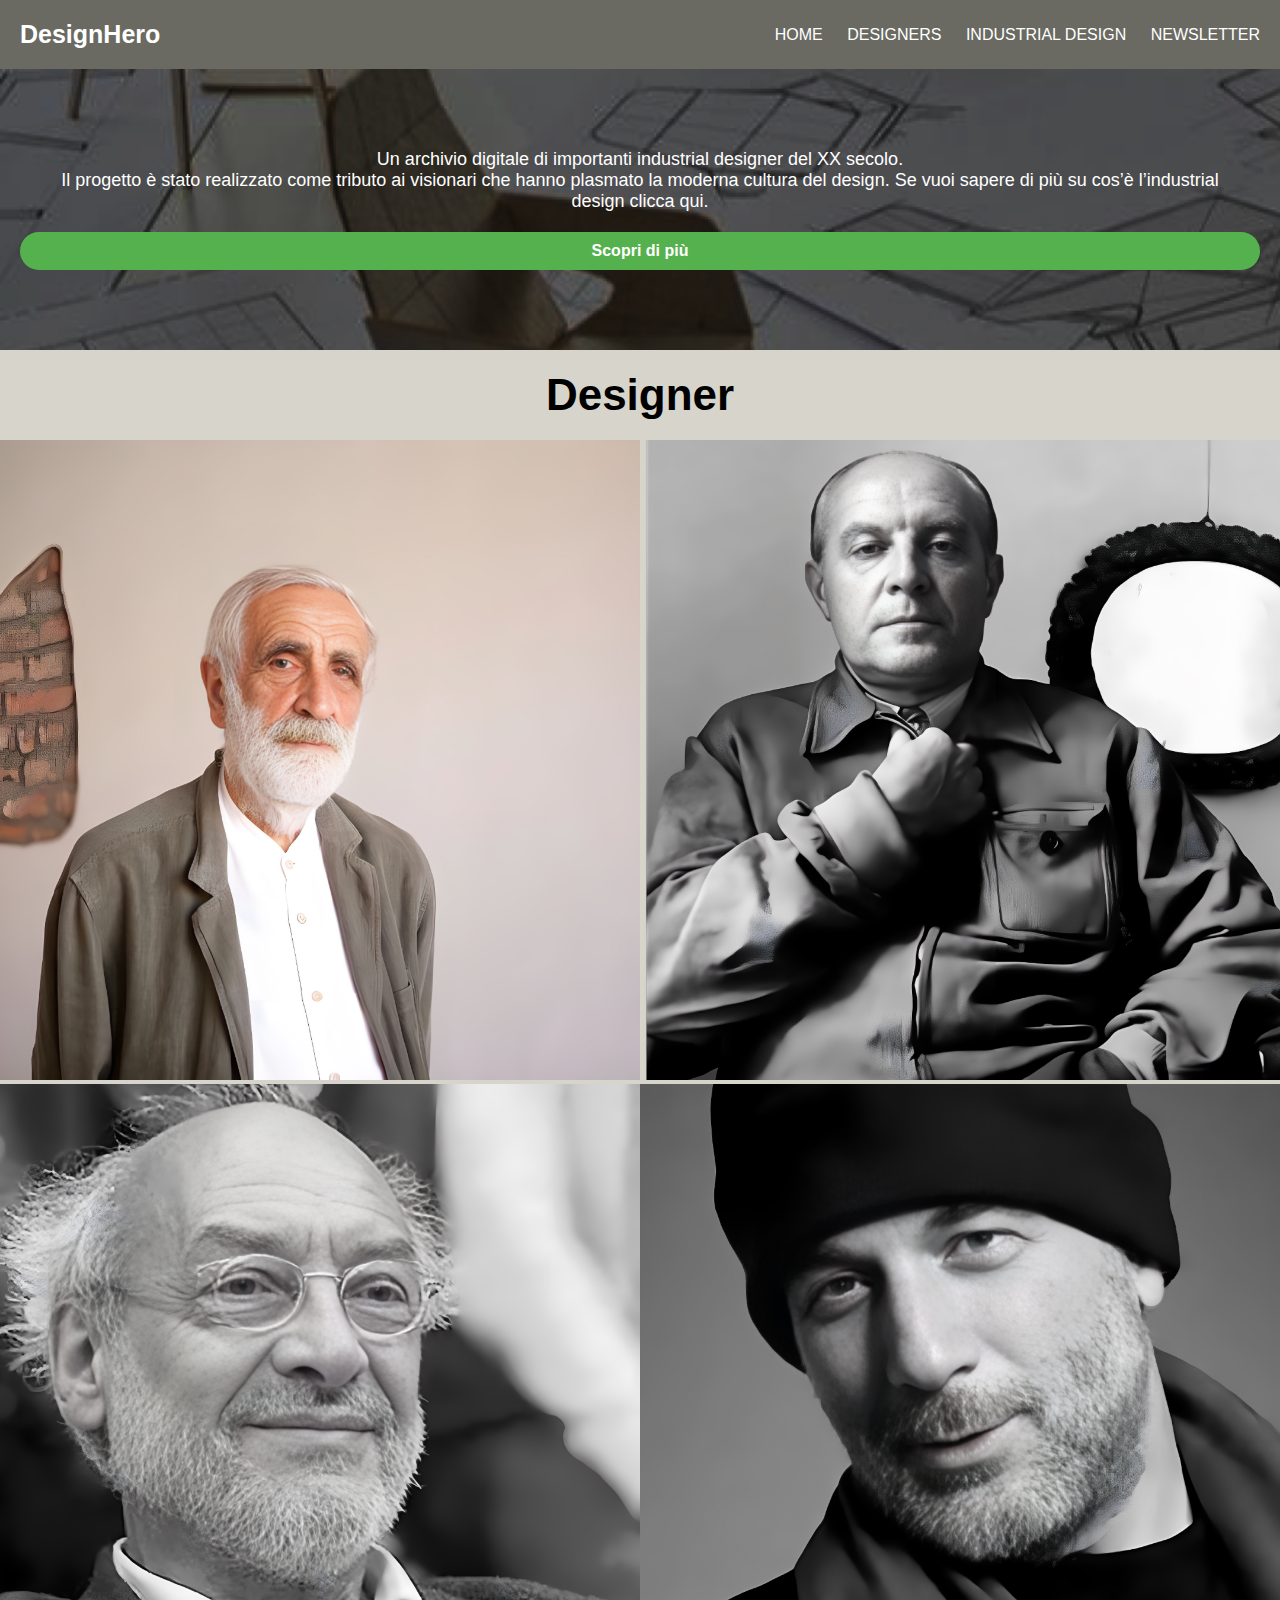
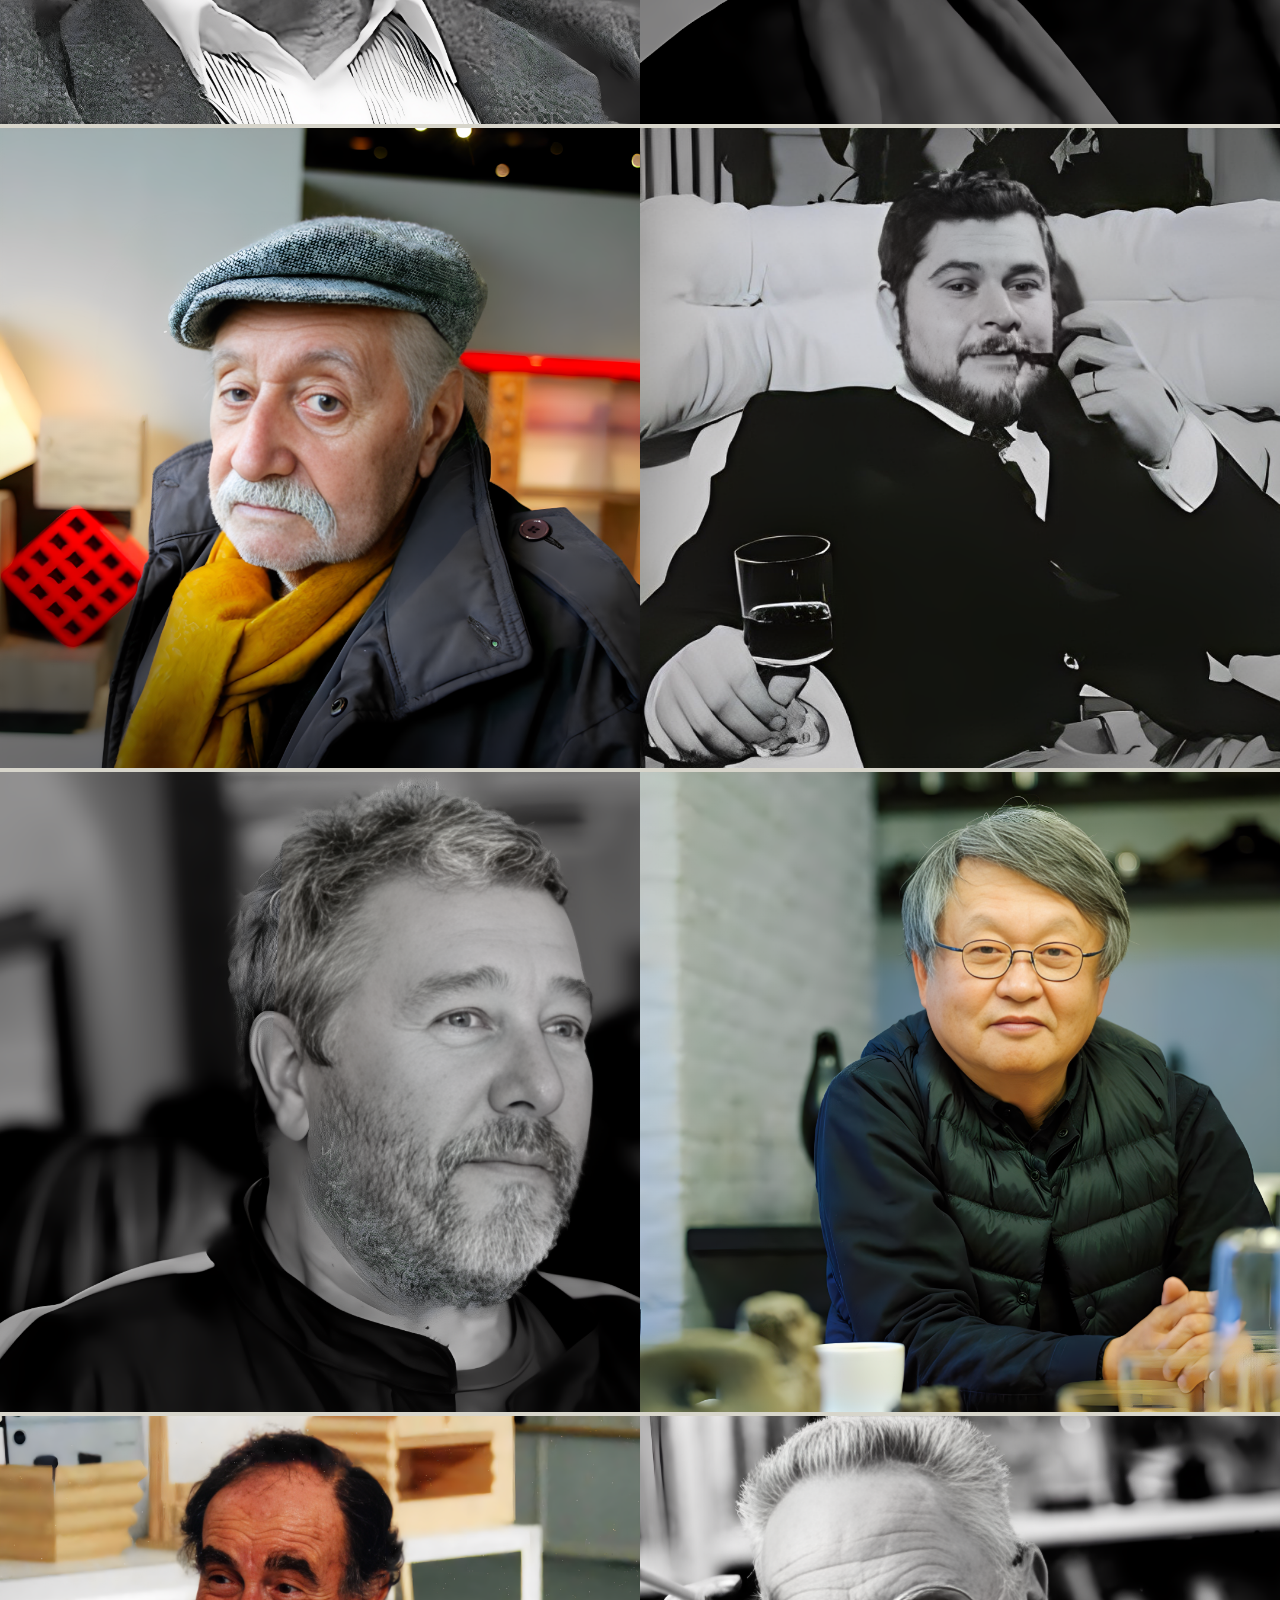
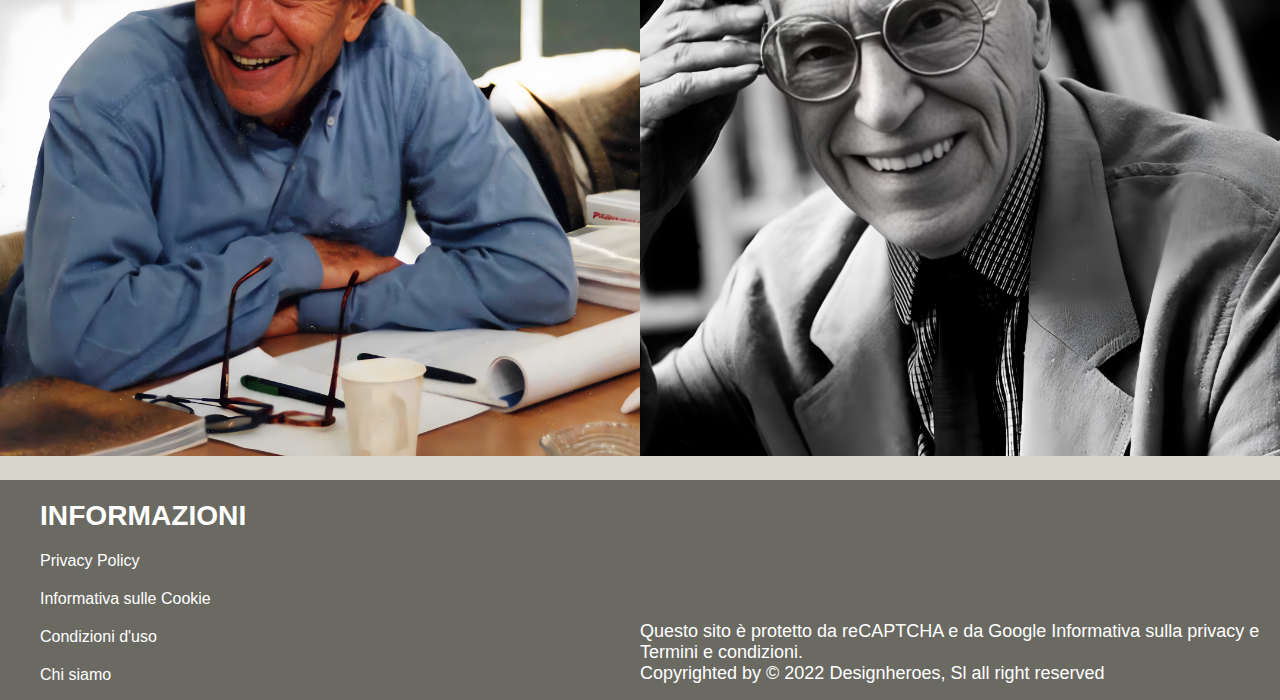
<file: index.html>
<!DOCTYPE html>
<html lang="it">
<head>
    <meta charset="UTF-8">
    <meta name="viewport" content="width=device-width, initial-scale=1.0">
    <link rel="stylesheet" href="style.css">
    <script src="javascript.js"></script>
    <title>Homepage - DesignHero</title>
</head>
<body>
    <header>
        <div class="logo">DesignHero</div>
        <nav>
            <ul>
                <li><a href="index.html">HOME</a></li>
                <li><a href="Designers.html">DESIGNERS</a></li>
                <li><a href="scopri di piu.html">INDUSTRIAL DESIGN</a></li>
                <li><a href="Newsletter.html">NEWSLETTER</a></li>
            </ul>
            <div class="menu-toggle">
                <div class="bar"></div>
                <div class="bar"></div>
                <div class="bar"></div>
                <div class="bar"></div>
            </div>
        </nav>
    </header>
    

    <section class="hero">
        <div class="hero-content">
            <p>Un archivio digitale di importanti industrial designer del XX secolo. <br>Il progetto è stato realizzato come tributo ai visionari che hanno plasmato la moderna cultura del design. Se vuoi sapere di più su cos’è l’industrial design <a href="scopri di piu.html">clicca qui</a>.</p>
            <a href="scopri di piu.html" class="cta-button">Scopri di più</a>
        </div>
    </section>

    <section class="container">
        <h2>Designer</h2>
        <div class="grid">
            <div class="grid-item">
                <a href="enzo-mari.html" class="tooltip" title="Enzo Mari">
                    <img src="img/foto 1.png" alt="Designer 1">
                    <div class="overlay"></div> 
                    <span class="tooltip-text">Enzo Mari</span>
                </a>
            </div>
            <div class="grid-item">
                <a href="Gio-ponti.html" class="tooltip" title="Gio Ponti">
                    <img src="img/Gio Ponti 2k.png" alt="Designer 2">
                    <div class="overlay"></div> 
                    <span class="tooltip-text">Gio Ponti</span>
                </a>
            </div>
            <div class="grid-item">
                <a href="Gaetano-Pesce.html" class="tooltip" title="Gaetano Pesce">
                    <img src="img/Gaetano pesce 2k.png" alt="Designer 3">
                    <div class="overlay"></div> 
                    <span class="tooltip-text">Gaetano Pesce</span>
                </a>
            </div>
            <div class="grid-item">
                <a href="Ron-Arad.html" class="tooltip" title="Ron Arad">
                    <img src="img/Ron Arad 2k.png" alt="Designer 4">
                    <div class="overlay"></div> 
                    <span class="tooltip-text">Ron Arad</span>
                </a>
            </div>
            <div class="grid-item">
                <a href="Ettore-sottsass.html" class="tooltip" title="Ettore Sottsass">
                    <img src="img/ettore2k.png" alt="Designer 1">
                    <div class="overlay"></div> 
                    <span class="tooltip-text">Ettore Sottsass</span>
                </a>
            </div>
            <div class="grid-item">
                <a href="Joe Colombo.html" class="tooltip" title="Joe Colombo">
                    <img src="img/joe colombo 2k.png" alt="Designer 1">
                    <div class="overlay"></div> 
                    <span class="tooltip-text">Joe Colombo</span>
                </a>
            </div>
            <div class="grid-item">
                <a href="Philippe-Starck.html" class="tooltip" title="Philippe Starck">
                    <img src="img/Philippe starck 2k.png" alt="Designer 1">
                    <div class="overlay"></div> 
                    <span class="tooltip-text">Philippe Starck</span>
                </a>
            </div>
            <div class="grid-item">
                <a href="Naoto-Fukasawa.html" class="tooltip" title="Naoto Fukasawa">
                    <img src="img/naoto2k.png" alt="Designer 1">
                    <div class="overlay"></div> 
                    <span class="tooltip-text">Naoto Fukasawa</span>
                </a>
            </div>
            <div class="grid-item">
                <a href="Vico-Magistretti.html" class="tooltip" title="Vico Magistretti">
                    <img src="img/Vico Magistretti 2k.png" alt="Designer 1">
                    <div class="overlay"></div> 
                    <span class="tooltip-text">Vico Magistretti</span>
                </a>
            </div>
            <div class="grid-item">
                <a href="Achille-Castiglioni.html" class="tooltip" title="Achille Castiglioni">
                    <img src="img/achille castiglioni 2k.png" alt="Designer 1">
                    <div class="overlay"></div> 
                    <span class="tooltip-text">Achille Castiglioni</span>
                </a>
            </div>
        </div>
    </section>

    <footer>
        <div class="footer-column">
            <h4>INFORMAZIONI</h4>
            <nav class="footerio">
                    <li><a href="privacy-policy.html">Privacy Policy</a></li>
                    <li><a href="Informazione-sui-coockie.html">Informativa sulle Cookie</a></li>
                    <li><a href="condizioni-d'uso.html">Condizioni d'uso</a></li>
                    <li><a href="chi-siamo.html">Chi siamo</a></li>
            </nav>
        </div>
        <div class="footer-column">
            <p>Questo sito è protetto da reCAPTCHA e da <a href="https://policies.google.com/privacy">Google Informativa sulla privacy</a> e <a href="https://policies.google.com/terms">Termini e condizioni.</a></p>
            <p>Copyrighted by © 2022 Designheroes, Sl all right reserved</p>
        </div>
    </footer>
    
</body>
</html>
</file>
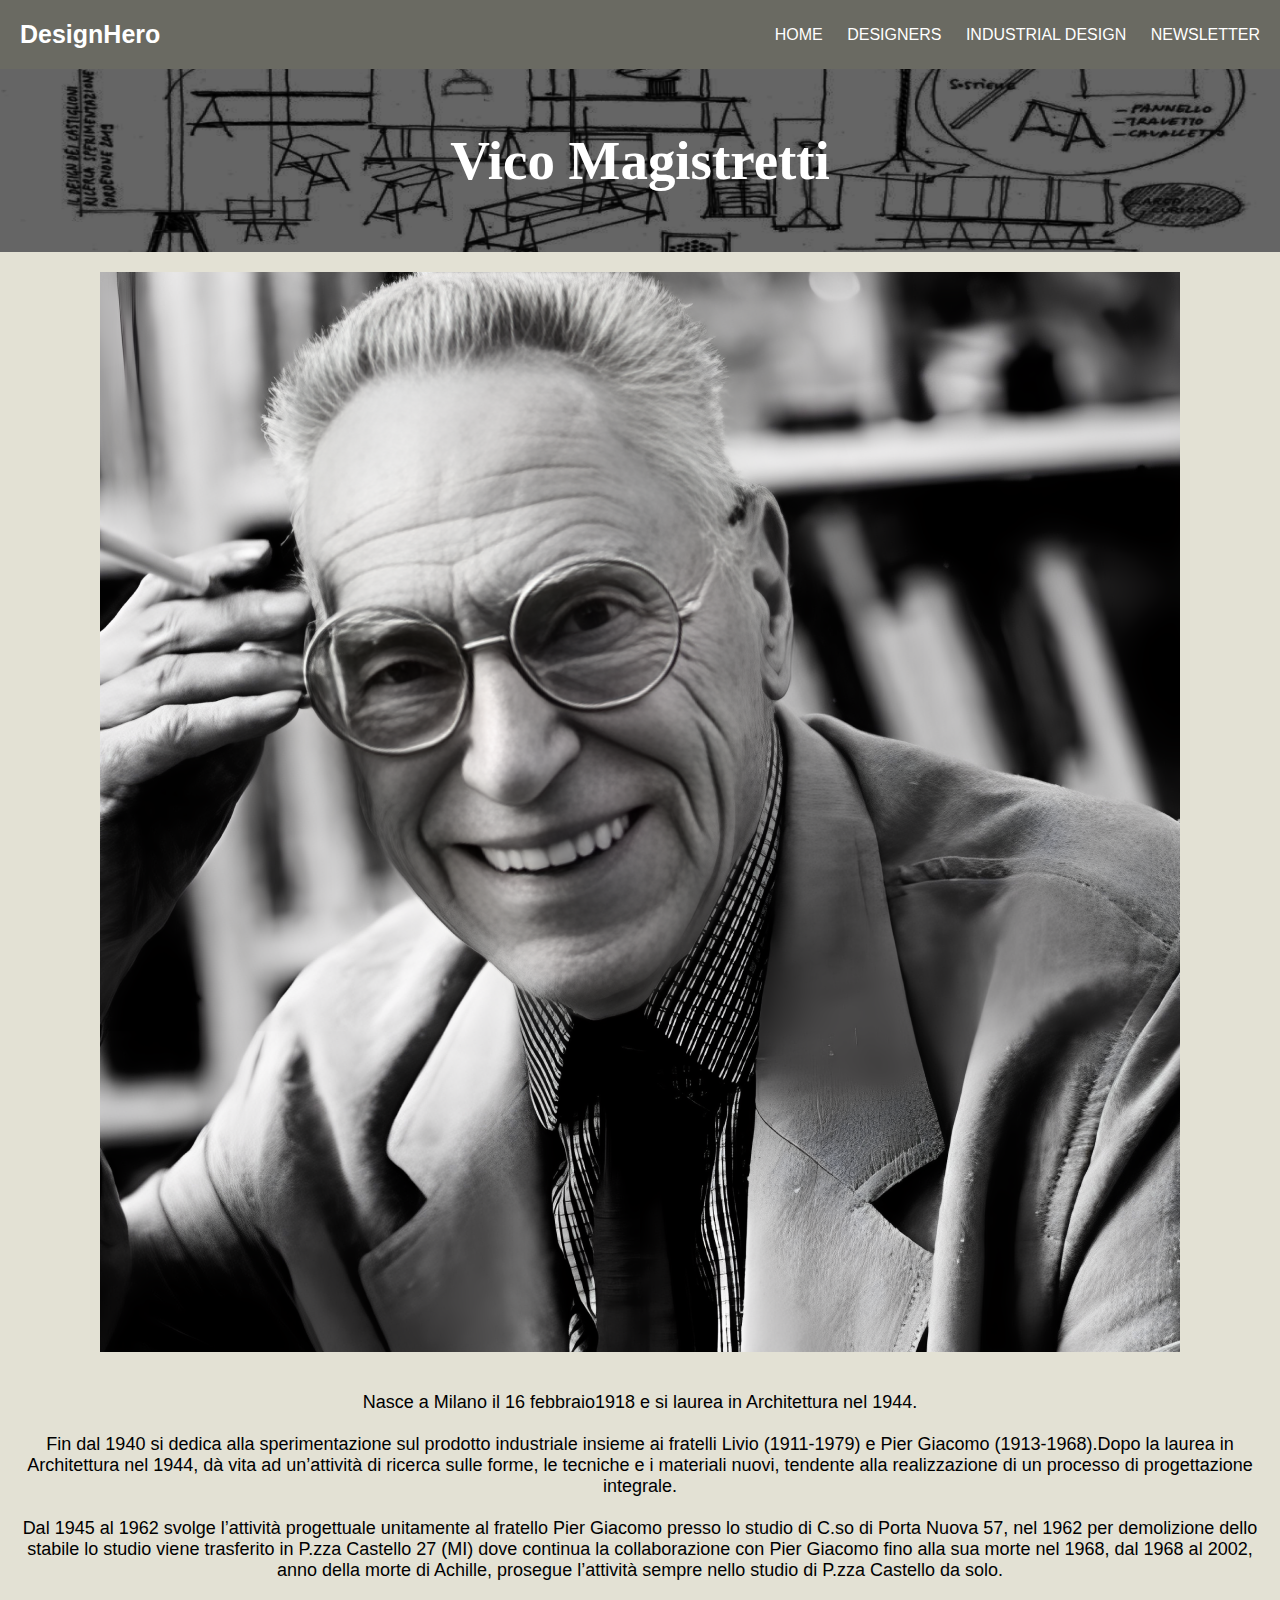
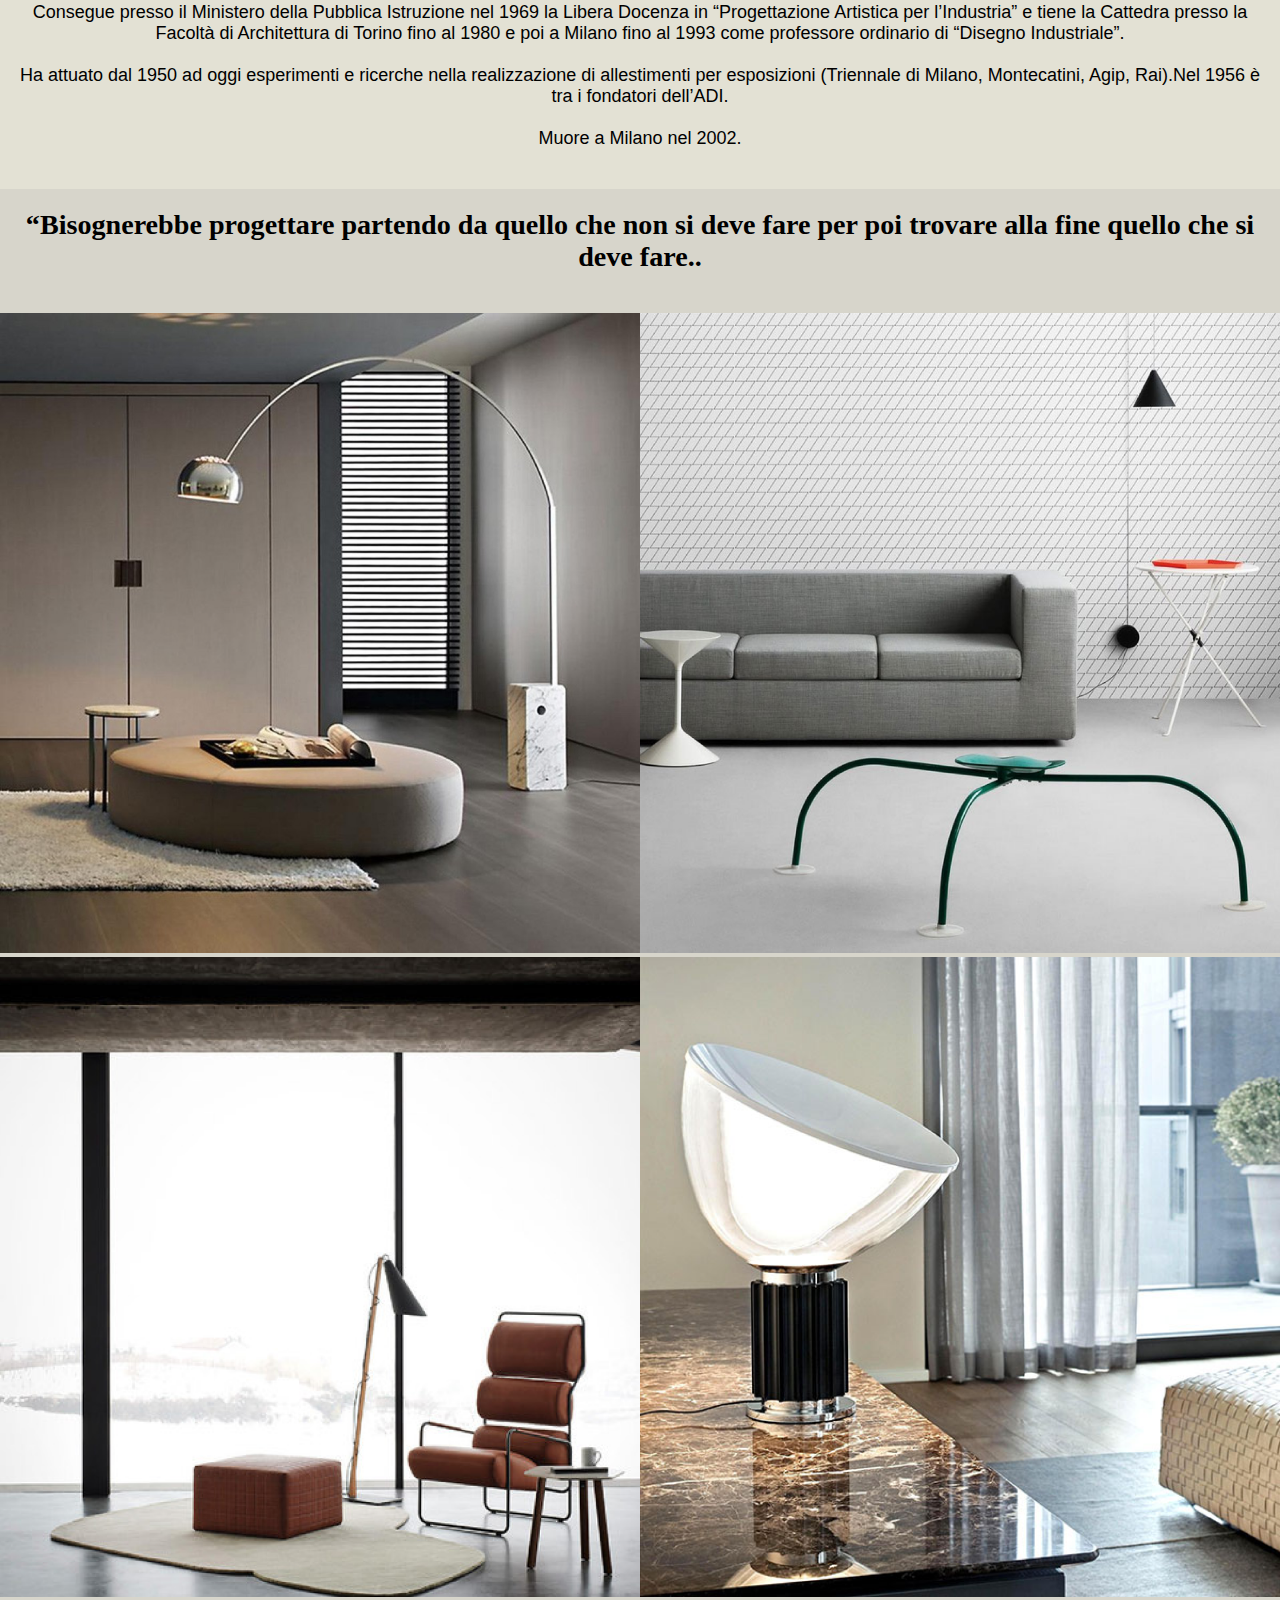
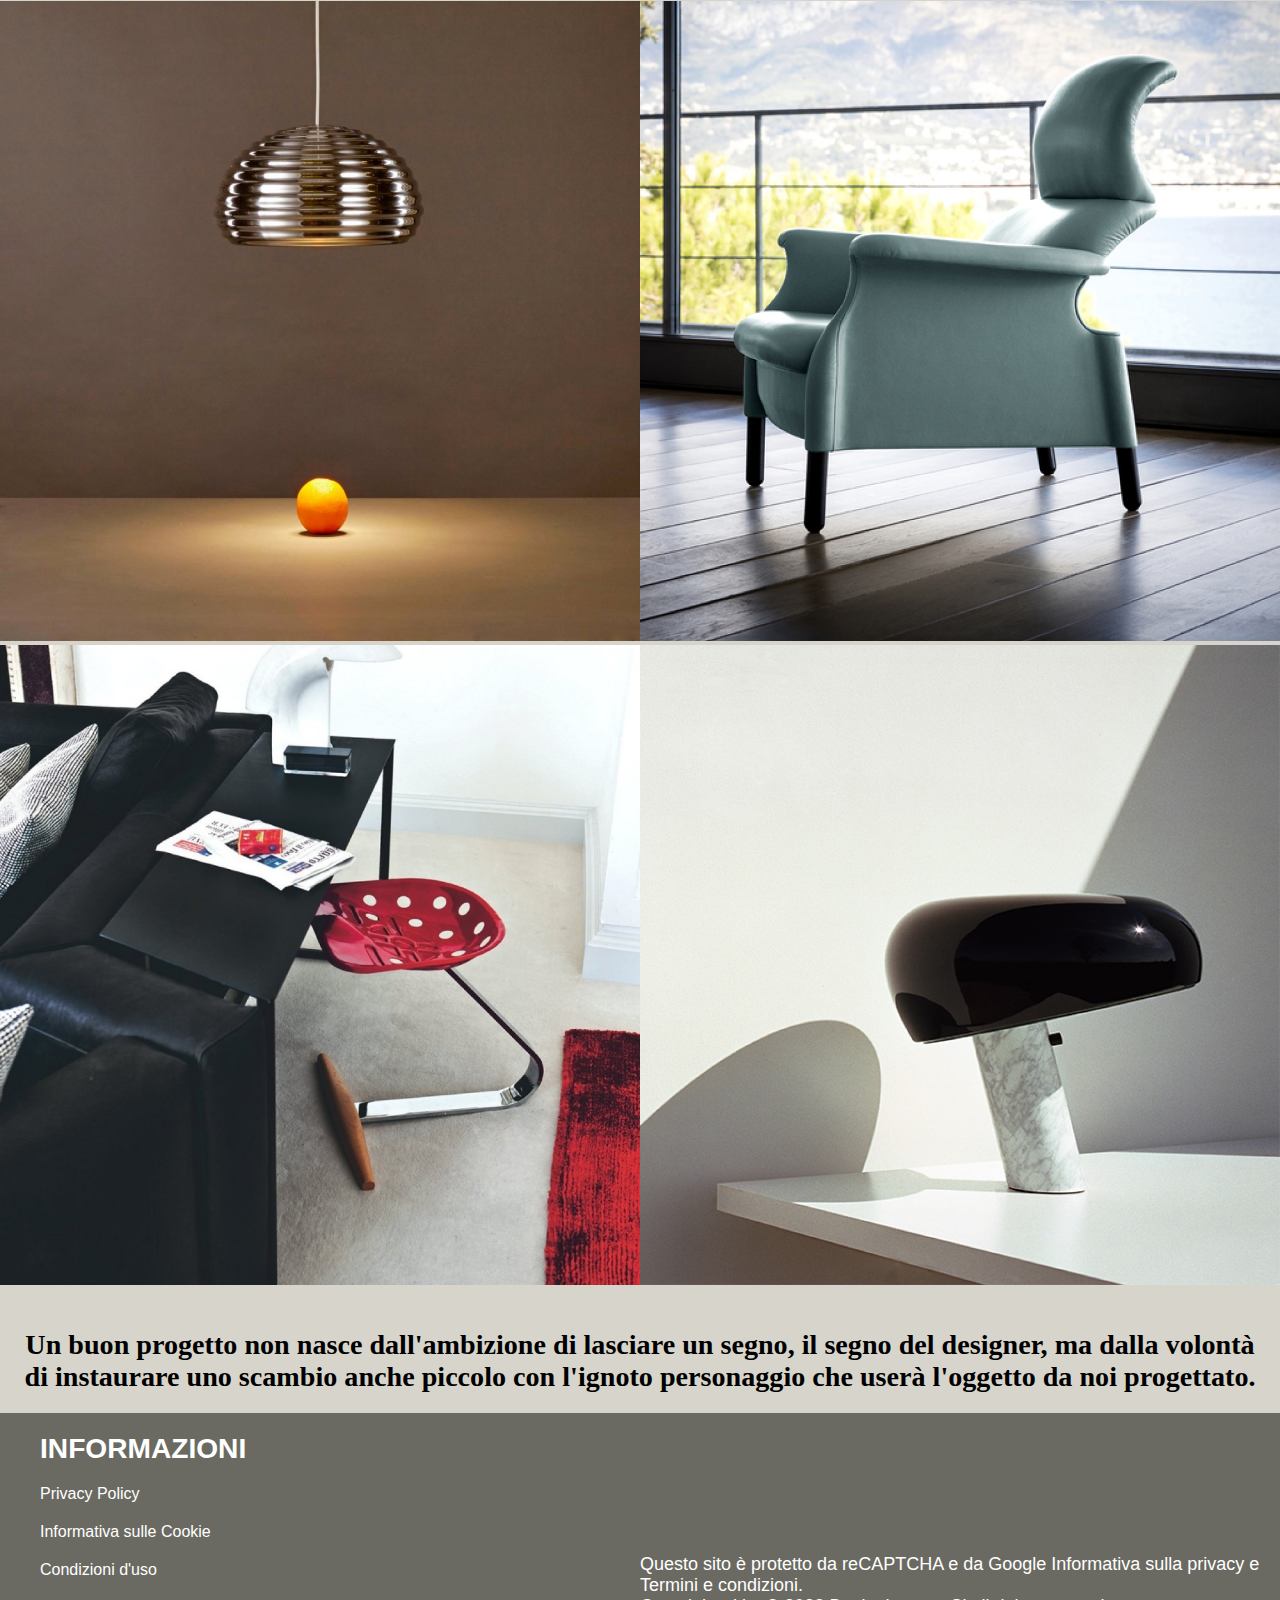
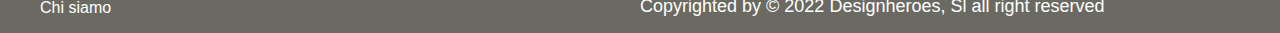
<file: Achille-Castiglioni.html>
<!DOCTYPE html>
<html lang="it">
<head>
    <meta charset="UTF-8">
    <meta name="viewport" content="width=device-width, initial-scale=1.0">
    <link rel="stylesheet" href="style.css">
    <script src="javascript.js"></script>
    <title>Homepage - DesignHero</title>
</head>
<body>
    <header>
        <div class="logo">DesignHero</div>
        <nav>
            <ul>
                <li><a href="index.html">HOME</a></li>
                <li><a href="Designers.html">DESIGNERS</a></li>
                <li><a href="scopri di piu.html">INDUSTRIAL DESIGN</a></li>
                <li><a href="Newsletter.html">NEWSLETTER</a></li>
            </ul>
            <div class="menu-toggle">
                <div class="bar"></div>
                <div class="bar"></div>
                <div class="bar"></div>
                <div class="bar"></div>
            </div>
        </nav>
    </header>

    <section class="heroachille">
        <div class="hero-content">
            <h1>Vico Magistretti</h1>
        </div>
    </section>
    
    <section class="achillebio">
        <div class="achillecard1">
            <img src="img/achille castiglioni 2k.png" alt="">
            <p>
                Nasce a Milano il 16 febbraio1918 e si laurea in Architettura nel 1944.<br><br>
                Fin dal 1940 si dedica alla sperimentazione sul prodotto industriale insieme ai fratelli Livio (1911-1979) e Pier Giacomo (1913-1968).Dopo la laurea in Architettura nel 1944, dà vita ad un’attività di ricerca sulle forme, le tecniche e i materiali nuovi, tendente alla realizzazione di un processo di progettazione integrale.<br><br>
                Dal 1945 al 1962 svolge l’attività progettuale unitamente al fratello Pier Giacomo presso lo studio di C.so di Porta Nuova 57, nel 1962 per demolizione dello stabile lo studio viene trasferito in P.zza Castello 27 (MI) dove continua la collaborazione con Pier Giacomo fino alla sua morte nel 1968, dal 1968 al 2002, anno della morte di Achille, prosegue l’attività sempre nello studio di P.zza Castello da solo.<br><br>
                Consegue presso il Ministero della Pubblica Istruzione nel 1969 la Libera Docenza in “Progettazione Artistica per l’Industria” e tiene la Cattedra presso la Facoltà di Architettura di Torino fino al 1980 e poi a Milano fino al 1993 come professore ordinario di “Disegno Industriale”.<br><br>
                Ha attuato dal 1950 ad oggi esperimenti e ricerche nella realizzazione di allestimenti per esposizioni (Triennale di Milano, Montecatini, Agip, Rai).Nel 1956 è tra i fondatori dell’ADI.<br><br>
                Muore a Milano nel 2002.
            </p>
        </div>
    </section>
    <div class="achilleinfo">
        <h4>“Bisognerebbe progettare partendo da quello che non si deve fare per poi trovare alla fine quello che si deve fare..</h4>
    </div>

    <section class="container">
        <div class="grid">
            <div class="grid-item">
                <a href="enzo-mari.html" class="tooltip" title="Opera1">
                    <img src="img/achille12k.png" alt="Designer 1">
                    <div class="overlay"></div> 
                    <span class="tooltip-text">Lampada ad arco</span>
                </a>
            </div>
            <div class="grid-item">
                <a href="pagina1.html" class="tooltip" title="Opera2">
                    <img src="img/achille22k.png" alt="Designer 2">
                    <div class="overlay"></div> 
                    <span class="tooltip-text">Alunaggio, sedie.</span>
                </a>
            </div>
            <div class="grid-item">
                <a href="pagina1.html" class="tooltip" title="Opera3">
                    <img src="img/achille32k.png" alt="Designer 3">
                    <div class="overlay"></div> 
                    <span class="tooltip-text">Maul, poltrona.</span>
                </a>
            </div>
            <div class="grid-item">
                <a href="pagina1.html" class="tooltip" title="Opera4">
                    <img src="img/achille42k.png" alt="Designer 4">
                    <div class="overlay"></div> 
                    <span class="tooltip-text">Taccia, lampada</span>
                </a>
            </div>
            <div class="grid-item">
                <a href="pagina1.html" class="tooltip" title="Opera5">
                    <img src="img/achille52k.png" alt="Designer 1">
                    <div class="overlay"></div> 
                    <span class="tooltip-text">Spulghen brau, lampada</span>
                </a>
            </div>
            <div class="grid-item">
                <a href="pagina1.html" class="tooltip" title="Opera6">
                    <img src="img/achille 62k.png" alt="Designer 1">
                    <div class="overlay"></div> 
                    <span class="tooltip-text">Sanluca, poltrona</span>
                </a>
            </div>
            <div class="grid-item">
                <a href="pagina1.html" class="tooltip" title="Opera7">
                    <img src="img/achille72k.png" alt="Designer 1">
                    <div class="overlay"></div> 
                    <span class="tooltip-text">Mezzadro, sedile</span>
                </a>
            </div>
            <div class="grid-item">
                <a href="pagina1.html" class="tooltip" title="Opera8">
                    <img src="img/achille82k.png" alt="Designer 1">
                    <div class="overlay"></div> 
                    <span class="tooltip-text">Snoopy, Lampada</span>
                </a>
            </div>
        </div>
    </section>

    <div class="achilleinfo">
        <h4>Un buon progetto non nasce dall'ambizione di lasciare un segno, il segno del designer, ma dalla volontà di instaurare uno scambio anche piccolo con l'ignoto personaggio che userà l'oggetto da noi progettato.</h4>
    </div>




    <footer>
        <div class="footer-column">
            <h4>INFORMAZIONI</h4>
            <nav class="footerio">
                    <li><a href="privacy-policy.html">Privacy Policy</a></li>
                    <li><a href="Informazione-sui-coockie.html">Informativa sulle Cookie</a></li>
                    <li><a href="condizioni-d'uso.html">Condizioni d'uso</a></li>
                    <li><a href="chi-siamo.html">Chi siamo</a></li>
            </nav>
        </div>
        <div class="footer-column">
            <p>Questo sito è protetto da reCAPTCHA e da <a href="https://policies.google.com/privacy">Google Informativa sulla privacy</a> e <a href="https://policies.google.com/terms">Termini e condizioni.</a></p>
            <p>Copyrighted by © 2022 Designheroes, Sl all right reserved</p>
        </div>
    </footer>
</body>
</html>
</file>
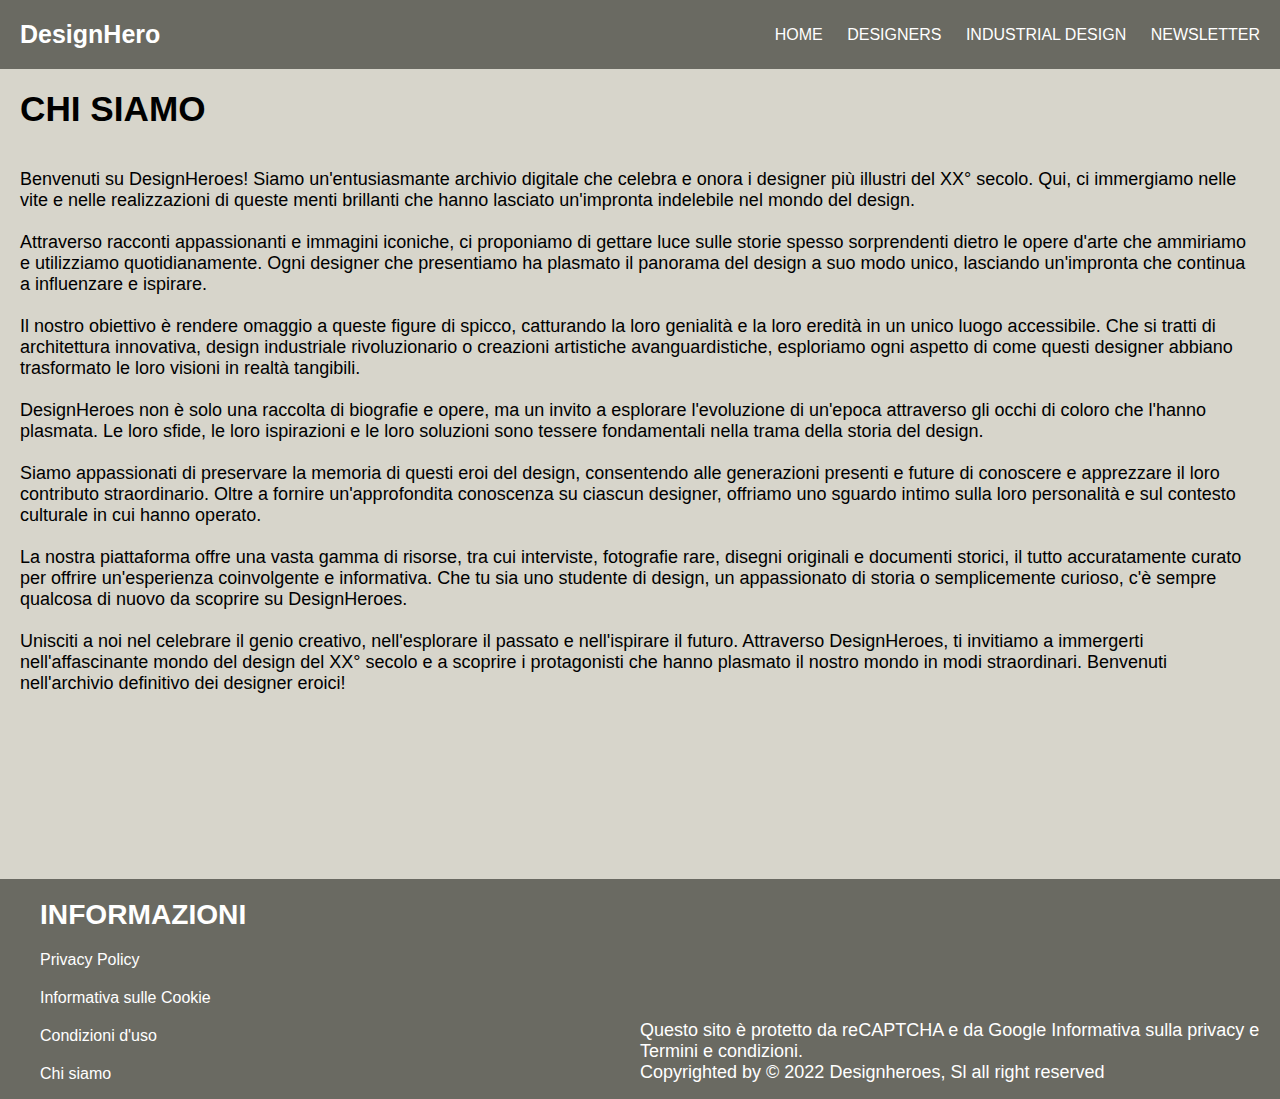
<file: chi-siamo.html>
<!DOCTYPE html>
<html lang="it">
<head>
    <meta charset="UTF-8">
    <meta name="viewport" content="width=device-width, initial-scale=1.0">
    <link rel="stylesheet" href="style.css">
    <script src="javascript.js"></script>
    <title>Homepage - DesignHero</title>
</head>
<body>
    <header>
        <div class="logo">DesignHero</div>
        <nav>
            <ul>
                <li><a href="index.html">HOME</a></li>
                <li><a href="Designers.html">DESIGNERS</a></li>
                <li><a href="scopri di piu.html">INDUSTRIAL DESIGN</a></li>
                <li><a href="Newsletter.html">NEWSLETTER</a></li>
            </ul>
            <div class="menu-toggle">
                <div class="bar"></div>
                <div class="bar"></div>
                <div class="bar"></div>
                <div class="bar"></div>
            </div>
        </nav>
    </header>

    <div class="privacypolicy2">
        <h3>CHI SIAMO</h3>
        <p>
            Benvenuti su DesignHeroes! Siamo un'entusiasmante archivio digitale che celebra e onora i designer più illustri del XX° secolo. Qui, ci immergiamo nelle vite e nelle realizzazioni di queste menti brillanti che hanno lasciato un'impronta indelebile nel mondo del design.<br><br>
            Attraverso racconti appassionanti e immagini iconiche, ci proponiamo di gettare luce sulle storie spesso sorprendenti dietro le opere d'arte che ammiriamo e utilizziamo quotidianamente. Ogni designer che presentiamo ha plasmato il panorama del design a suo modo unico, lasciando un'impronta che continua a influenzare e ispirare.<br><br>
            Il nostro obiettivo è rendere omaggio a queste figure di spicco, catturando la loro genialità e la loro eredità in un unico luogo accessibile. Che si tratti di architettura innovativa, design industriale rivoluzionario o creazioni artistiche avanguardistiche, esploriamo ogni aspetto di come questi designer abbiano trasformato le loro visioni in realtà tangibili.<br><br>
            DesignHeroes non è solo una raccolta di biografie e opere, ma un invito a esplorare l'evoluzione di un'epoca attraverso gli occhi di coloro che l'hanno plasmata. Le loro sfide, le loro ispirazioni e le loro soluzioni sono tessere fondamentali nella trama della storia del design.<br><br>
            Siamo appassionati di preservare la memoria di questi eroi del design, consentendo alle generazioni presenti e future di conoscere e apprezzare il loro contributo straordinario. Oltre a fornire un'approfondita conoscenza su ciascun designer, offriamo uno sguardo intimo sulla loro personalità e sul contesto culturale in cui hanno operato.<br><br>
            La nostra piattaforma offre una vasta gamma di risorse, tra cui interviste, fotografie rare, disegni originali e documenti storici, il tutto accuratamente curato per offrire un'esperienza coinvolgente e informativa. Che tu sia uno studente di design, un appassionato di storia o semplicemente curioso, c'è sempre qualcosa di nuovo da scoprire su DesignHeroes.<br><br>
            Unisciti a noi nel celebrare il genio creativo, nell'esplorare il passato e nell'ispirare il futuro. Attraverso DesignHeroes, ti invitiamo a immergerti nell'affascinante mondo del design del XX° secolo e a scoprire i protagonisti che hanno plasmato il nostro mondo in modi straordinari. Benvenuti nell'archivio definitivo dei designer eroici!
        </p>
    </div>
    
    <footer>
        <div class="footer-column">
            <h4>INFORMAZIONI</h4>
            <nav class="footerio">
                    <li><a href="privacy-policy.html">Privacy Policy</a></li>
                    <li><a href="Informazione-sui-coockie.html">Informativa sulle Cookie</a></li>
                    <li><a href="condizioni-d'uso.html">Condizioni d'uso</a></li>
                    <li><a href="chi-siamo.html">Chi siamo</a></li>
            </nav>
        </div>
        <div class="footer-column">
            <p>Questo sito è protetto da reCAPTCHA e da <a href="https://policies.google.com/privacy">Google Informativa sulla privacy</a> e <a href="https://policies.google.com/terms">Termini e condizioni.</a></p>
            <p>Copyrighted by © 2022 Designheroes, Sl all right reserved</p>
        </div>
    </footer>
</body>
</file>
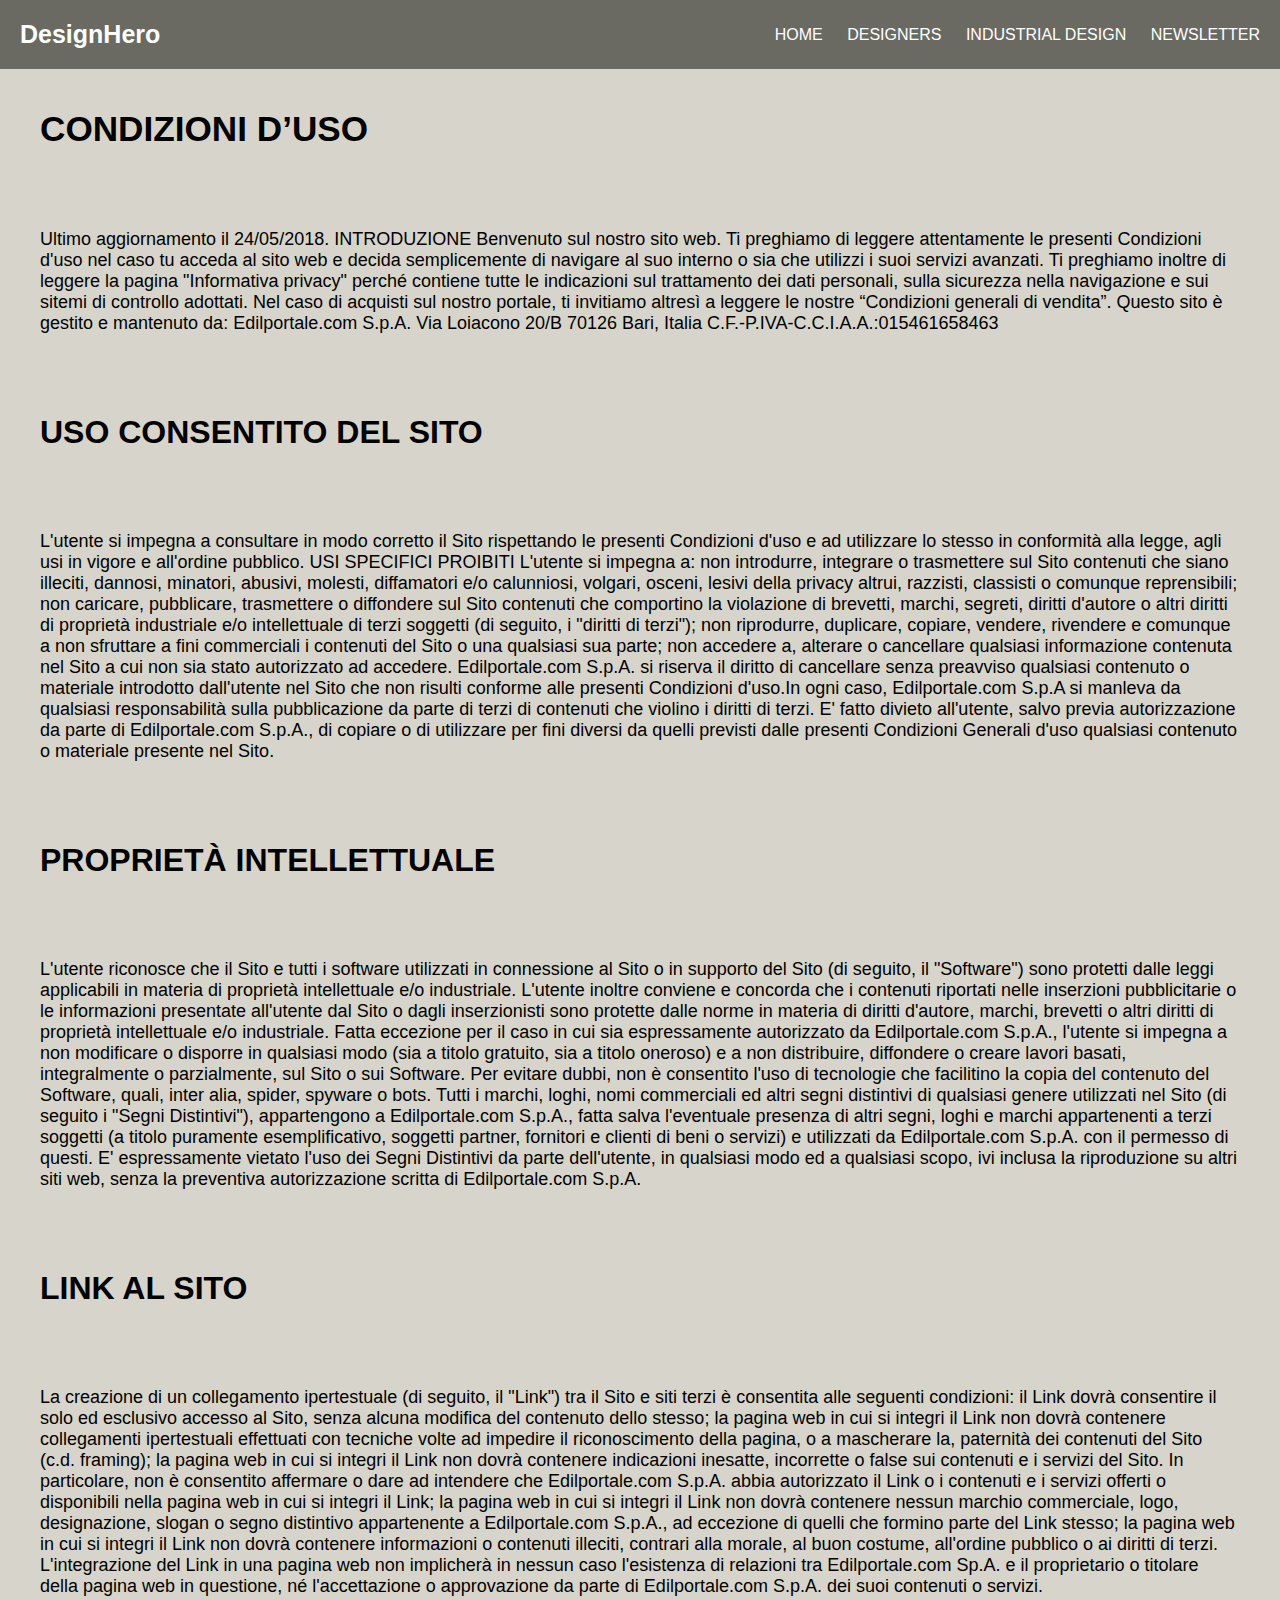
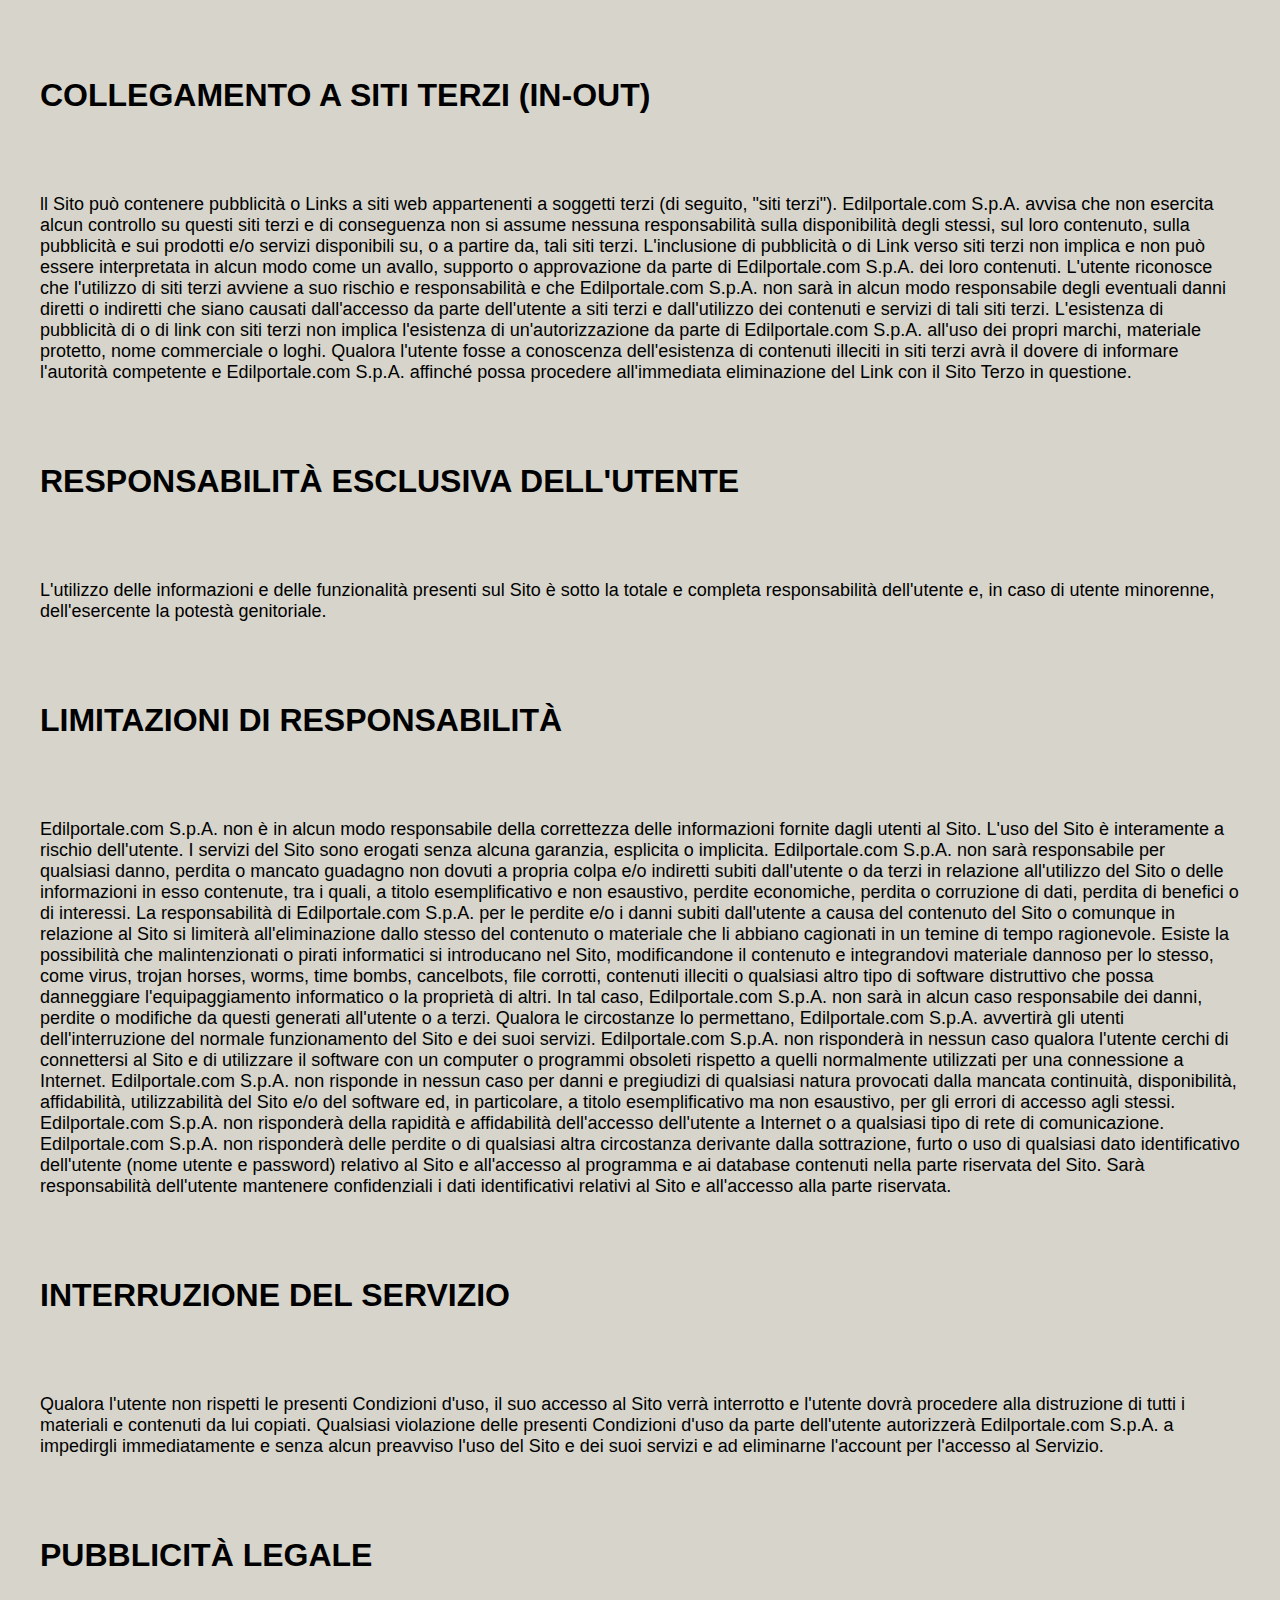
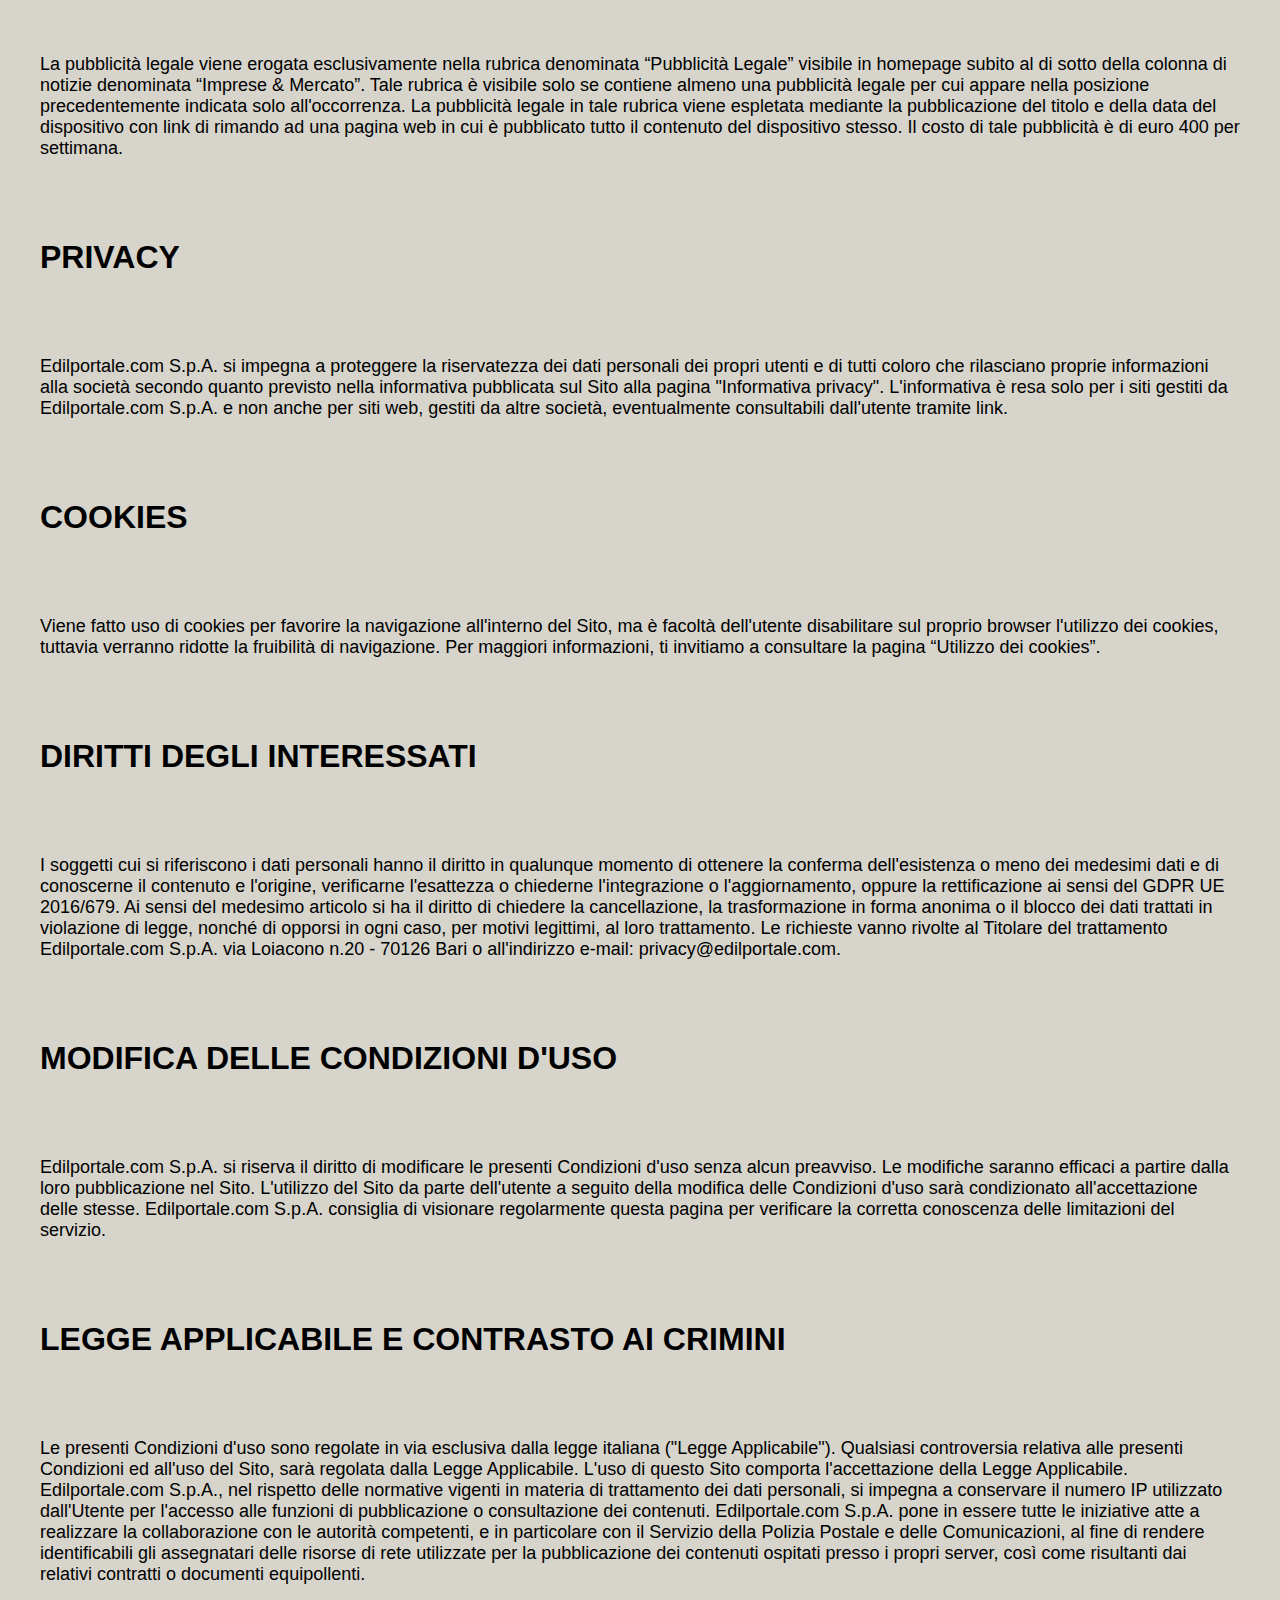
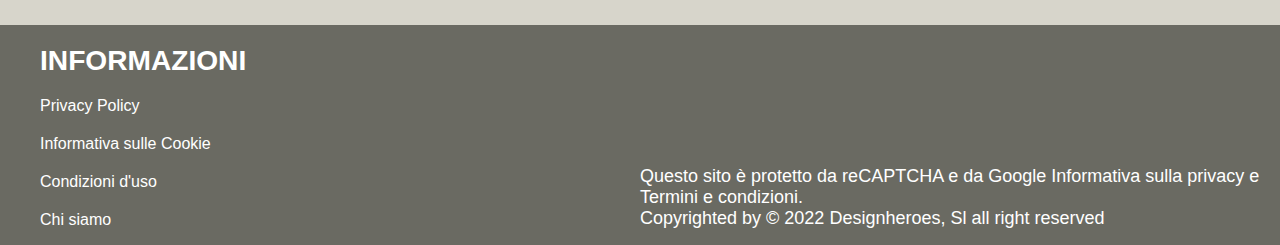
<file: condizioni-d'uso.html>
<!DOCTYPE html>
<html lang="it">
<head>
    <meta charset="UTF-8">
    <meta name="viewport" content="width=device-width, initial-scale=1.0">
    <link rel="stylesheet" href="style.css">
    <script src="javascript.js"></script>
    <title>Homepage - DesignHero</title>
</head>
<body>
    <header>
        <div class="logo">DesignHero</div>
        <nav>
            <ul>
                <li><a href="index.html">HOME</a></li>
                <li><a href="Designers.html">DESIGNERS</a></li>
                <li><a href="scopri di piu.html">INDUSTRIAL DESIGN</a></li>
                <li><a href="Newsletter.html">NEWSLETTER</a></li>
            </ul>
            <div class="menu-toggle">
                <div class="bar"></div>
                <div class="bar"></div>
                <div class="bar"></div>
                <div class="bar"></div>
            </div>
        </nav>
    </header>

    <div class="privacypolicy11">
        <h3>CONDIZIONI D’USO</h3>
        <p>Ultimo aggiornamento il 24/05/2018.
INTRODUZIONE
Benvenuto sul nostro sito web. Ti preghiamo di leggere attentamente le presenti Condizioni d'uso nel caso tu acceda al sito web e decida semplicemente di navigare al suo interno o sia che utilizzi i suoi servizi avanzati. Ti preghiamo inoltre di leggere la pagina "Informativa privacy" perché contiene tutte le indicazioni sul trattamento dei dati personali, sulla sicurezza nella navigazione e sui sitemi di controllo adottati. Nel caso di acquisti sul nostro portale, ti invitiamo altresì a leggere le nostre “Condizioni generali di vendita”.
Questo sito è gestito e mantenuto da:
Edilportale.com S.p.A.
Via Loiacono 20/B
70126 Bari, Italia
C.F.-P.IVA-C.C.I.A.A.:015461658463</p>

<h5>USO CONSENTITO DEL SITO </h5>

<p>L'utente si impegna a consultare in modo corretto il Sito rispettando le presenti Condizioni d'uso e ad utilizzare lo stesso in conformità alla legge, agli usi in vigore e all'ordine pubblico.
USI SPECIFICI PROIBITI
L'utente si impegna a:
non introdurre, integrare o trasmettere sul Sito contenuti che siano illeciti, dannosi, minatori, abusivi, molesti, diffamatori e/o calunniosi, volgari, osceni, lesivi della privacy altrui, razzisti, classisti o comunque reprensibili;
non caricare, pubblicare, trasmettere o diffondere sul Sito contenuti che comportino la violazione di brevetti, marchi, segreti, diritti d'autore o altri diritti di proprietà industriale e/o intellettuale di terzi soggetti (di seguito, i "diritti di terzi");
non riprodurre, duplicare, copiare, vendere, rivendere e comunque a non sfruttare a fini commerciali i contenuti del Sito o una qualsiasi sua parte;
non accedere a, alterare o cancellare qualsiasi informazione contenuta nel Sito a cui non sia stato autorizzato ad accedere.
Edilportale.com S.p.A. si riserva il diritto di cancellare senza preavviso qualsiasi contenuto o materiale introdotto dall'utente nel Sito che non risulti conforme alle presenti Condizioni d'uso.In ogni caso, Edilportale.com S.p.A si manleva da qualsiasi responsabilità sulla pubblicazione da parte di terzi di contenuti che violino i diritti di terzi. E' fatto divieto all'utente, salvo previa autorizzazione da parte di Edilportale.com S.p.A., di copiare o di utilizzare per fini diversi da quelli previsti dalle presenti Condizioni Generali d'uso qualsiasi contenuto o materiale presente nel Sito.
</p>
<h5>
PROPRIETÀ INTELLETTUALE
</h5>
<p>
L'utente riconosce che il Sito e tutti i software utilizzati in connessione al Sito o in supporto del Sito (di seguito, il "Software") sono protetti dalle leggi applicabili in materia di proprietà intellettuale e/o industriale. L'utente inoltre conviene e concorda che i contenuti riportati nelle inserzioni pubblicitarie o le informazioni presentate all'utente dal Sito o dagli inserzionisti sono protette dalle norme in materia di diritti d'autore, marchi, brevetti o altri diritti di proprietà intellettuale e/o industriale. Fatta eccezione per il caso in cui sia espressamente autorizzato da Edilportale.com S.p.A., l'utente si impegna a non modificare o disporre in qualsiasi modo (sia a titolo gratuito, sia a titolo oneroso) e a non distribuire, diffondere o creare lavori basati, integralmente o parzialmente, sul Sito o sui Software. Per evitare dubbi, non è consentito l'uso di tecnologie che facilitino la copia del contenuto del Software, quali, inter alia, spider, spyware o bots. Tutti i marchi, loghi, nomi commerciali ed altri segni distintivi di qualsiasi genere utilizzati nel Sito (di seguito i "Segni Distintivi"), appartengono a Edilportale.com S.p.A., fatta salva l'eventuale presenza di altri segni, loghi e marchi appartenenti a terzi soggetti (a titolo puramente esemplificativo, soggetti partner, fornitori e clienti di beni o servizi) e utilizzati da Edilportale.com S.p.A. con il permesso di questi. E' espressamente vietato l'uso dei Segni Distintivi da parte dell'utente, in qualsiasi modo ed a qualsiasi scopo, ivi inclusa la riproduzione su altri siti web, senza la preventiva autorizzazione scritta di Edilportale.com S.p.A.
</p>
<h5>
LINK AL SITO
</h5>
<p>
La creazione di un collegamento ipertestuale (di seguito, il "Link") tra il Sito e siti terzi è consentita alle seguenti condizioni:
il Link dovrà consentire il solo ed esclusivo accesso al Sito, senza alcuna modifica del contenuto dello stesso;
la pagina web in cui si integri il Link non dovrà contenere collegamenti ipertestuali effettuati con tecniche volte ad impedire il riconoscimento della pagina, o a mascherare la, paternità dei contenuti del Sito (c.d. framing);
la pagina web in cui si integri il Link non dovrà contenere indicazioni inesatte, incorrette o false sui contenuti e i servizi del Sito. In particolare, non è consentito affermare o dare ad intendere che Edilportale.com S.p.A. abbia autorizzato il Link o i contenuti e i servizi offerti o disponibili nella pagina web in cui si integri il Link;
la pagina web in cui si integri il Link non dovrà contenere nessun marchio commerciale, logo, designazione, slogan o segno distintivo appartenente a Edilportale.com S.p.A., ad eccezione di quelli che formino parte del Link stesso;
la pagina web in cui si integri il Link non dovrà contenere informazioni o contenuti illeciti, contrari alla morale, al buon costume, all'ordine pubblico o ai diritti di terzi.
L'integrazione del Link in una pagina web non implicherà in nessun caso l'esistenza di relazioni tra Edilportale.com Sp.A. e il proprietario o titolare della pagina web in questione, né l'accettazione o approvazione da parte di Edilportale.com S.p.A. dei suoi contenuti o servizi.
</p>
<h5>
COLLEGAMENTO A SITI TERZI (IN-OUT)
</h5>
<p>
ll Sito può contenere pubblicità o Links a siti web appartenenti a soggetti terzi (di seguito, "siti terzi"). Edilportale.com S.p.A. avvisa che non esercita alcun controllo su questi siti terzi e di conseguenza non si assume nessuna responsabilità sulla disponibilità degli stessi, sul loro contenuto, sulla pubblicità e sui prodotti e/o servizi disponibili su, o a partire da, tali siti terzi. L'inclusione di pubblicità o di Link verso siti terzi non implica e non può essere interpretata in alcun modo come un avallo, supporto o approvazione da parte di Edilportale.com S.p.A. dei loro contenuti. L'utente riconosce che l'utilizzo di siti terzi avviene a suo rischio e responsabilità e che Edilportale.com S.p.A. non sarà in alcun modo responsabile degli eventuali danni diretti o indiretti che siano causati dall'accesso da parte dell'utente a siti terzi e dall'utilizzo dei contenuti e servizi di tali siti terzi. L'esistenza di pubblicità di o di link con siti terzi non implica l'esistenza di un'autorizzazione da parte di Edilportale.com S.p.A. all'uso dei propri marchi, materiale protetto, nome commerciale o loghi. Qualora l'utente fosse a conoscenza dell'esistenza di contenuti illeciti in siti terzi avrà il dovere di informare l'autorità competente e Edilportale.com S.p.A. affinché possa procedere all'immediata eliminazione del Link con il Sito Terzo in questione.
</p>
<h5>
RESPONSABILITÀ ESCLUSIVA DELL'UTENTE
</h5>
<p>
L'utilizzo delle informazioni e delle funzionalità presenti sul Sito è sotto la totale e completa responsabilità dell'utente e, in caso di utente minorenne, dell'esercente la potestà genitoriale.
</p>
<h5>
LIMITAZIONI DI RESPONSABILITÀ
</h5>
<p>
Edilportale.com S.p.A. non è in alcun modo responsabile della correttezza delle informazioni fornite dagli utenti al Sito. L'uso del Sito è interamente a rischio dell'utente. I servizi del Sito sono erogati senza alcuna garanzia, esplicita o implicita. Edilportale.com S.p.A. non sarà responsabile per qualsiasi danno, perdita o mancato guadagno non dovuti a propria colpa e/o indiretti subiti dall'utente o da terzi in relazione all'utilizzo del Sito o delle informazioni in esso contenute, tra i quali, a titolo esemplificativo e non esaustivo, perdite economiche, perdita o corruzione di dati, perdita di benefici o di interessi. La responsabilità di Edilportale.com S.p.A. per le perdite e/o i danni subiti dall'utente a causa del contenuto del Sito o comunque in relazione al Sito si limiterà all'eliminazione dallo stesso del contenuto o materiale che li abbiano cagionati in un temine di tempo ragionevole. Esiste la possibilità che malintenzionati o pirati informatici si introducano nel Sito, modificandone il contenuto e integrandovi materiale dannoso per lo stesso, come virus, trojan horses, worms, time bombs, cancelbots, file corrotti, contenuti illeciti o qualsiasi altro tipo di software distruttivo che possa danneggiare l'equipaggiamento informatico o la proprietà di altri. In tal caso, Edilportale.com S.p.A. non sarà in alcun caso responsabile dei danni, perdite o modifiche da questi generati all'utente o a terzi. Qualora le circostanze lo permettano, Edilportale.com S.p.A. avvertirà gli utenti dell'interruzione del normale funzionamento del Sito e dei suoi servizi. Edilportale.com S.p.A. non risponderà in nessun caso qualora l'utente cerchi di connettersi al Sito e di utilizzare il software con un computer o programmi obsoleti rispetto a quelli normalmente utilizzati per una connessione a Internet. Edilportale.com S.p.A. non risponde in nessun caso per danni e pregiudizi di qualsiasi natura provocati dalla mancata continuità, disponibilità, affidabilità, utilizzabilità del Sito e/o del software ed, in particolare, a titolo esemplificativo ma non esaustivo, per gli errori di accesso agli stessi. Edilportale.com S.p.A. non risponderà della rapidità e affidabilità dell'accesso dell'utente a Internet o a qualsiasi tipo di rete di comunicazione. Edilportale.com S.p.A. non risponderà delle perdite o di qualsiasi altra circostanza derivante dalla sottrazione, furto o uso di qualsiasi dato identificativo dell'utente (nome utente e password) relativo al Sito e all'accesso al programma e ai database contenuti nella parte riservata del Sito. Sarà responsabilità dell'utente mantenere confidenziali i dati identificativi relativi al Sito e all'accesso alla parte riservata.
</p>
<h5>
INTERRUZIONE DEL SERVIZIO
</h5>
<p>
Qualora l'utente non rispetti le presenti Condizioni d'uso, il suo accesso al Sito verrà interrotto e l'utente dovrà procedere alla distruzione di tutti i materiali e contenuti da lui copiati. Qualsiasi violazione delle presenti Condizioni d'uso da parte dell'utente autorizzerà Edilportale.com S.p.A. a impedirgli immediatamente e senza alcun preavviso l'uso del Sito e dei suoi servizi e ad eliminarne l'account per l'accesso al Servizio.
</p>
<h5>
PUBBLICITÀ LEGALE
</h5>
<p>La pubblicità legale viene erogata esclusivamente nella rubrica denominata “Pubblicità Legale” visibile in homepage subito al di sotto della colonna di notizie denominata “Imprese & Mercato”. Tale rubrica è visibile solo se contiene almeno una pubblicità legale per cui appare nella posizione precedentemente indicata solo all'occorrenza. La pubblicità legale in tale rubrica viene espletata mediante la pubblicazione del titolo e della data del dispositivo con link di rimando ad una pagina web in cui è pubblicato tutto il contenuto del dispositivo stesso. Il costo di tale pubblicità è di euro 400 per settimana.
</p>
<h5>PRIVACY</h5>
<p>Edilportale.com S.p.A. si impegna a proteggere la riservatezza dei dati personali dei propri utenti e di tutti coloro che rilasciano proprie informazioni alla società secondo quanto previsto nella informativa pubblicata sul Sito alla pagina "Informativa privacy". L'informativa è resa solo per i siti gestiti da Edilportale.com S.p.A. e non anche per siti web, gestiti da altre società, eventualmente consultabili dall'utente tramite link.</p>
<h5>COOKIES</h5>
<p>Viene fatto uso di cookies per favorire la navigazione all'interno del Sito, ma è facoltà dell'utente disabilitare sul proprio browser l'utilizzo dei cookies, tuttavia verranno ridotte la fruibilità di navigazione. Per maggiori informazioni, ti invitiamo a consultare la pagina “Utilizzo dei cookies”.</p>
<h5>DIRITTI DEGLI INTERESSATI</h5>
<p>I soggetti cui si riferiscono i dati personali hanno il diritto in qualunque momento di ottenere la conferma dell'esistenza o meno dei medesimi dati e di conoscerne il contenuto e l'origine, verificarne l'esattezza o chiederne l'integrazione o l'aggiornamento, oppure la rettificazione ai sensi del GDPR UE 2016/679. Ai sensi del medesimo articolo si ha il diritto di chiedere la cancellazione, la trasformazione in forma anonima o il blocco dei dati trattati in violazione di legge, nonché di opporsi in ogni caso, per motivi legittimi, al loro trattamento. Le richieste vanno rivolte al Titolare del trattamento Edilportale.com S.p.A. via Loiacono n.20 - 70126 Bari o all'indirizzo e-mail: privacy@edilportale.com.</p>
<h5>MODIFICA DELLE CONDIZIONI D'USO</h5>
<p>Edilportale.com S.p.A. si riserva il diritto di modificare le presenti Condizioni d'uso senza alcun preavviso. Le modifiche saranno efficaci a partire dalla loro pubblicazione nel Sito. L'utilizzo del Sito da parte dell'utente a seguito della modifica delle Condizioni d'uso sarà condizionato all'accettazione delle stesse. Edilportale.com S.p.A. consiglia di visionare regolarmente questa pagina per verificare la corretta conoscenza delle limitazioni del servizio.</p>
<h5>LEGGE APPLICABILE E CONTRASTO AI CRIMINI</h5>
<p>Le presenti Condizioni d'uso sono regolate in via esclusiva dalla legge italiana ("Legge Applicabile"). Qualsiasi controversia relativa alle presenti Condizioni ed all'uso del Sito, sarà regolata dalla Legge Applicabile. L'uso di questo Sito comporta l'accettazione della Legge Applicabile. Edilportale.com S.p.A., nel rispetto delle normative vigenti in materia di trattamento dei dati personali, si impegna a conservare il numero IP utilizzato dall'Utente per l'accesso alle funzioni di pubblicazione o consultazione dei contenuti. Edilportale.com S.p.A. pone in essere tutte le iniziative atte a realizzare la collaborazione con le autorità competenti, e in particolare con il Servizio della Polizia Postale e delle Comunicazioni, al fine di rendere identificabili gli assegnatari delle risorse di rete utilizzate per la pubblicazione dei contenuti ospitati presso i propri server, così come risultanti dai relativi contratti o documenti equipollenti.</p>
      </div>

      <footer>
        <div class="footer-column">
            <h4>INFORMAZIONI</h4>
            <nav class="footerio">
                    <li><a href="privacy-policy.html">Privacy Policy</a></li>
                    <li><a href="Informazione-sui-coockie.html">Informativa sulle Cookie</a></li>
                    <li><a href="condizioni-d'uso.html">Condizioni d'uso</a></li>
                    <li><a href="chi-siamo.html">Chi siamo</a></li>
            </nav>
        </div>
        <div class="footer-column">
            <p>Questo sito è protetto da reCAPTCHA e da <a href="https://policies.google.com/privacy">Google Informativa sulla privacy</a> e <a href="https://policies.google.com/terms">Termini e condizioni.</a></p>
            <p>Copyrighted by © 2022 Designheroes, Sl all right reserved</p>
        </div>
    </footer>
</body>
</file>
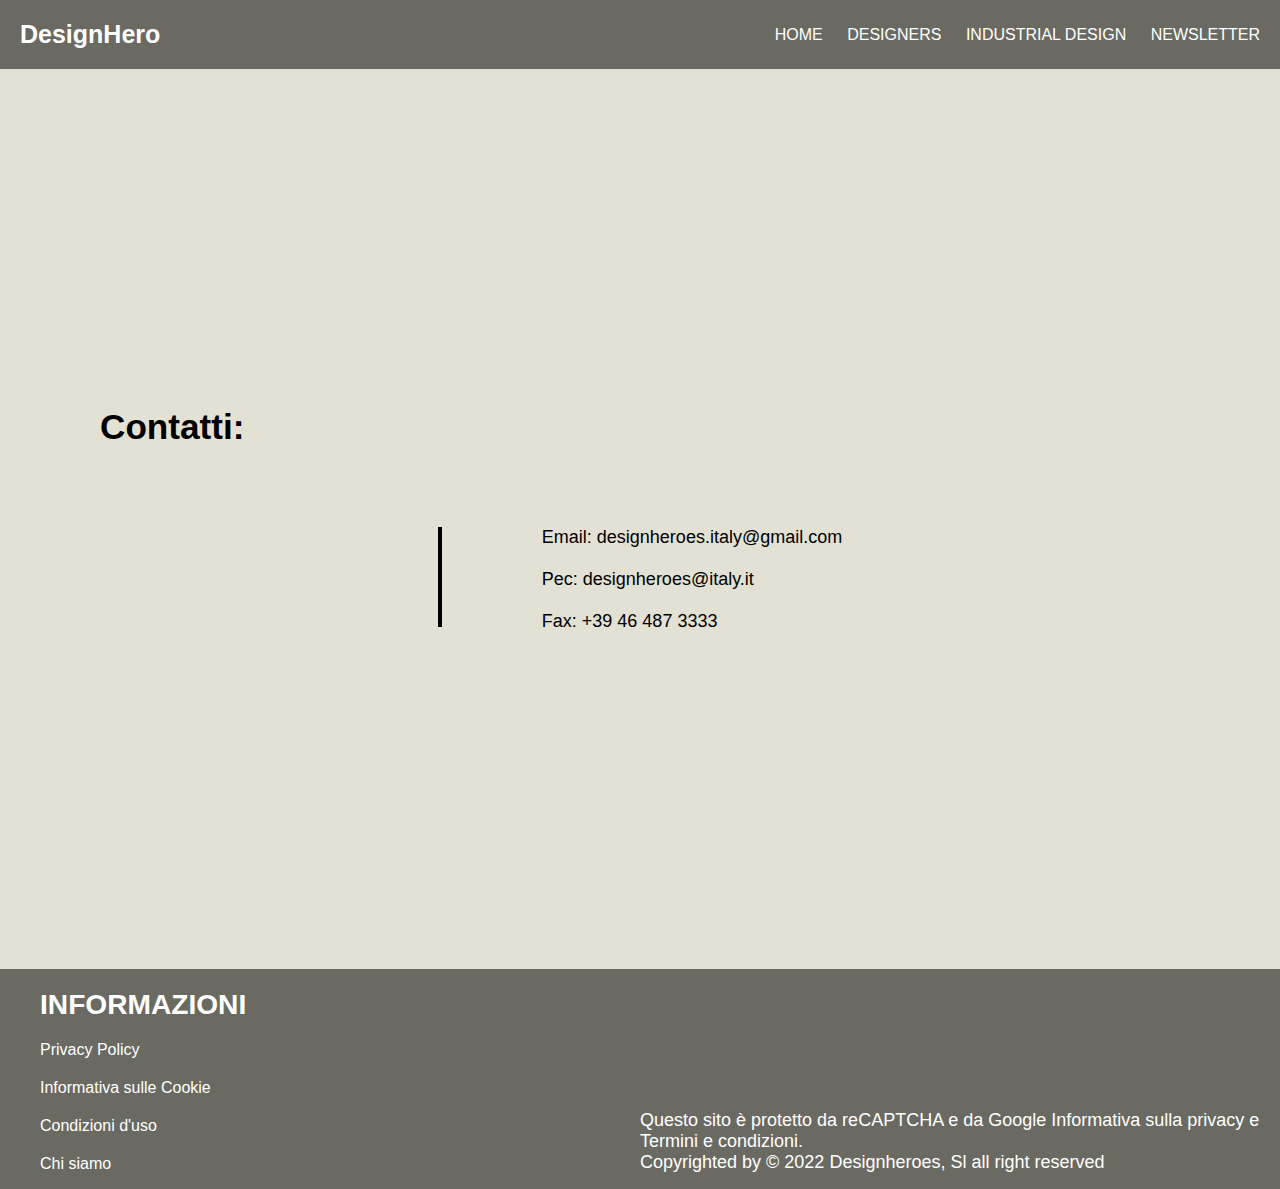
<file: Contatti.html>
<!DOCTYPE html>
<html lang="it">
<head>
    <meta charset="UTF-8">
    <meta name="viewport" content="width=device-width, initial-scale=1.0">
    <link rel="stylesheet" href="style.css">
    <script src="javascript.js"></script>
    <title>Homepage - DesignHero</title>
</head>
<body>
    <header>
        <div class="logo">DesignHero</div>
        <nav>
            <ul>
                <li><a href="index.html">HOME</a></li>
                <li><a href="Designers.html">DESIGNERS</a></li>
                <li><a href="scopri di piu.html">INDUSTRIAL DESIGN</a></li>
                <li><a href="Newsletter.html">NEWSLETTER</a></li>
            </ul>
            <div class="menu-toggle">
                <div class="bar"></div>
                <div class="bar"></div>
                <div class="bar"></div>
                <div class="bar"></div>
            </div>
        </nav>
    </header>

    <section class="contattitit">
        <h3>Contatti:</h3>
        <div class="infocont">
            <span></span>
            <p>Email: designheroes.italy@gmail.com <br> <br> Pec:  designheroes@italy.it <br> <br> Fax: +39 46 487 3333 </p>
        </div>
    </section>



    <footer>
        <div class="footer-column">
            <h4>INFORMAZIONI</h4>
            <nav class="footerio">
                    <li><a href="privacy-policy.html">Privacy Policy</a></li>
                    <li><a href="Informazione-sui-coockie.html">Informativa sulle Cookie</a></li>
                    <li><a href="condizioni-d'uso.html">Condizioni d'uso</a></li>
                    <li><a href="chi-siamo.html">Chi siamo</a></li>
            </nav>
        </div>
        <div class="footer-column">
            <p>Questo sito è protetto da reCAPTCHA e da <a href="https://policies.google.com/privacy">Google Informativa sulla privacy</a> e <a href="https://policies.google.com/terms">Termini e condizioni.</a></p>
            <p>Copyrighted by © 2022 Designheroes, Sl all right reserved</p>
        </div>
    </footer>
</body>
</html>
</file>
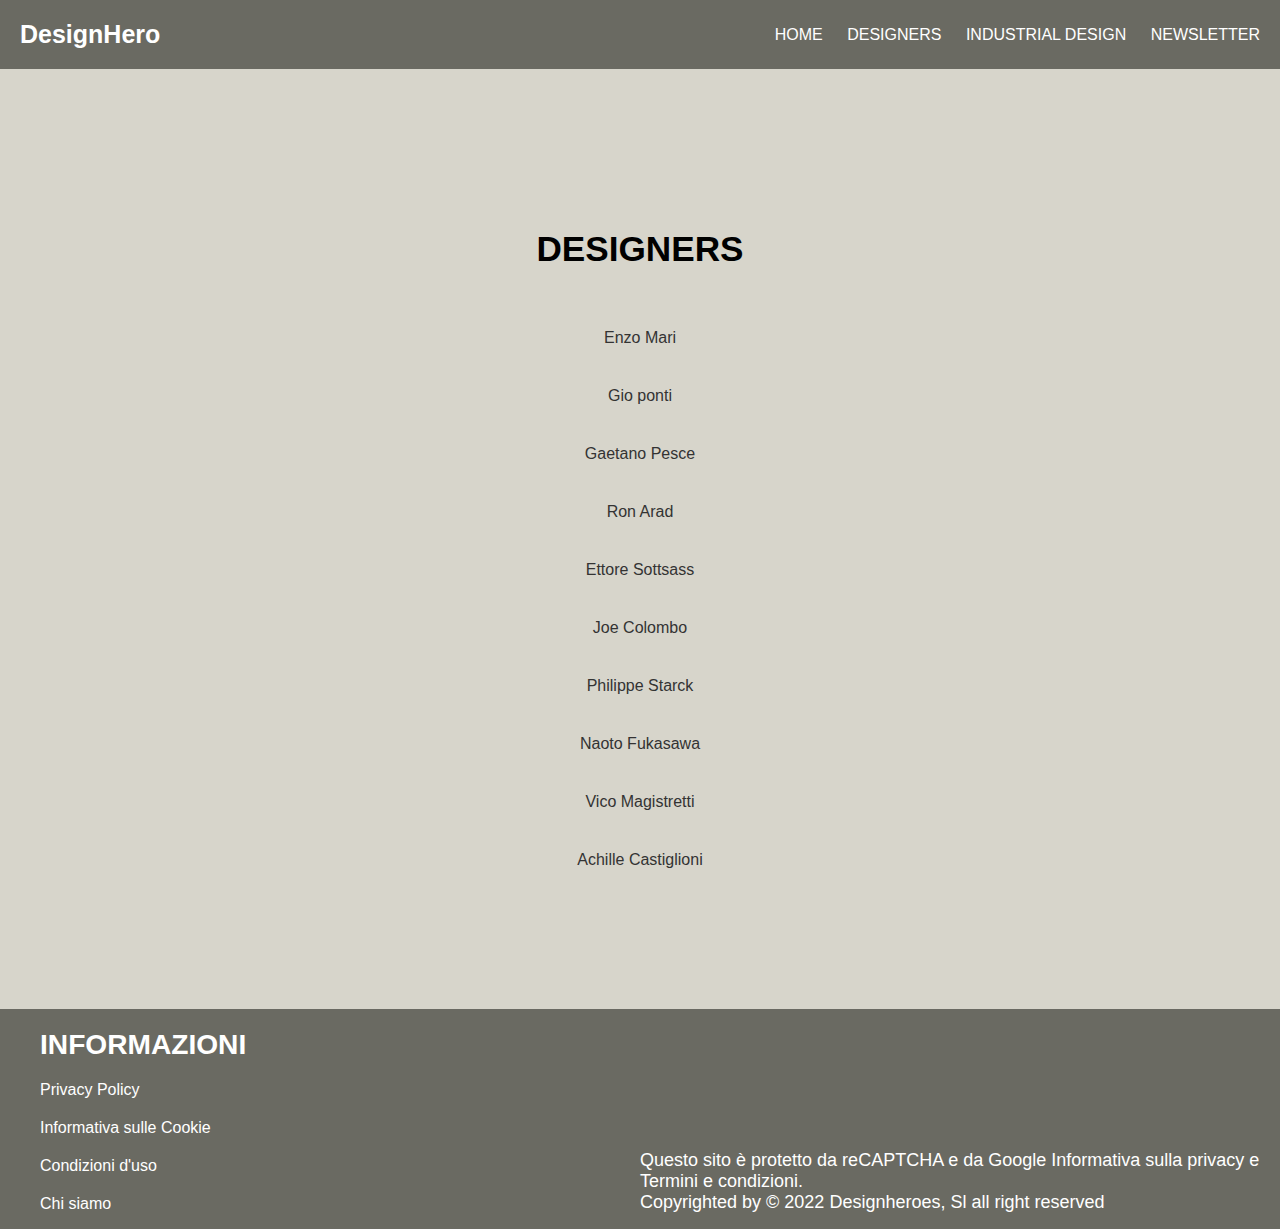
<file: Designers.html>
<!DOCTYPE html>
<html lang="it">
<head>
    <meta charset="UTF-8">
    <meta name="viewport" content="width=device-width, initial-scale=1.0">
    <link rel="stylesheet" href="style.css">
    <script src="javascript.js"></script>
    <title>Homepage - DesignHero</title>
</head>
<body>
    <header>
        <div class="logo">DesignHero</div>
        <nav>
            <ul>
                <li><a href="index.html">HOME</a></li>
                <li><a href="Designers.html">DESIGNERS</a></li>
                <li><a href="scopri di piu.html">INDUSTRIAL DESIGN</a></li>
                <li><a href="Newsletter.html">NEWSLETTER</a></li>
            </ul>
            <div class="menu-toggle">
                <div class="bar"></div>
                <div class="bar"></div>
                <div class="bar"></div>
                <div class="bar"></div>
            </div>
        </nav>
    </header>

    <section class="designers">
        <h3>DESIGNERS</h3>
        <li><a href="enzo-mari.html">Enzo Mari</a></li>
        <li><a href="Gio-ponti.html">Gio ponti</a></li>
        <li><a href="Gaetano-Pesce.html">Gaetano Pesce</a></li>
        <li><a href="Ron-Arad.html">Ron Arad</a></li>
        <li><a href="Ettore-sottsass.html">Ettore Sottsass</a></li>
        <li><a href="Joe Colombo.html">Joe Colombo</a></li>
        <li><a href="Philippe-Starck.html">Philippe Starck</a></li>
        <li><a href="Naoto-Fukasawa.html">Naoto Fukasawa</a></li>
        <li><a href="Vico-Magistretti.html"> Vico Magistretti</a></li>
        <li><a href="Achille-Castiglioni.html">Achille Castiglioni</a></li>
    </section>
    


    <footer>
        <div class="footer-column">
            <h4>INFORMAZIONI</h4>
            <nav class="footerio">
                    <li><a href="privacy-policy.html">Privacy Policy</a></li>
                    <li><a href="Informazione-sui-coockie.html">Informativa sulle Cookie</a></li>
                    <li><a href="condizioni-d'uso.html">Condizioni d'uso</a></li>
                    <li><a href="chi-siamo.html">Chi siamo</a></li>
            </nav>
        </div>
        <div class="footer-column">
            <p>Questo sito è protetto da reCAPTCHA e da <a href="https://policies.google.com/privacy">Google Informativa sulla privacy</a> e <a href="https://policies.google.com/terms">Termini e condizioni.</a></p>
            <p>Copyrighted by © 2022 Designheroes, Sl all right reserved</p>
        </div>
    </footer>
</body>
</html>
</file>
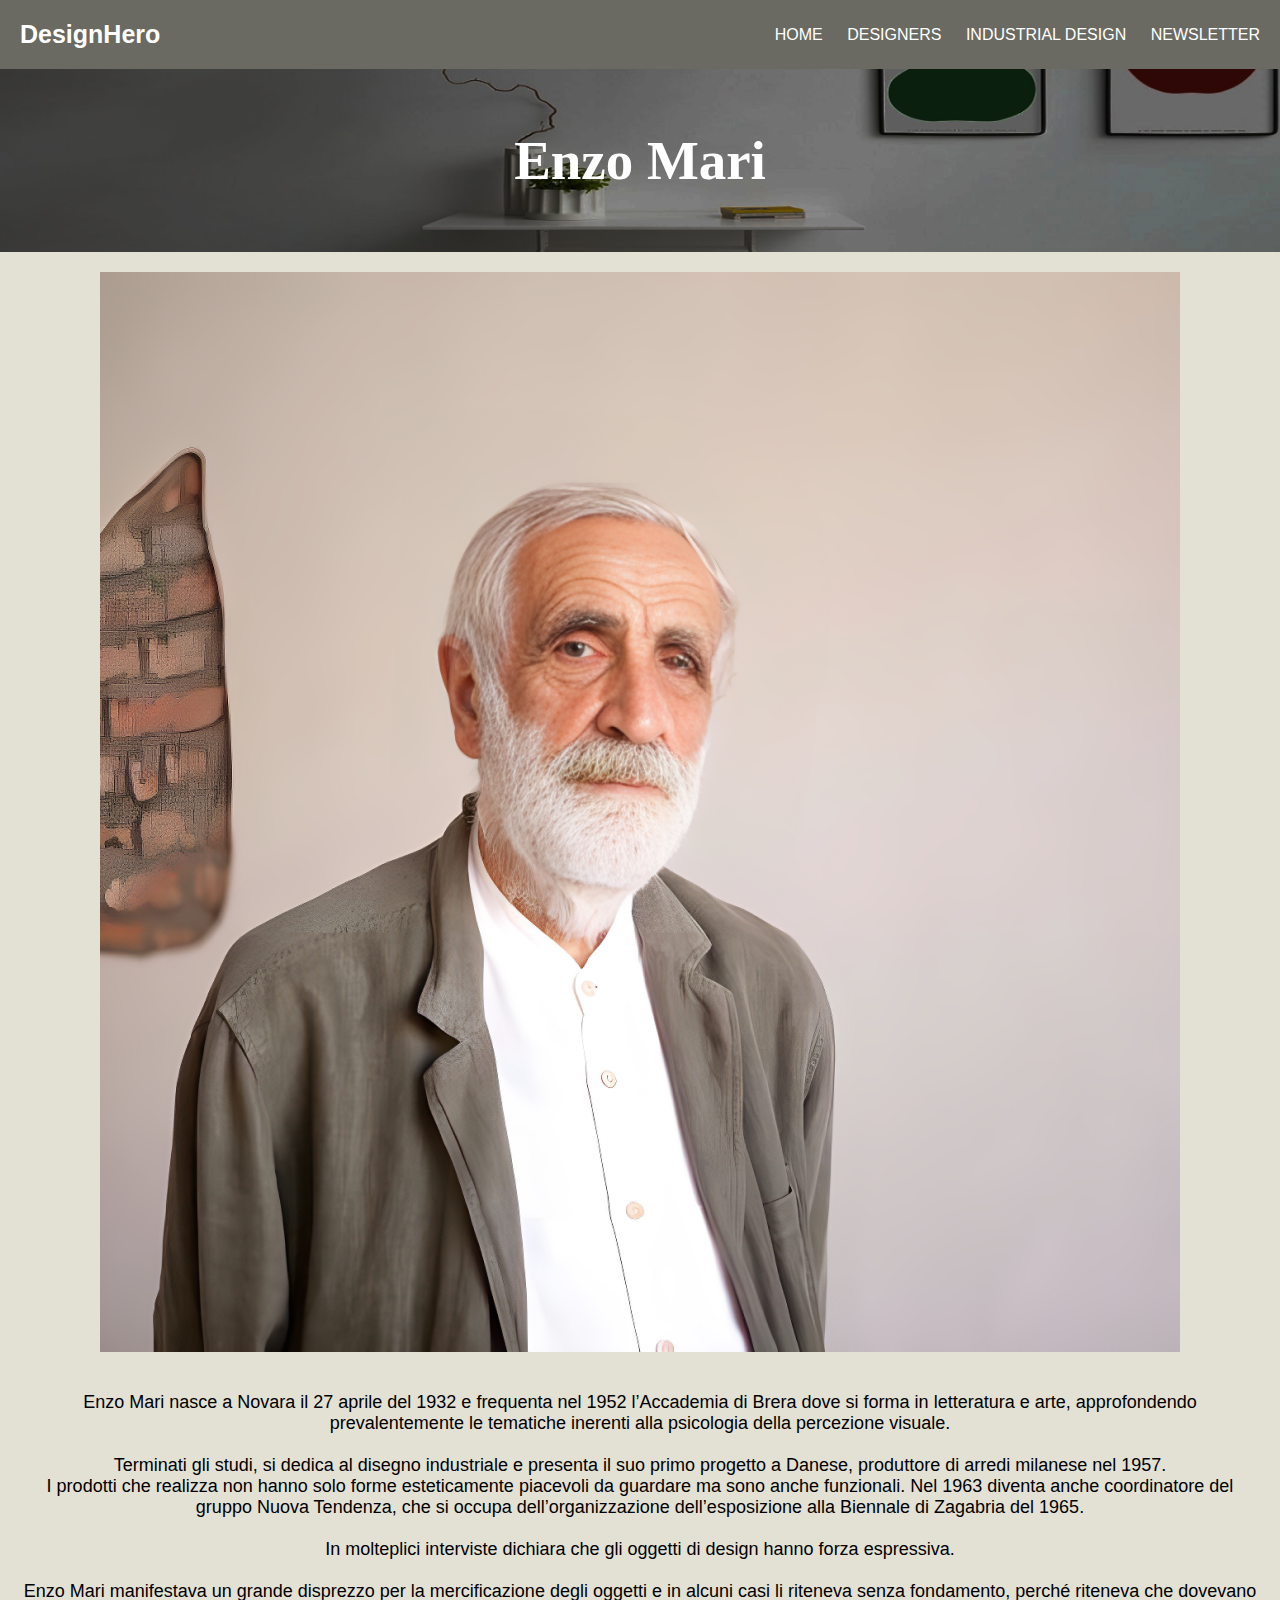
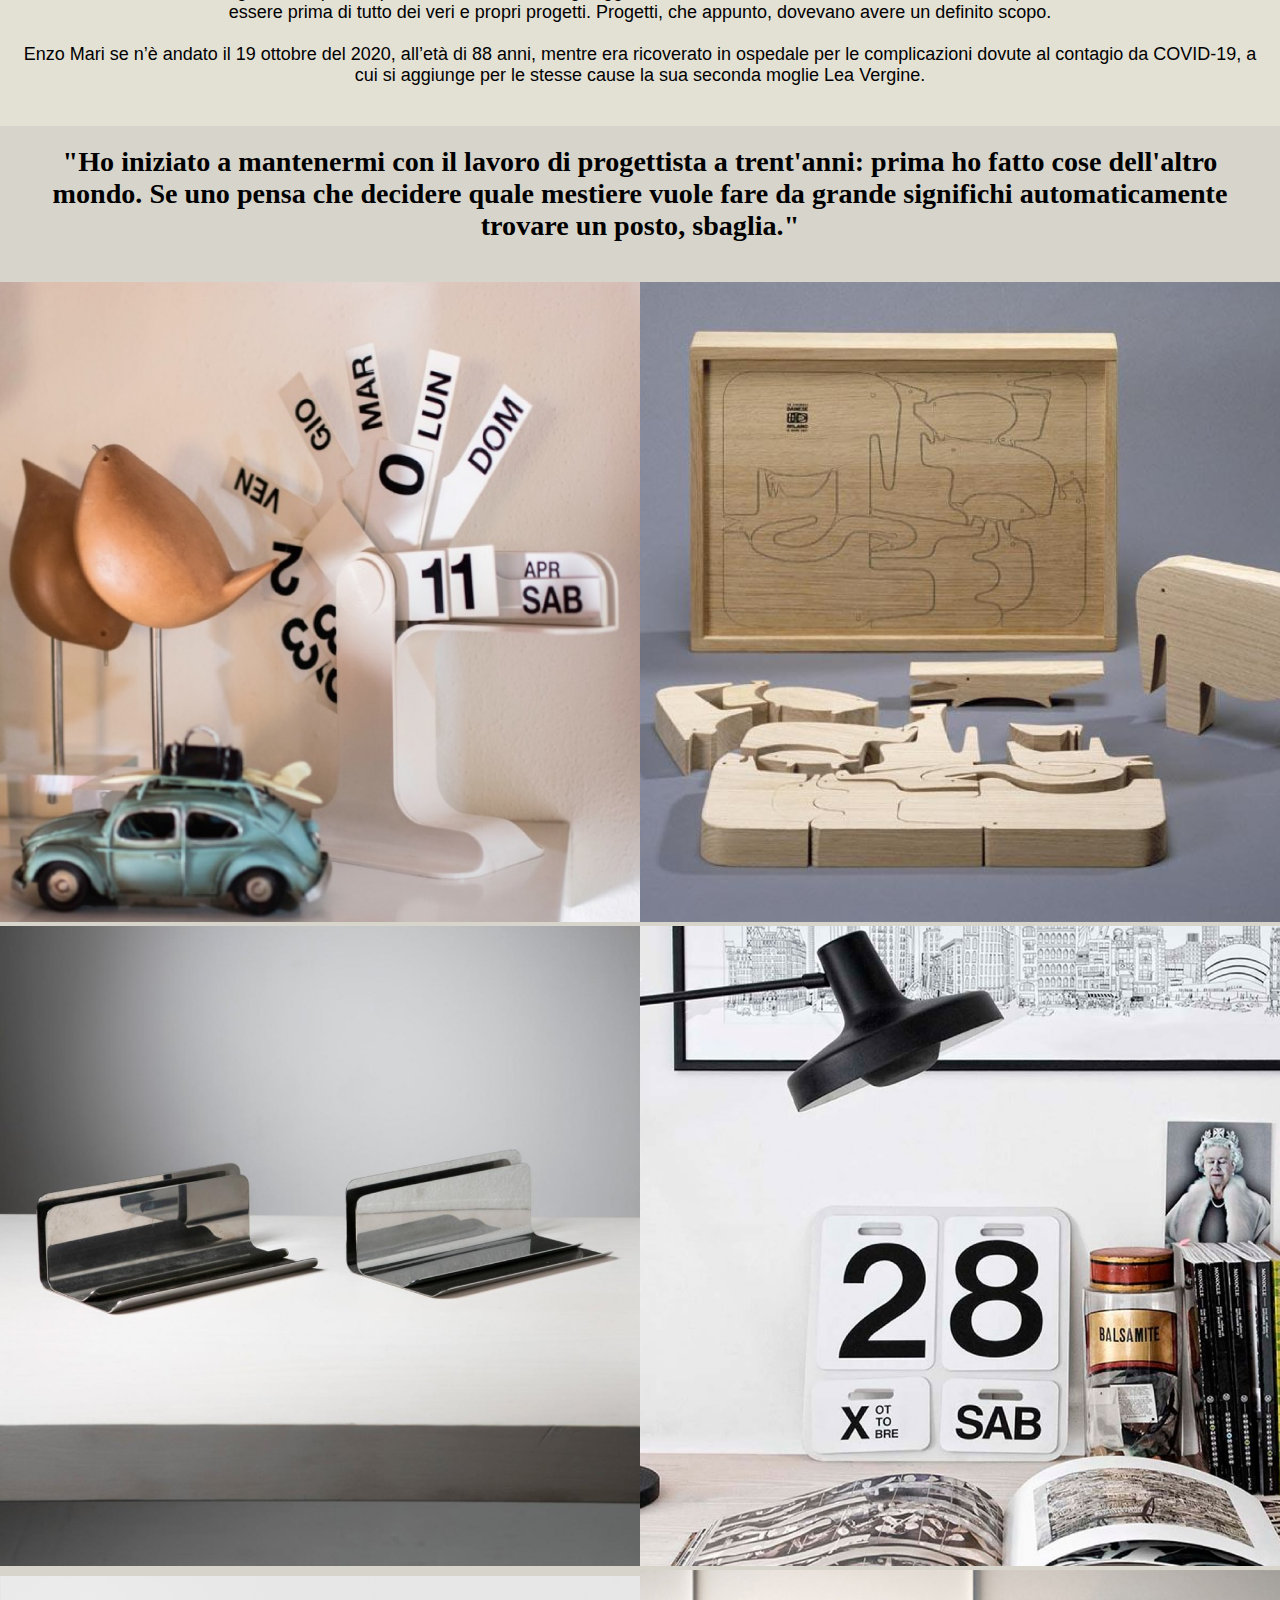
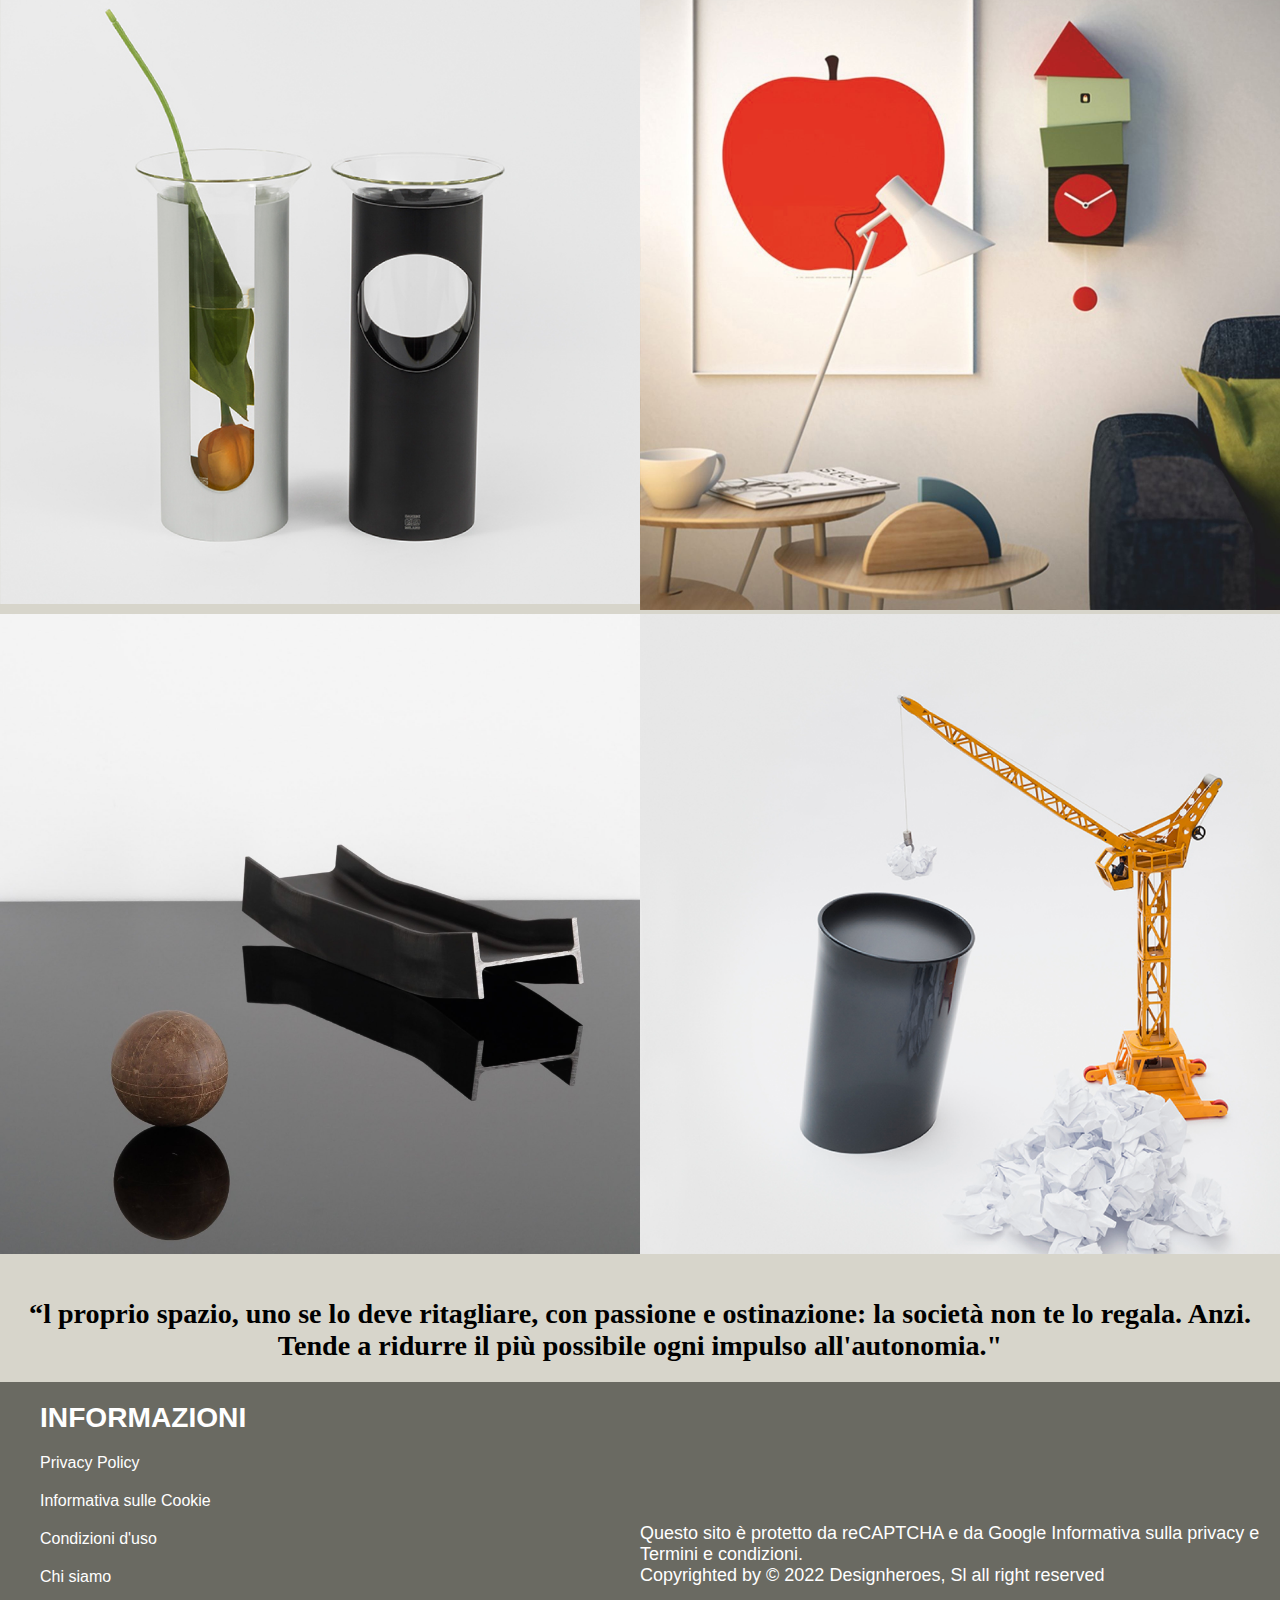
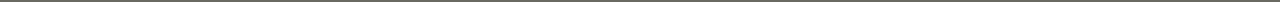
<file: enzo-mari.html>
<!DOCTYPE html>
<html lang="it">
<head>
    <meta charset="UTF-8">
    <meta name="viewport" content="width=device-width, initial-scale=1.0">
    <link rel="stylesheet" href="style.css">
    <script src="javascript.js"></script>
    <title>Homepage - DesignHero</title>
</head>
<body>
    <header>
        <div class="logo">DesignHero</div>
        <nav>
            <ul>
                <li><a href="index.html">HOME</a></li>
                <li><a href="Designers.html">DESIGNERS</a></li>
                <li><a href="scopri di piu.html">INDUSTRIAL DESIGN</a></li>
                <li><a href="Newsletter.html">NEWSLETTER</a></li>
            </ul>
            <div class="menu-toggle">
                <div class="bar"></div>
                <div class="bar"></div>
                <div class="bar"></div>
                <div class="bar"></div>
            </div>
        </nav>
    </header>

    <section class="heroenzo">
        <div class="hero-content">
            <h1>Enzo Mari</h1>
        </div>
    </section>
    
    <section class="enzomaribio">
        <div class="enzocard1">
            <img src="img/foto 1.png" alt="">
            <p>Enzo Mari nasce a Novara il 27 aprile del 1932 e frequenta nel 1952 l’Accademia di Brera dove si forma in letteratura e arte, approfondendo prevalentemente le tematiche inerenti alla psicologia della percezione visuale. <br> <br>

                Terminati gli studi, si dedica al disegno industriale e presenta il suo primo progetto a Danese, produttore di arredi milanese nel 1957.<br>
                
                I prodotti che realizza non hanno solo forme esteticamente piacevoli da guardare ma sono anche funzionali. Nel 1963 diventa anche coordinatore del gruppo Nuova Tendenza, che si occupa dell’organizzazione dell’esposizione alla Biennale di Zagabria del 1965.<br><br>
                
                In molteplici interviste dichiara che gli oggetti di design hanno forza espressiva.<br><br>
                Enzo Mari manifestava un grande disprezzo per la mercificazione degli oggetti e in alcuni casi li riteneva senza fondamento, perché riteneva che dovevano essere prima di tutto dei veri e propri progetti. Progetti, che appunto, dovevano avere un definito scopo.<br><br>
                
                Enzo Mari se n’è andato il 19 ottobre del 2020, all’età di 88 anni, mentre era ricoverato in ospedale per le complicazioni dovute al contagio da COVID-19, a cui si aggiunge per le stesse cause la sua seconda moglie Lea Vergine.</p>
        </div>
    </section>
    <div class="enzoinfo">
        <h4> "Ho iniziato a mantenermi con il lavoro di progettista a trent'anni: prima ho fatto cose dell'altro mondo. Se uno pensa che decidere quale mestiere vuole fare da grande significhi automaticamente trovare un posto, sbaglia." </h4>
    </div>

    <section class="container">
        <div class="grid">
            <div class="grid-item">
                <a href="enzo-mari.html" class="tooltip" title="Opera1">
                    <img src="img/enzomari1.png" alt="Designer 1">
                    <div class="overlay"></div> 
                    <span class="tooltip-text">Timor, calenadario perpetuo.</span>
                </a>
            </div>
            <div class="grid-item">
                <a href="pagina1.html" class="tooltip" title="Opera2">
                    <img src="img/enzomari2.png" alt="Designer 2">
                    <div class="overlay"></div> 
                    <span class="tooltip-text">16 animali, puzzle</span>
                </a>
            </div>
            <div class="grid-item">
                <a href="pagina1.html" class="tooltip" title="Opera3">
                    <img src="img/enzomari3.png" alt="Designer 3">
                    <div class="overlay"></div> 
                    <span class="tooltip-text">Ventotene, portapenne + portacorrispondenza</span>
                </a>
            </div>
            <div class="grid-item">
                <a href="pagina1.html" class="tooltip" title="Opera4">
                    <img src="img/enzomari4.png" alt="Designer 4">
                    <div class="overlay"></div> 
                    <span class="tooltip-text">Formosa, Calendario perpetuo</span>
                </a>
            </div>
            <div class="grid-item">
                <a href="pagina1.html" class="tooltip" title="Opera5">
                    <img src="img/enzomari5.png" alt="Designer 1">
                    <div class="overlay"></div> 
                    <span class="tooltip-text">Camicia, vaso</span>
                </a>
            </div>
            <div class="grid-item">
                <a href="pagina1.html" class="tooltip" title="Opera6">
                    <img src="img/enzomari6.png" alt="Designer 1">
                    <div class="overlay"></div> 
                    <span class="tooltip-text">Una mela, serigrafia</span>
                </a>
            </div>
            <div class="grid-item">
                <a href="pagina1.html" class="tooltip" title="Opera7">
                    <img src="img/enzomari7.png" alt="Designer 1">
                    <div class="overlay"></div> 
                    <span class="tooltip-text">Putrella, centro tavola</span>
                </a>
            </div>
            <div class="grid-item">
                <a href="pagina1.html" class="tooltip" title="Opera8">
                    <img src="img/enzomari8.png" alt="Designer 1">
                    <div class="overlay"></div> 
                    <span class="tooltip-text">In attesa, cestino</span>
                </a>
            </div>
        </div>
    </section>

    <div class="enzoinfo">
        <h4> “l proprio spazio, uno se lo deve ritagliare, con passione e ostinazione: la società non te lo regala. Anzi. Tende a ridurre il più possibile ogni impulso all'autonomia." </h4>
    </div>




    <footer>
        <div class="footer-column">
            <h4>INFORMAZIONI</h4>
            <nav class="footerio">
                    <li><a href="privacy-policy.html">Privacy Policy</a></li>
                    <li><a href="Informazione-sui-coockie.html">Informativa sulle Cookie</a></li>
                    <li><a href="condizioni-d'uso.html">Condizioni d'uso</a></li>
                    <li><a href="chi-siamo.html">Chi siamo</a></li>
            </nav>
        </div>
        <div class="footer-column">
            <p>Questo sito è protetto da reCAPTCHA e da <a href="https://policies.google.com/privacy">Google Informativa sulla privacy</a> e <a href="https://policies.google.com/terms">Termini e condizioni.</a></p>
            <p>Copyrighted by © 2022 Designheroes, Sl all right reserved</p>
        </div>
    </footer>
</body>
</html>
</file>
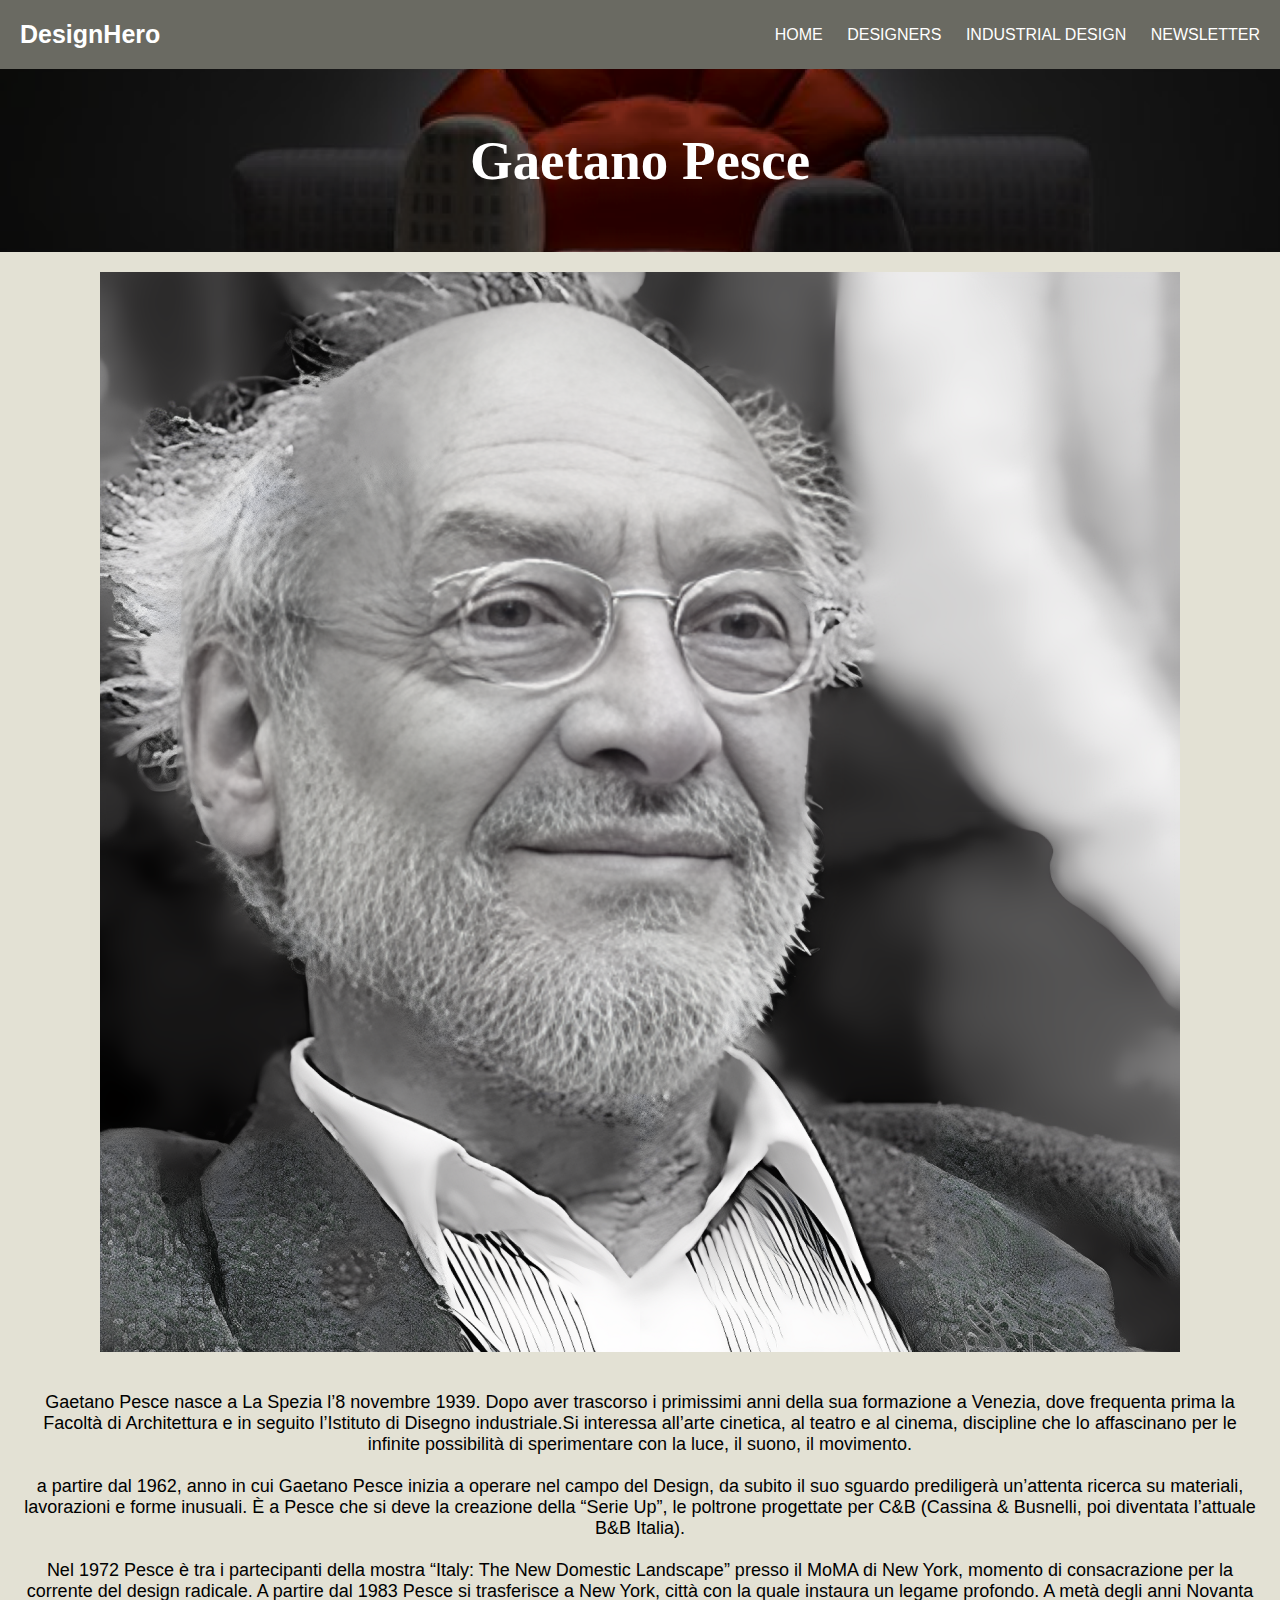
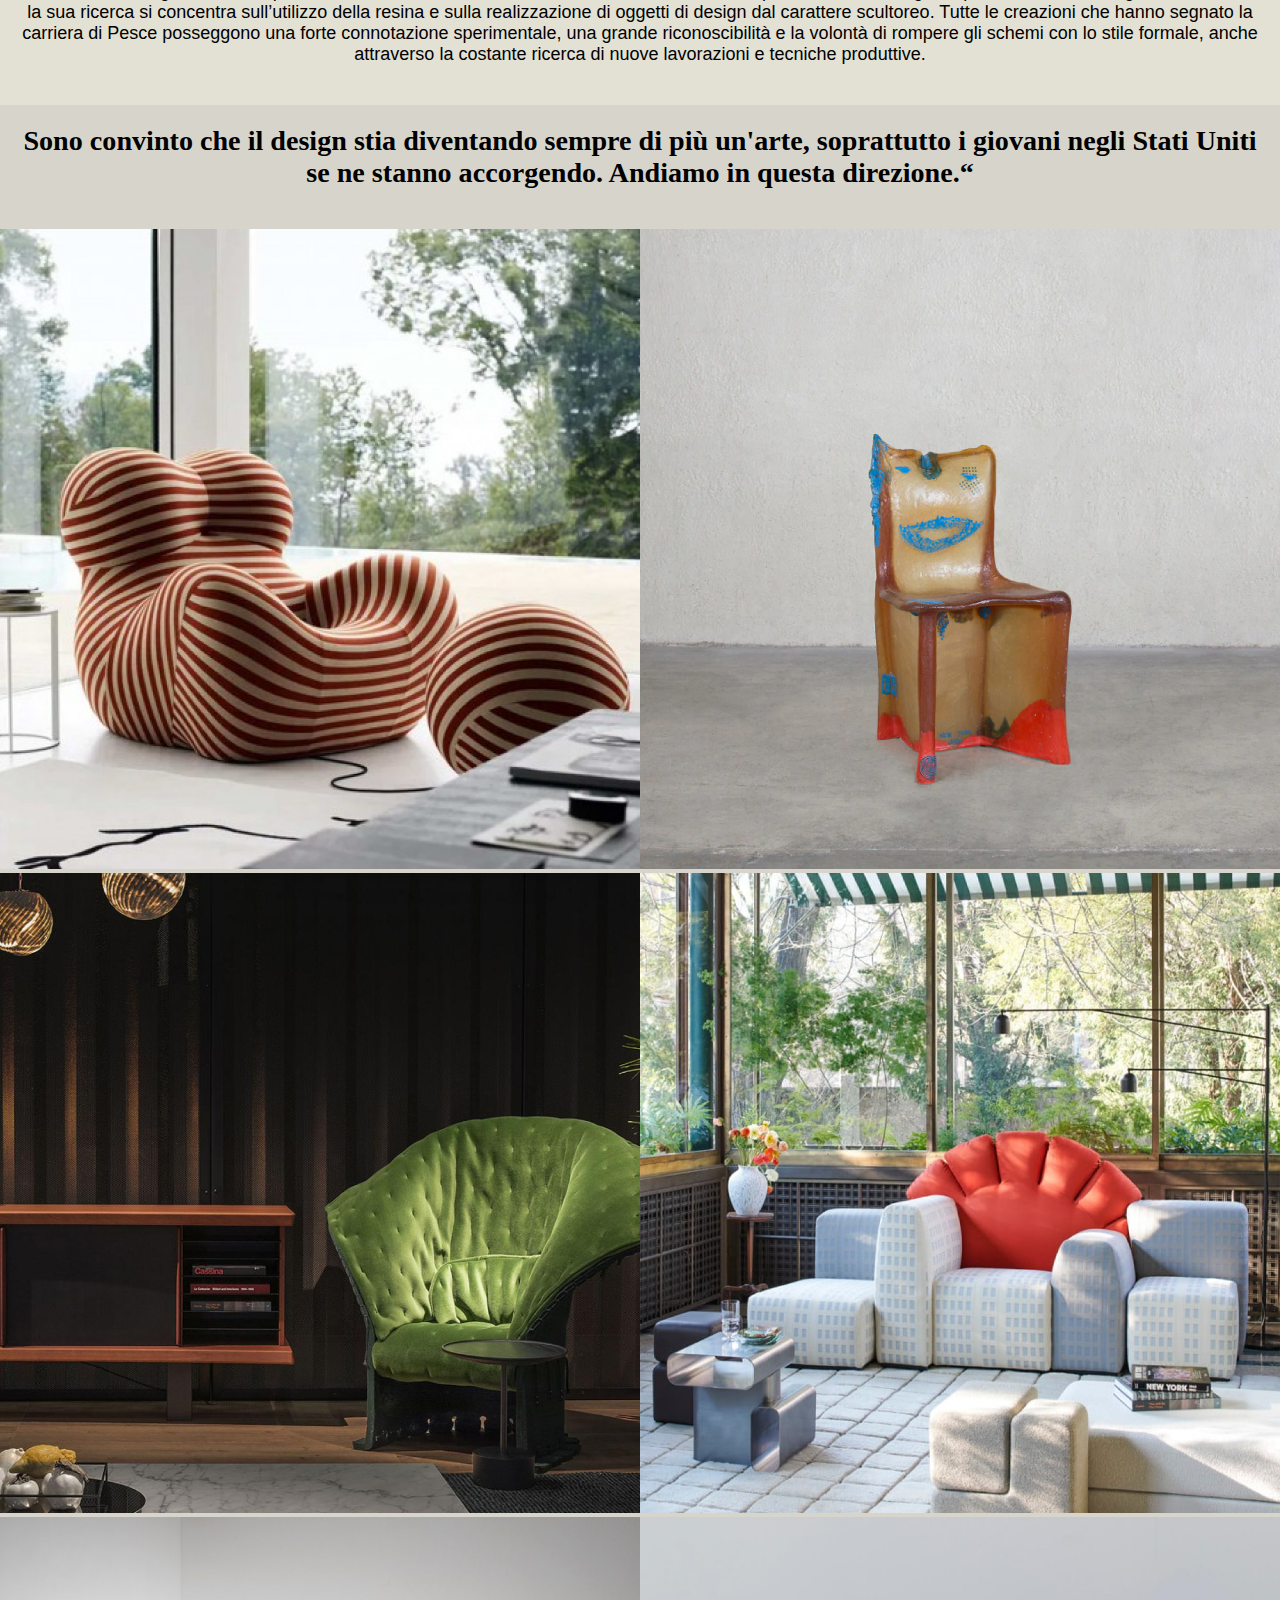
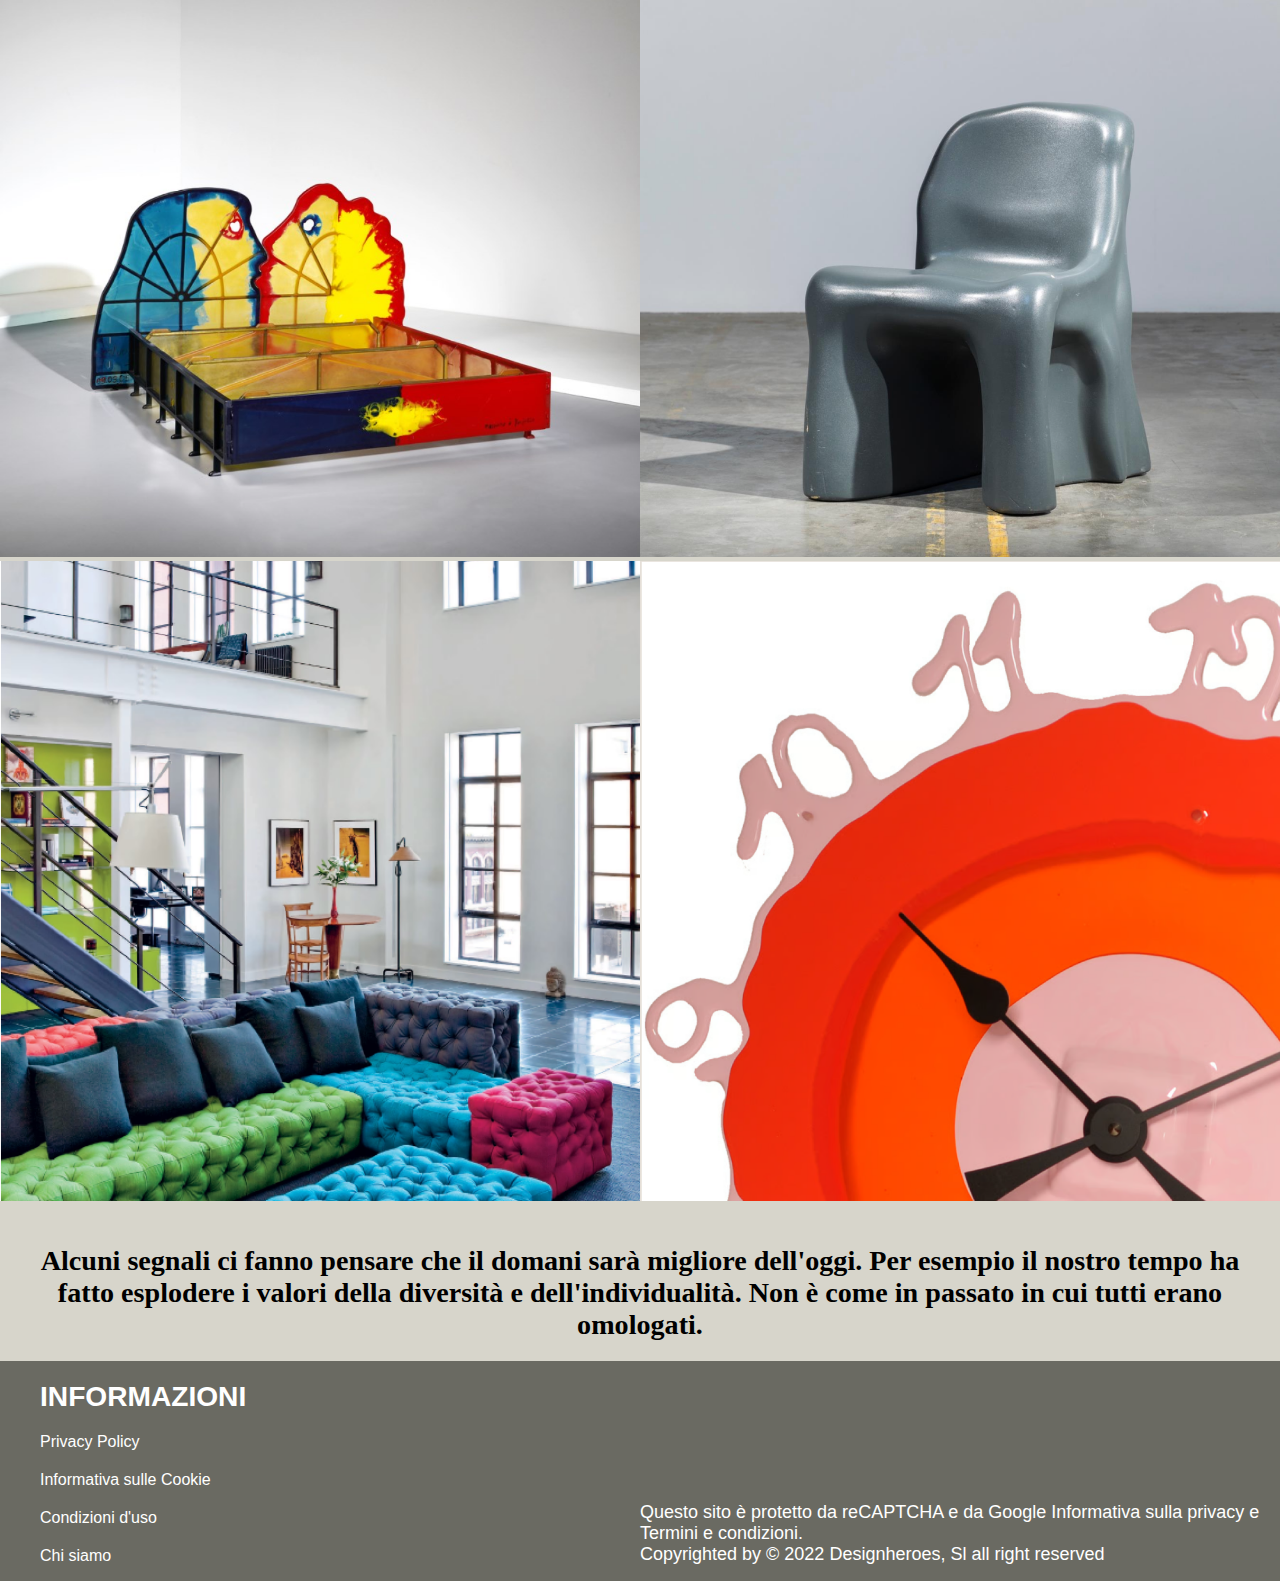
<file: Gaetano-Pesce.html>
<!DOCTYPE html>
<html lang="it">
<head>
    <meta charset="UTF-8">
    <meta name="viewport" content="width=device-width, initial-scale=1.0">
    <link rel="stylesheet" href="style.css">
    <script src="javascript.js"></script>
    <title>Homepage - DesignHero</title>
</head>
<body>
    <header>
        <div class="logo">DesignHero</div>
        <nav>
            <ul>
                <li><a href="index.html">HOME</a></li>
                <li><a href="Designers.html">DESIGNERS</a></li>
                <li><a href="scopri di piu.html">INDUSTRIAL DESIGN</a></li>
                <li><a href="Newsletter.html">NEWSLETTER</a></li>
            </ul>
            <div class="menu-toggle">
                <div class="bar"></div>
                <div class="bar"></div>
                <div class="bar"></div>
                <div class="bar"></div>
            </div>
        </nav>
    </header>

    <section class="heropesce">
        <div class="hero-content">
            <h1>Gaetano Pesce</h1>
        </div>
    </section>
    
    <section class="pescebio">
        <div class="pescecard1">
            <img src="img/Gaetano pesce 2k.png" alt="">
            <p>Gaetano Pesce nasce a La Spezia l’8 novembre 1939. Dopo aver trascorso i primissimi anni della sua formazione a Venezia, dove frequenta prima la Facoltà di Architettura e in seguito l’Istituto di Disegno industriale.Si interessa all’arte cinetica, al teatro e al cinema, discipline che lo affascinano per le infinite possibilità di sperimentare con la luce, il suono, il movimento.
                <br>
                <br>
                a partire dal 1962, anno in cui Gaetano Pesce inizia a operare nel campo del Design, da subito il suo sguardo prediligerà un’attenta ricerca su materiali, lavorazioni e forme inusuali. È a Pesce che si deve la creazione della “Serie Up”, le poltrone progettate per C&B (Cassina & Busnelli, poi diventata l’attuale B&B Italia).
                <br>
                <br>
                Nel 1972 Pesce è tra i partecipanti della mostra “Italy: The New Domestic Landscape” presso il MoMA di New York, momento di consacrazione per la corrente del design radicale. A partire dal 1983 Pesce si trasferisce a New York, città con la quale instaura un legame profondo. A metà degli anni Novanta la sua ricerca si concentra sull’utilizzo della resina e sulla realizzazione di oggetti di design dal carattere scultoreo. Tutte le creazioni che hanno segnato la carriera di Pesce posseggono una forte connotazione sperimentale, una grande riconoscibilità e la volontà di rompere gli schemi con lo stile formale, anche attraverso la costante ricerca di nuove lavorazioni e tecniche produttive. 
                </p>
    </section>
    <div class="pesceinfo">
        <h4>Sono convinto che il design stia diventando sempre di più un'arte, soprattutto i giovani negli Stati Uniti se ne stanno accorgendo. Andiamo in questa direzione.“</h4>
    </div>

    <section class="container">
        <div class="grid">
            <div class="grid-item">
                <a href="enzo-mari.html" class="tooltip" title="Opera1">
                    <img src="img/pesce1.png" alt="Designer 1">
                    <div class="overlay"></div> 
                    <span class="tooltip-text">Up, poltrona e pouf.</span>
                </a>
            </div>
            <div class="grid-item">
                <a href="pagina1.html" class="tooltip" title="Opera2">
                    <img src="img/pesce2.png" alt="Designer 2">
                    <div class="overlay"></div> 
                    <span class="tooltip-text">Pratt, sedia.</span>
                </a>
            </div>
            <div class="grid-item">
                <a href="pagina1.html" class="tooltip" title="Opera3">
                    <img src="img/pesce3.png" alt="Designer 3">
                    <div class="overlay"></div> 
                    <span class="tooltip-text">Feitri, poltrona.</span>
                </a>
            </div>
            <div class="grid-item">
                <a href="pagina1.html" class="tooltip" title="Opera4">
                    <img src="img/pesce4.png" alt="Designer 4">
                    <div class="overlay"></div> 
                    <span class="tooltip-text">New York sunrise, divano.</span>
                </a>
            </div>
            <div class="grid-item">
                <a href="pagina1.html" class="tooltip" title="Opera5">
                    <img src="img/pesce5.png" alt="Designer 1">
                    <div class="overlay"></div> 
                    <span class="tooltip-text">Letto nobody's perfect.</span>
                </a>
            </div>
            <div class="grid-item">
                <a href="pagina1.html" class="tooltip" title="Opera6">
                    <img src="img/pesce6.png" alt="Designer 1">
                    <div class="overlay"></div> 
                    <span class="tooltip-text">Dalila 2, sedia.</span>
                </a>
            </div>
            <div class="grid-item">
                <a href="pagina1.html" class="tooltip" title="Opera7">
                    <img src="img/pesce7.png" alt="Designer 1">
                    <div class="overlay"></div> 
                    <span class="tooltip-text">Michetta, divano e moduli.</span>
                </a>
            </div>
            <div class="grid-item">
                <a href="pagina1.html" class="tooltip" title="Opera8">
                    <img src="img/pesce8.png" alt="Designer 1">
                    <div class="overlay"></div> 
                    <span class="tooltip-text">Wall clock, orologio.</span>
                </a>
            </div>
        </div>
    </section>

    <div class="pesceinfo">
        <h4>Alcuni segnali ci fanno pensare che il domani sarà migliore dell'oggi. Per esempio il nostro tempo ha fatto esplodere i valori della diversità e dell'individualità. Non è come in passato in cui tutti erano omologati.</h4>
    </div>




    <footer>
        <div class="footer-column">
            <h4>INFORMAZIONI</h4>
            <nav class="footerio">
                    <li><a href="privacy-policy.html">Privacy Policy</a></li>
                    <li><a href="Informazione-sui-coockie.html">Informativa sulle Cookie</a></li>
                    <li><a href="condizioni-d'uso.html">Condizioni d'uso</a></li>
                    <li><a href="chi-siamo.html">Chi siamo</a></li>
            </nav>
        </div>
        <div class="footer-column">
            <p>Questo sito è protetto da reCAPTCHA e da <a href="https://policies.google.com/privacy">Google Informativa sulla privacy</a> e <a href="https://policies.google.com/terms">Termini e condizioni.</a></p>
            <p>Copyrighted by © 2022 Designheroes, Sl all right reserved</p>
        </div>
    </footer>
</body>
</html>
</file>
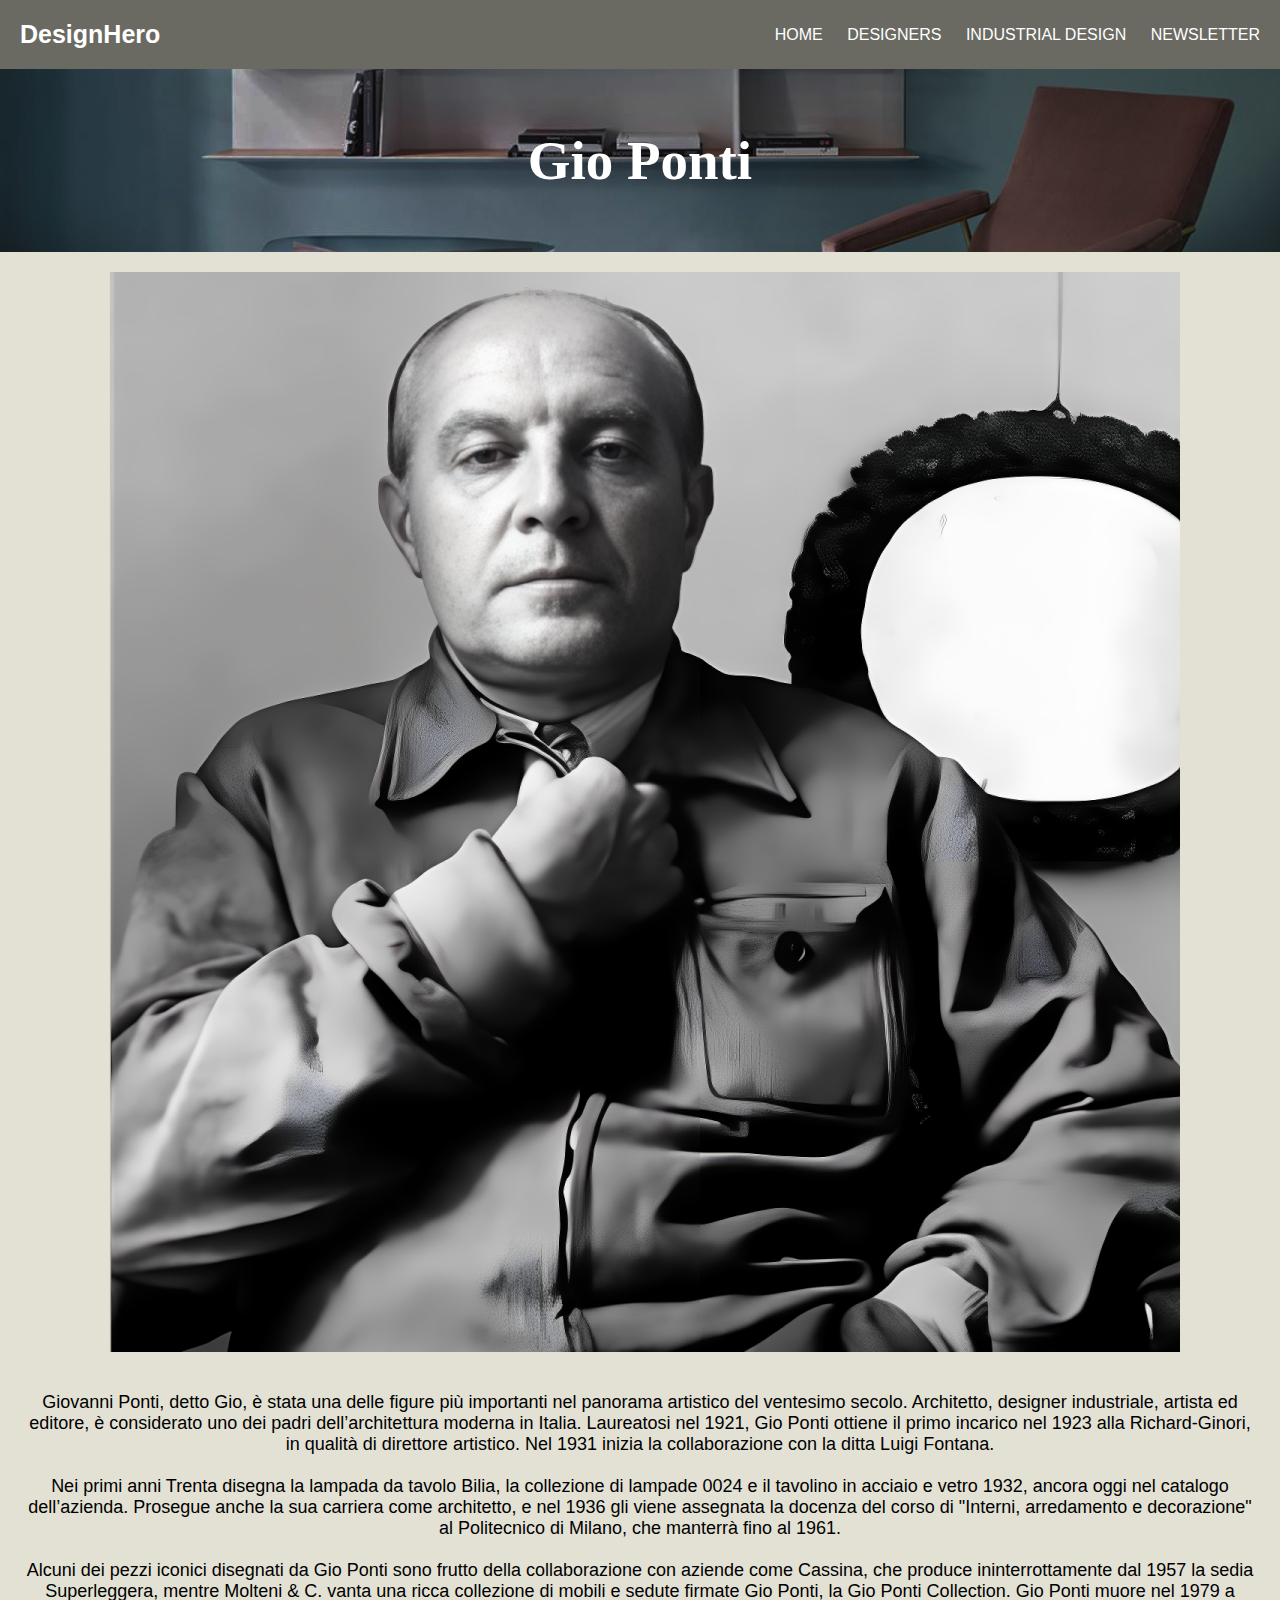
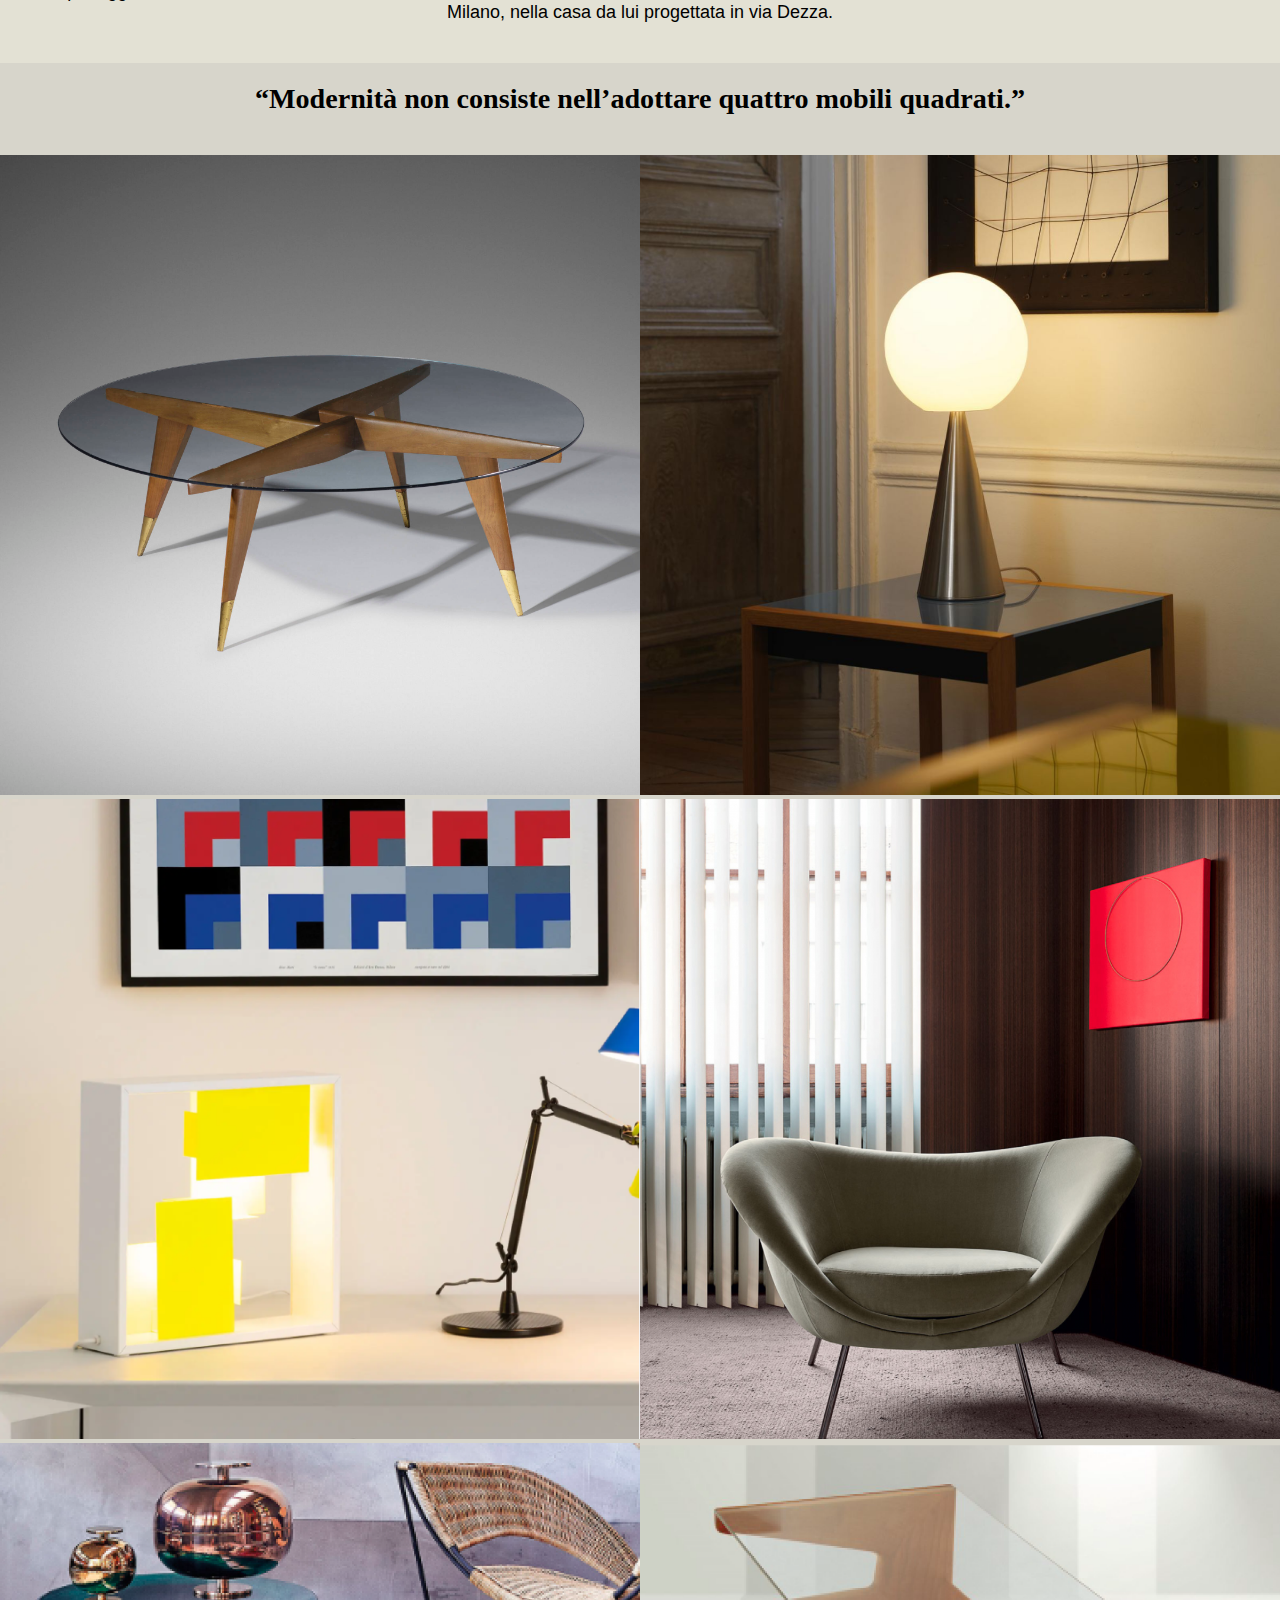
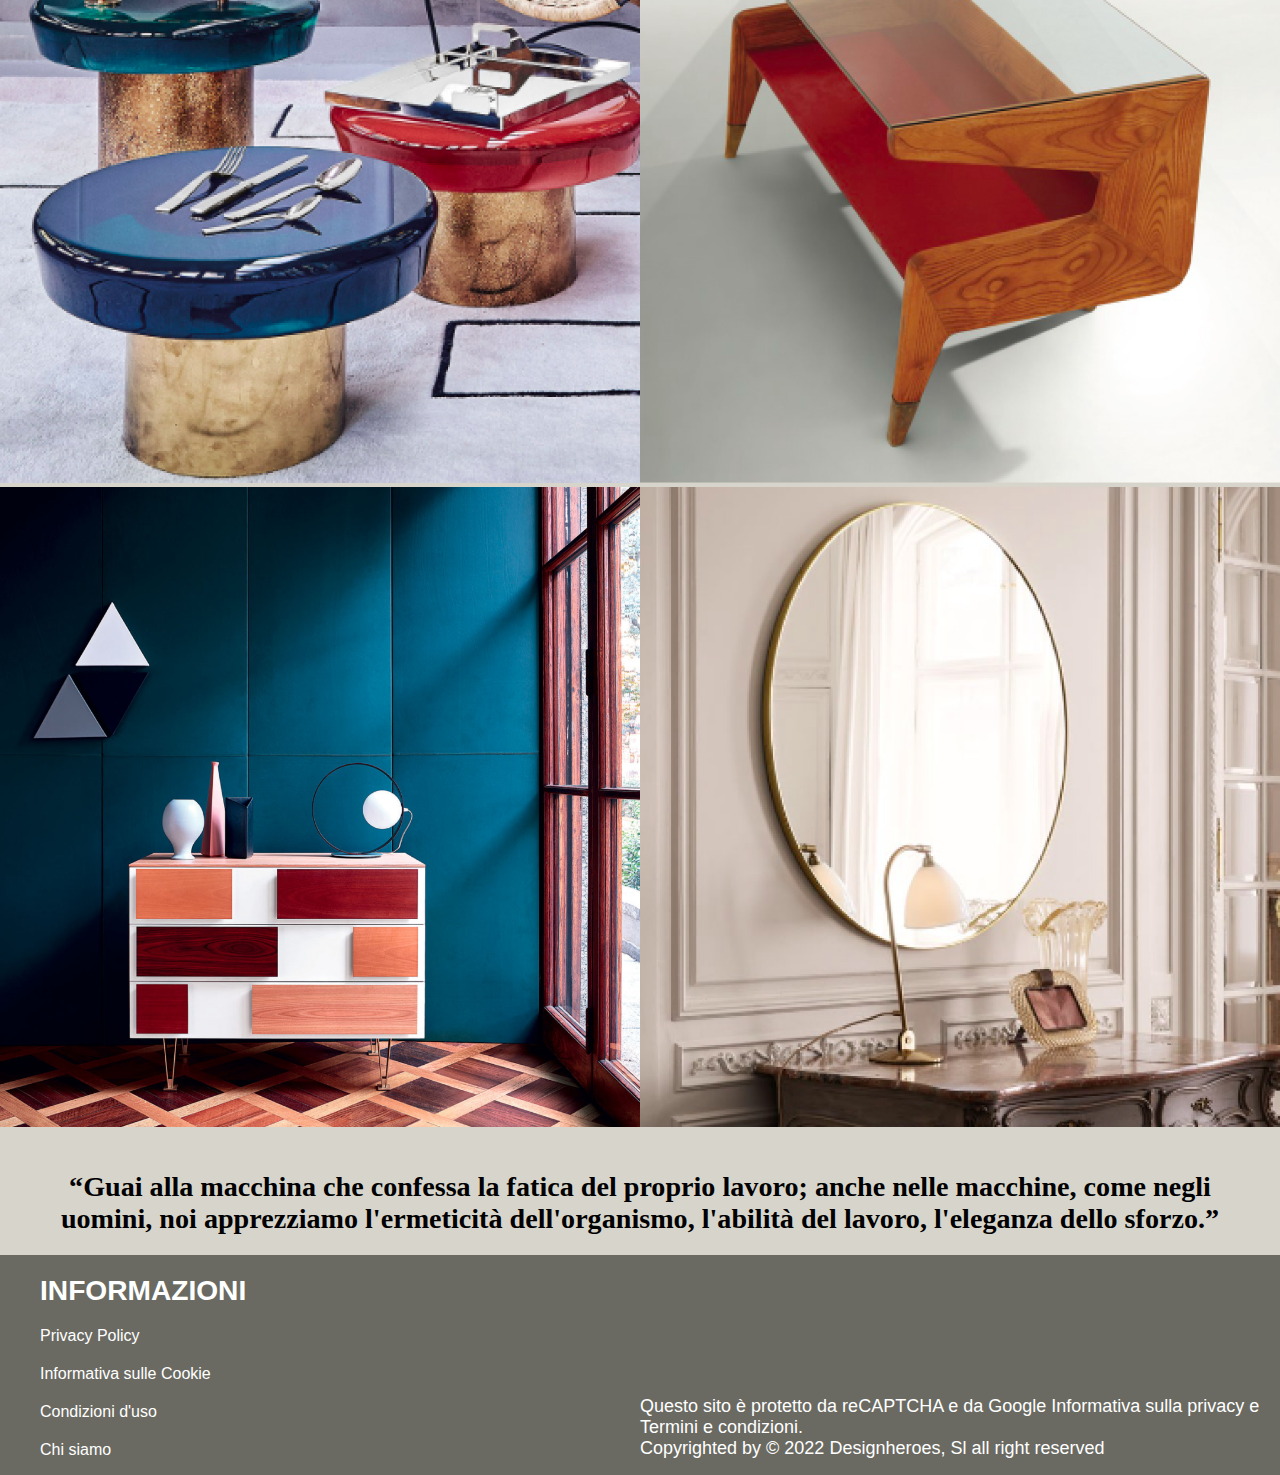
<file: Gio-ponti.html>
<!DOCTYPE html>
<html lang="it">
<head>
    <meta charset="UTF-8">
    <meta name="viewport" content="width=device-width, initial-scale=1.0">
    <link rel="stylesheet" href="style.css">
    <script src="javascript.js"></script>
    <title>Homepage - DesignHero</title>
</head>
<body>
    <header>
        <div class="logo">DesignHero</div>
        <nav>
            <ul>
                <li><a href="index.html">HOME</a></li>
                <li><a href="Designers.html">DESIGNERS</a></li>
                <li><a href="scopri di piu.html">INDUSTRIAL DESIGN</a></li>
                <li><a href="Newsletter.html">NEWSLETTER</a></li>
            </ul>
            <div class="menu-toggle">
                <div class="bar"></div>
                <div class="bar"></div>
                <div class="bar"></div>
                <div class="bar"></div>
            </div>
        </nav>
    </header>

    <section class="herogio">
        <div class="hero-content">
            <h1>Gio Ponti</h1>
        </div>
    </section>
    
    <section class="giopontibio">
        <div class="giocard1">
            <img src="img/Gio Ponti 2k.png" alt="">
            <p>Giovanni Ponti, detto Gio, è stata una delle figure più importanti nel panorama artistico del ventesimo secolo. Architetto, designer industriale, artista ed editore, è considerato uno dei padri dell’architettura moderna in Italia. Laureatosi nel 1921, Gio Ponti ottiene il primo incarico nel 1923 alla Richard-Ginori, in qualità di direttore artistico. Nel 1931 inizia la collaborazione con la ditta Luigi Fontana. <br><br> Nei primi anni Trenta disegna la lampada da tavolo Bilia, la collezione di lampade 0024 e il tavolino in acciaio e vetro 1932, ancora oggi nel catalogo dell’azienda. Prosegue anche la sua carriera come architetto, e nel 1936 gli viene assegnata la docenza del corso di "Interni, arredamento e decorazione" al Politecnico di Milano, che manterrà fino al 1961. <br><br> Alcuni dei pezzi iconici disegnati da Gio Ponti sono frutto della collaborazione con aziende come Cassina, che produce ininterrottamente dal 1957 la sedia Superleggera, mentre Molteni & C. vanta una ricca collezione di mobili e sedute firmate Gio Ponti, la Gio Ponti Collection. Gio Ponti muore nel 1979 a Milano, nella casa da lui progettata in via Dezza.</p>
    </section>
    <div class="gioinfo">
        <h4>“Modernità non consiste nell’adottare quattro mobili quadrati.”</h4>
    </div>

    <section class="container">
        <div class="grid">
            <div class="grid-item">
                <a href="enzo-mari.html" class="tooltip" title="Opera1">
                    <img src="img/gioponti1.png" alt="Designer 1">
                    <div class="overlay"></div> 
                    <span class="tooltip-text">Timor, calenadario perpetuo.</span>
                </a>
            </div>
            <div class="grid-item">
                <a href="pagina1.html" class="tooltip" title="Opera2">
                    <img src="img/gioponti2.png" alt="Designer 2">
                    <div class="overlay"></div> 
                    <span class="tooltip-text">16 animali, puzzle</span>
                </a>
            </div>
            <div class="grid-item">
                <a href="pagina1.html" class="tooltip" title="Opera3">
                    <img src="img/ponti3.png" alt="Designer 3">
                    <div class="overlay"></div> 
                    <span class="tooltip-text">Ventotene, portapenne + portacorrispondenza</span>
                </a>
            </div>
            <div class="grid-item">
                <a href="pagina1.html" class="tooltip" title="Opera4">
                    <img src="img/ponti4.png" alt="Designer 4">
                    <div class="overlay"></div> 
                    <span class="tooltip-text">Formosa, Calendario perpetuo</span>
                </a>
            </div>
            <div class="grid-item">
                <a href="pagina1.html" class="tooltip" title="Opera5">
                    <img src="img/ponti5.png" alt="Designer 1">
                    <div class="overlay"></div> 
                    <span class="tooltip-text">Camicia, vaso</span>
                </a>
            </div>
            <div class="grid-item">
                <a href="pagina1.html" class="tooltip" title="Opera6">
                    <img src="img/ponti6.png" alt="Designer 1">
                    <div class="overlay"></div> 
                    <span class="tooltip-text">Una mela, serigrafia</span>
                </a>
            </div>
            <div class="grid-item">
                <a href="pagina1.html" class="tooltip" title="Opera7">
                    <img src="img/ponti7.png" alt="Designer 1">
                    <div class="overlay"></div> 
                    <span class="tooltip-text">Putrella, centro tavola</span>
                </a>
            </div>
            <div class="grid-item">
                <a href="pagina1.html" class="tooltip" title="Opera8">
                    <img src="img/ponti8.png" alt="Designer 1">
                    <div class="overlay"></div> 
                    <span class="tooltip-text">In attesa, cestino</span>
                </a>
            </div>
        </div>
    </section>

    <div class="gioinfo">
        <h4>“Guai alla macchina che confessa la fatica del proprio lavoro; anche nelle macchine, come negli uomini, noi apprezziamo l'ermeticità dell'organismo, l'abilità del lavoro, l'eleganza dello sforzo.”</h4>
    </div>




    <footer>
        <div class="footer-column">
            <h4>INFORMAZIONI</h4>
            <nav class="footerio">
                    <li><a href="privacy-policy.html">Privacy Policy</a></li>
                    <li><a href="Informazione-sui-coockie.html">Informativa sulle Cookie</a></li>
                    <li><a href="condizioni-d'uso.html">Condizioni d'uso</a></li>
                    <li><a href="chi-siamo.html">Chi siamo</a></li>
            </nav>
        </div>
        <div class="footer-column">
            <p>Questo sito è protetto da reCAPTCHA e da <a href="https://policies.google.com/privacy">Google Informativa sulla privacy</a> e <a href="https://policies.google.com/terms">Termini e condizioni.</a></p>
            <p>Copyrighted by © 2022 Designheroes, Sl all right reserved</p>
        </div>
    </footer>
</body>
</html>
</file>
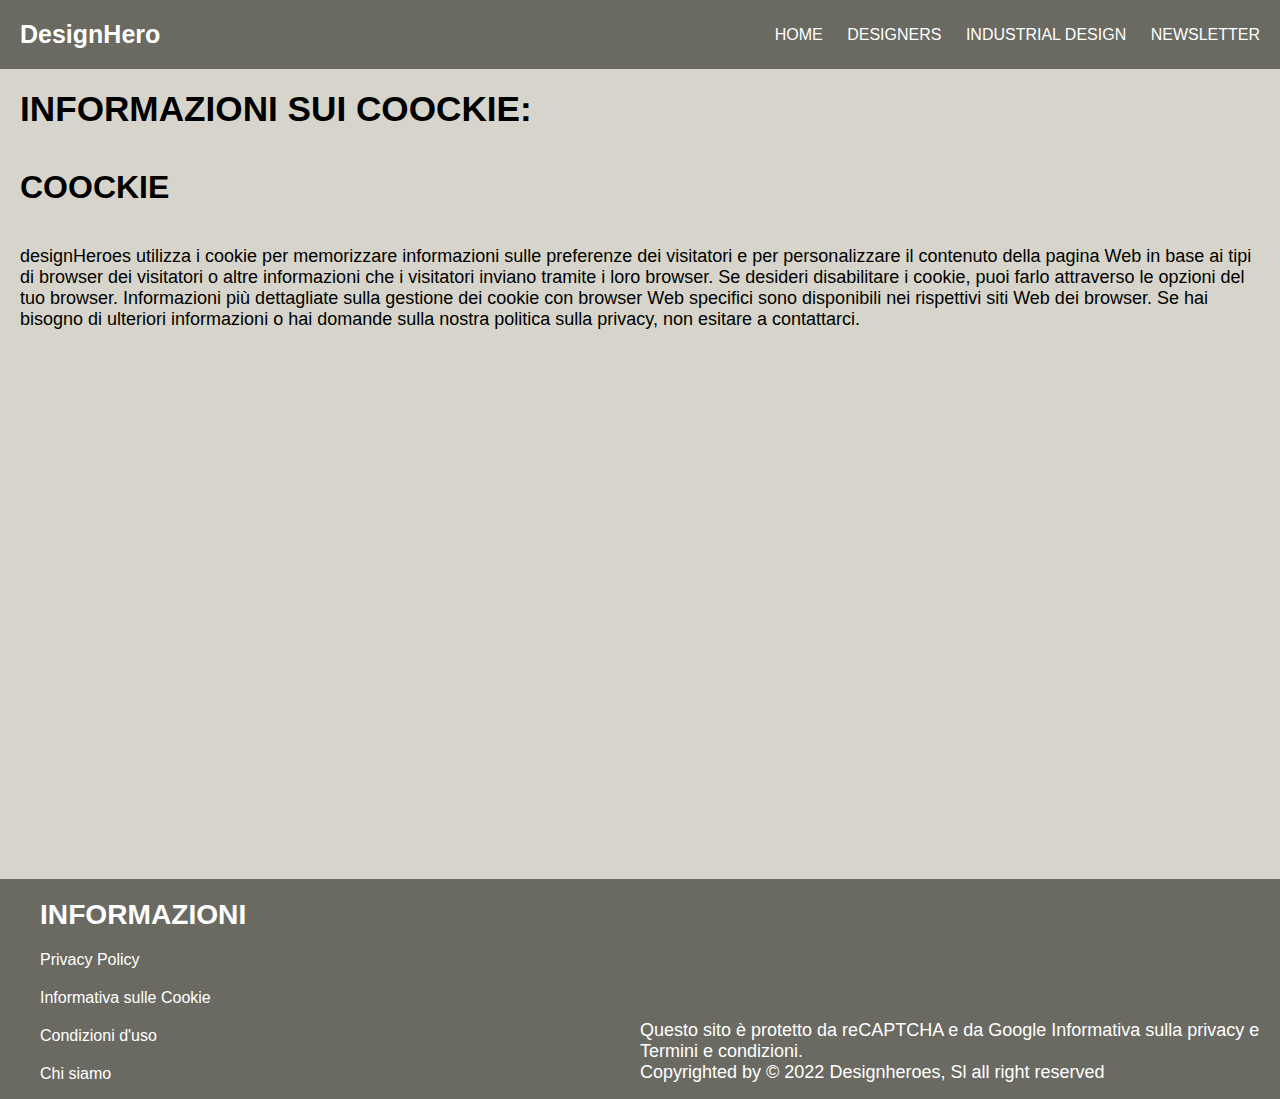
<file: Informazione-sui-coockie.html>
<!DOCTYPE html>
<html lang="it">
<head>
    <meta charset="UTF-8">
    <meta name="viewport" content="width=device-width, initial-scale=1.0">
    <link rel="stylesheet" href="style.css">
    <script src="javascript.js"></script>
    <title>Homepage - DesignHero</title>
</head>
<body>
    <header>
        <div class="logo">DesignHero</div>
        <nav>
            <ul>
                <li><a href="index.html">HOME</a></li>
                <li><a href="Designers.html">DESIGNERS</a></li>
                <li><a href="scopri di piu.html">INDUSTRIAL DESIGN</a></li>
                <li><a href="Newsletter.html">NEWSLETTER</a></li>
            </ul>
            <div class="menu-toggle">
                <div class="bar"></div>
                <div class="bar"></div>
                <div class="bar"></div>
                <div class="bar"></div>
            </div>
        </nav>
    </header>

    <div class="privacypolicy2">
        <h3>INFORMAZIONI SUI COOCKIE:</h3>
        <h5>COOCKIE </h5>
        <p>designHeroes utilizza i cookie per memorizzare informazioni sulle preferenze dei visitatori e per personalizzare il contenuto della pagina Web in base ai tipi di browser dei visitatori o altre informazioni che i visitatori inviano tramite i loro browser. Se desideri disabilitare i cookie, puoi farlo attraverso le opzioni del tuo browser. Informazioni più dettagliate sulla gestione dei cookie con browser Web specifici sono disponibili nei rispettivi siti Web dei browser. Se hai bisogno di ulteriori informazioni o hai domande sulla nostra politica sulla privacy, non esitare a contattarci.</p>
    </div>
    
    <footer>
        <div class="footer-column">
            <h4>INFORMAZIONI</h4>
            <nav class="footerio">
                    <li><a href="privacy-policy.html">Privacy Policy</a></li>
                    <li><a href="Informazione-sui-coockie.html">Informativa sulle Cookie</a></li>
                    <li><a href="condizioni-d'uso.html">Condizioni d'uso</a></li>
                    <li><a href="chi-siamo.html">Chi siamo</a></li>
            </nav>
        </div>
        <div class="footer-column">
            <p>Questo sito è protetto da reCAPTCHA e da <a href="https://policies.google.com/privacy">Google Informativa sulla privacy</a> e <a href="https://policies.google.com/terms">Termini e condizioni.</a></p>
            <p>Copyrighted by © 2022 Designheroes, Sl all right reserved</p>
        </div>
    </footer>
</body>
</file>
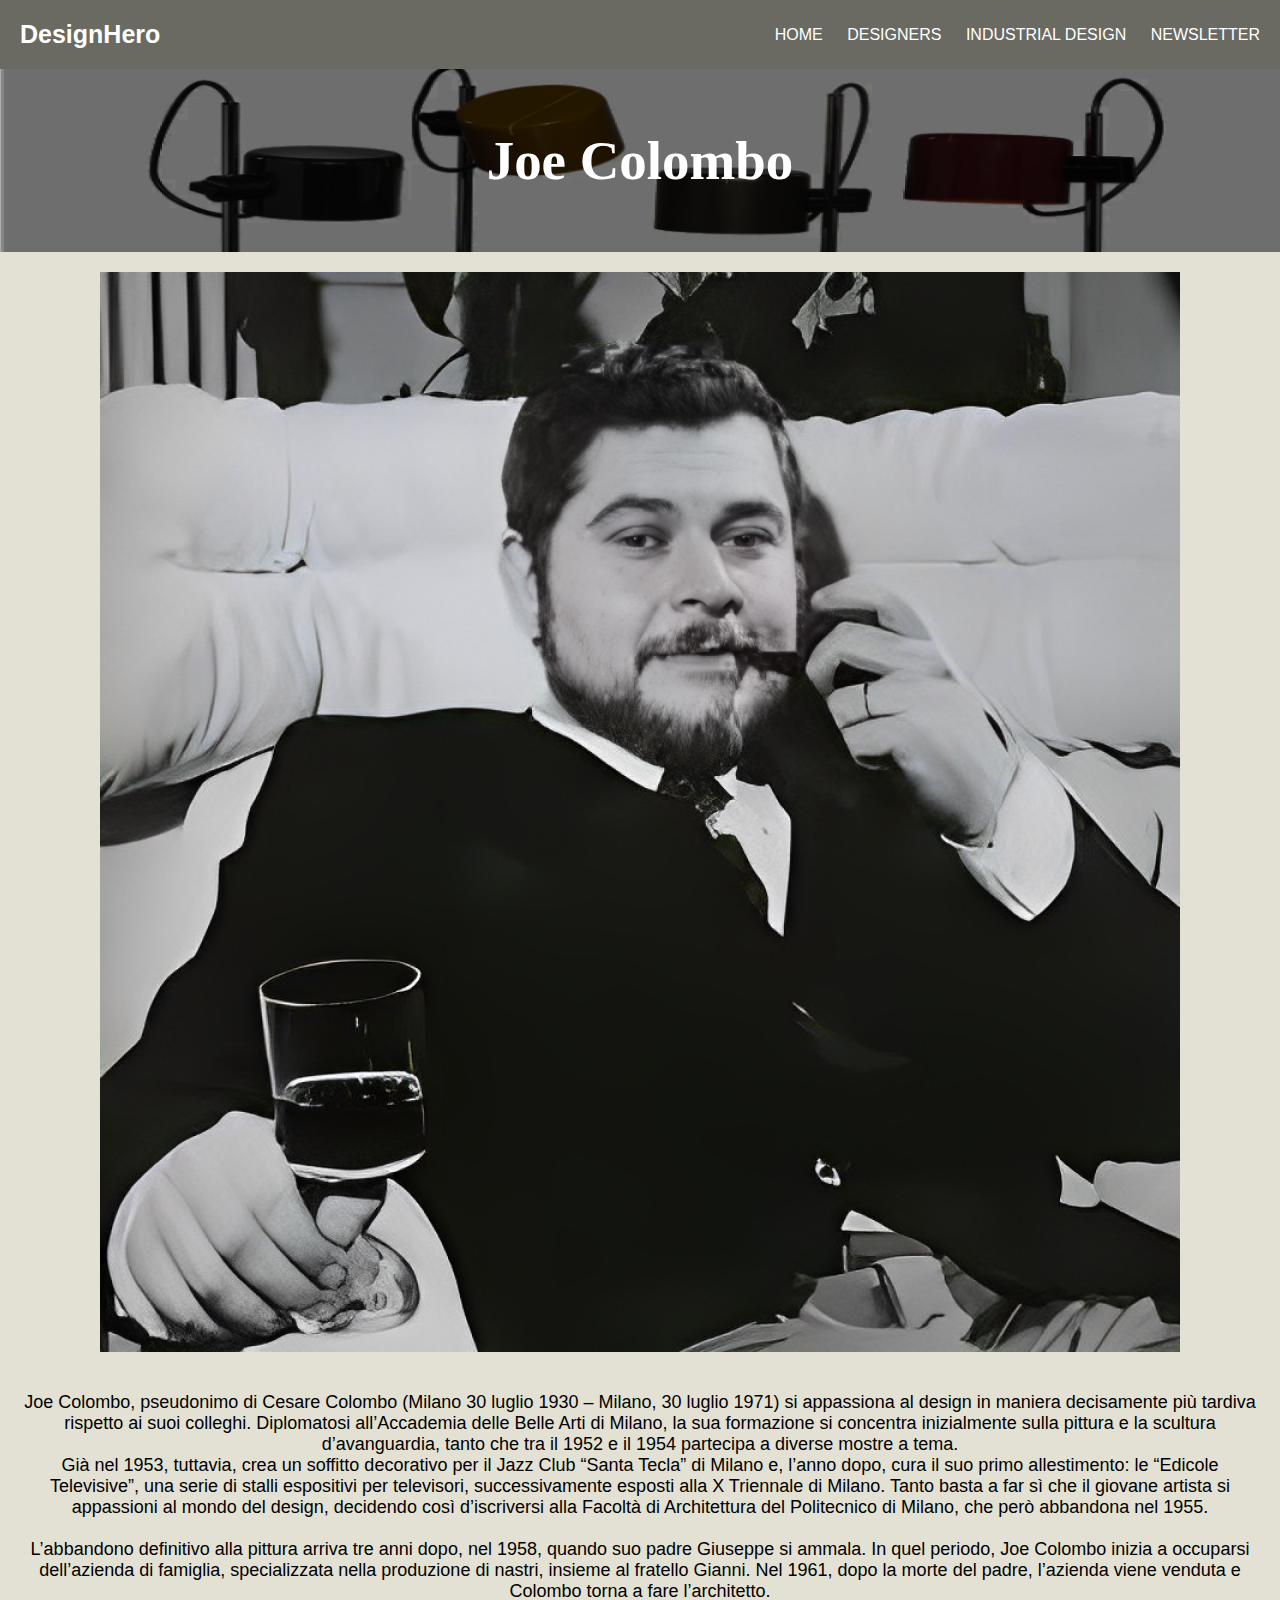
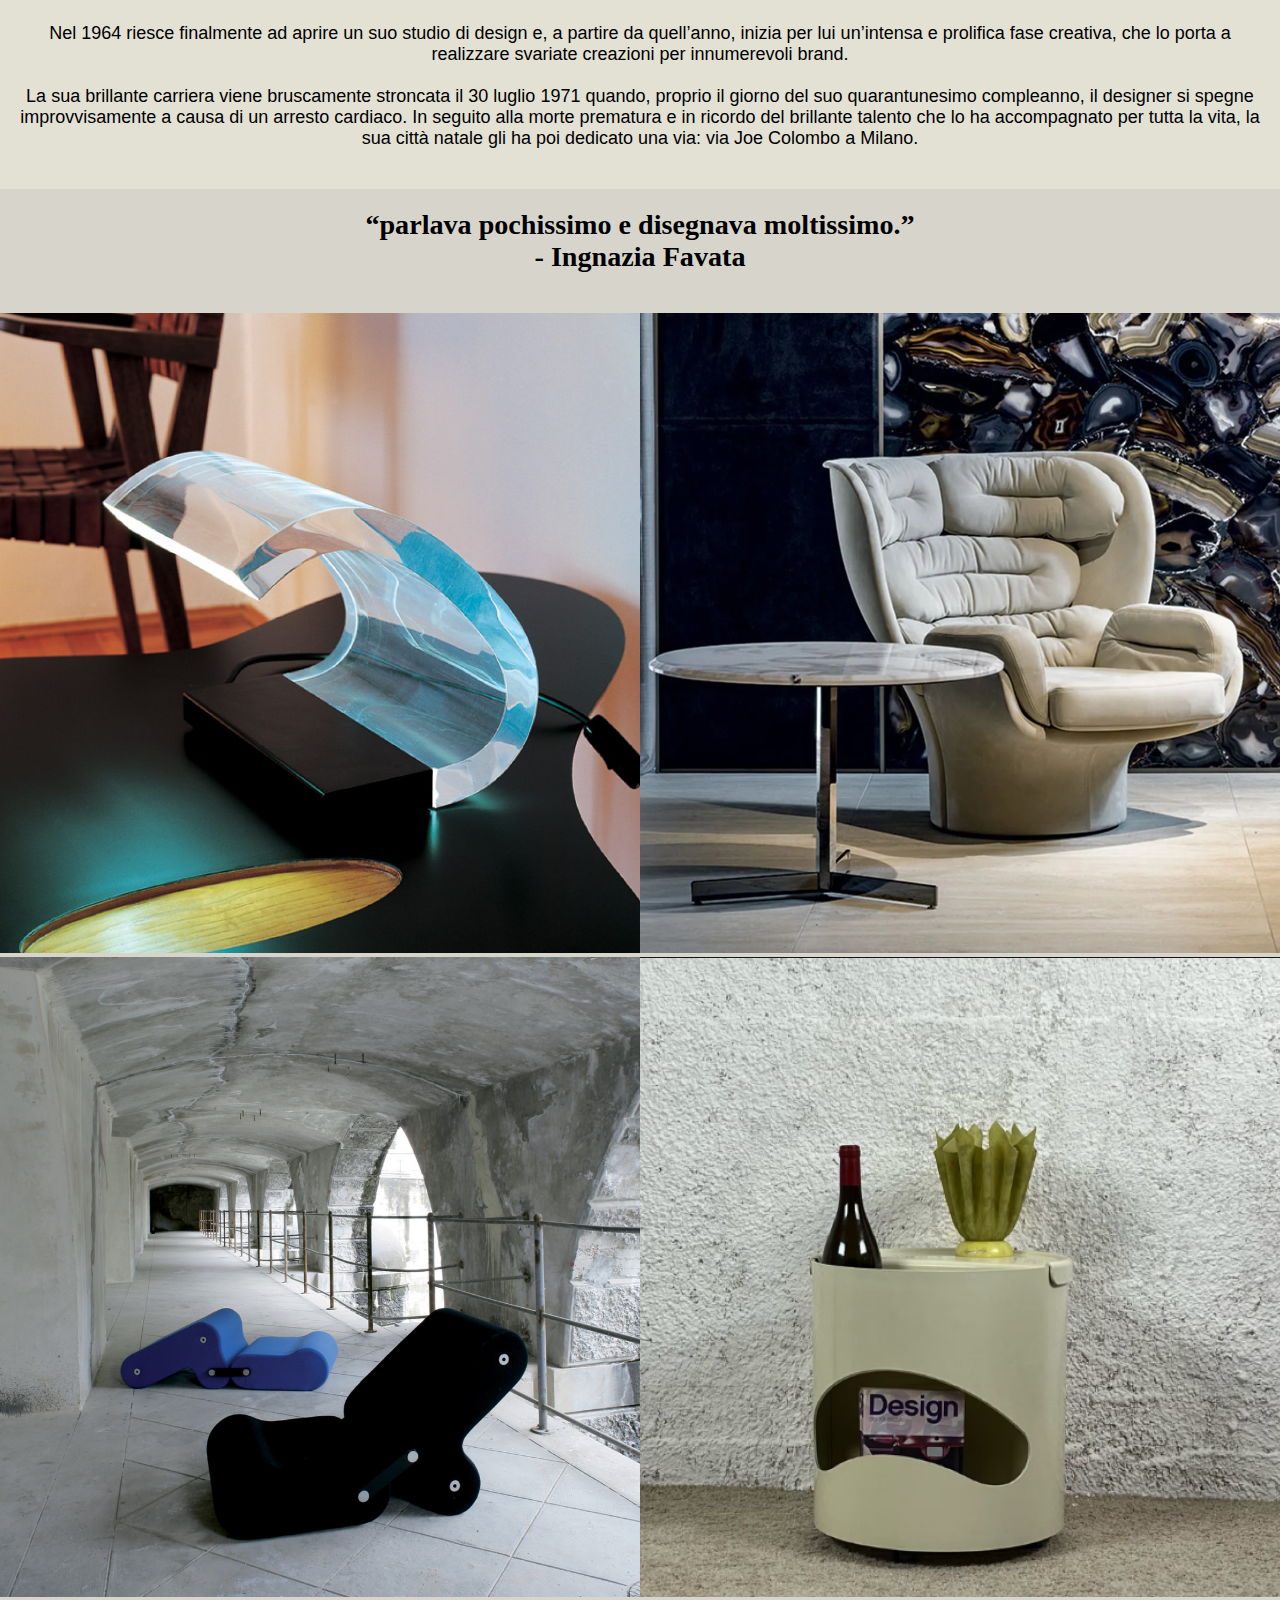
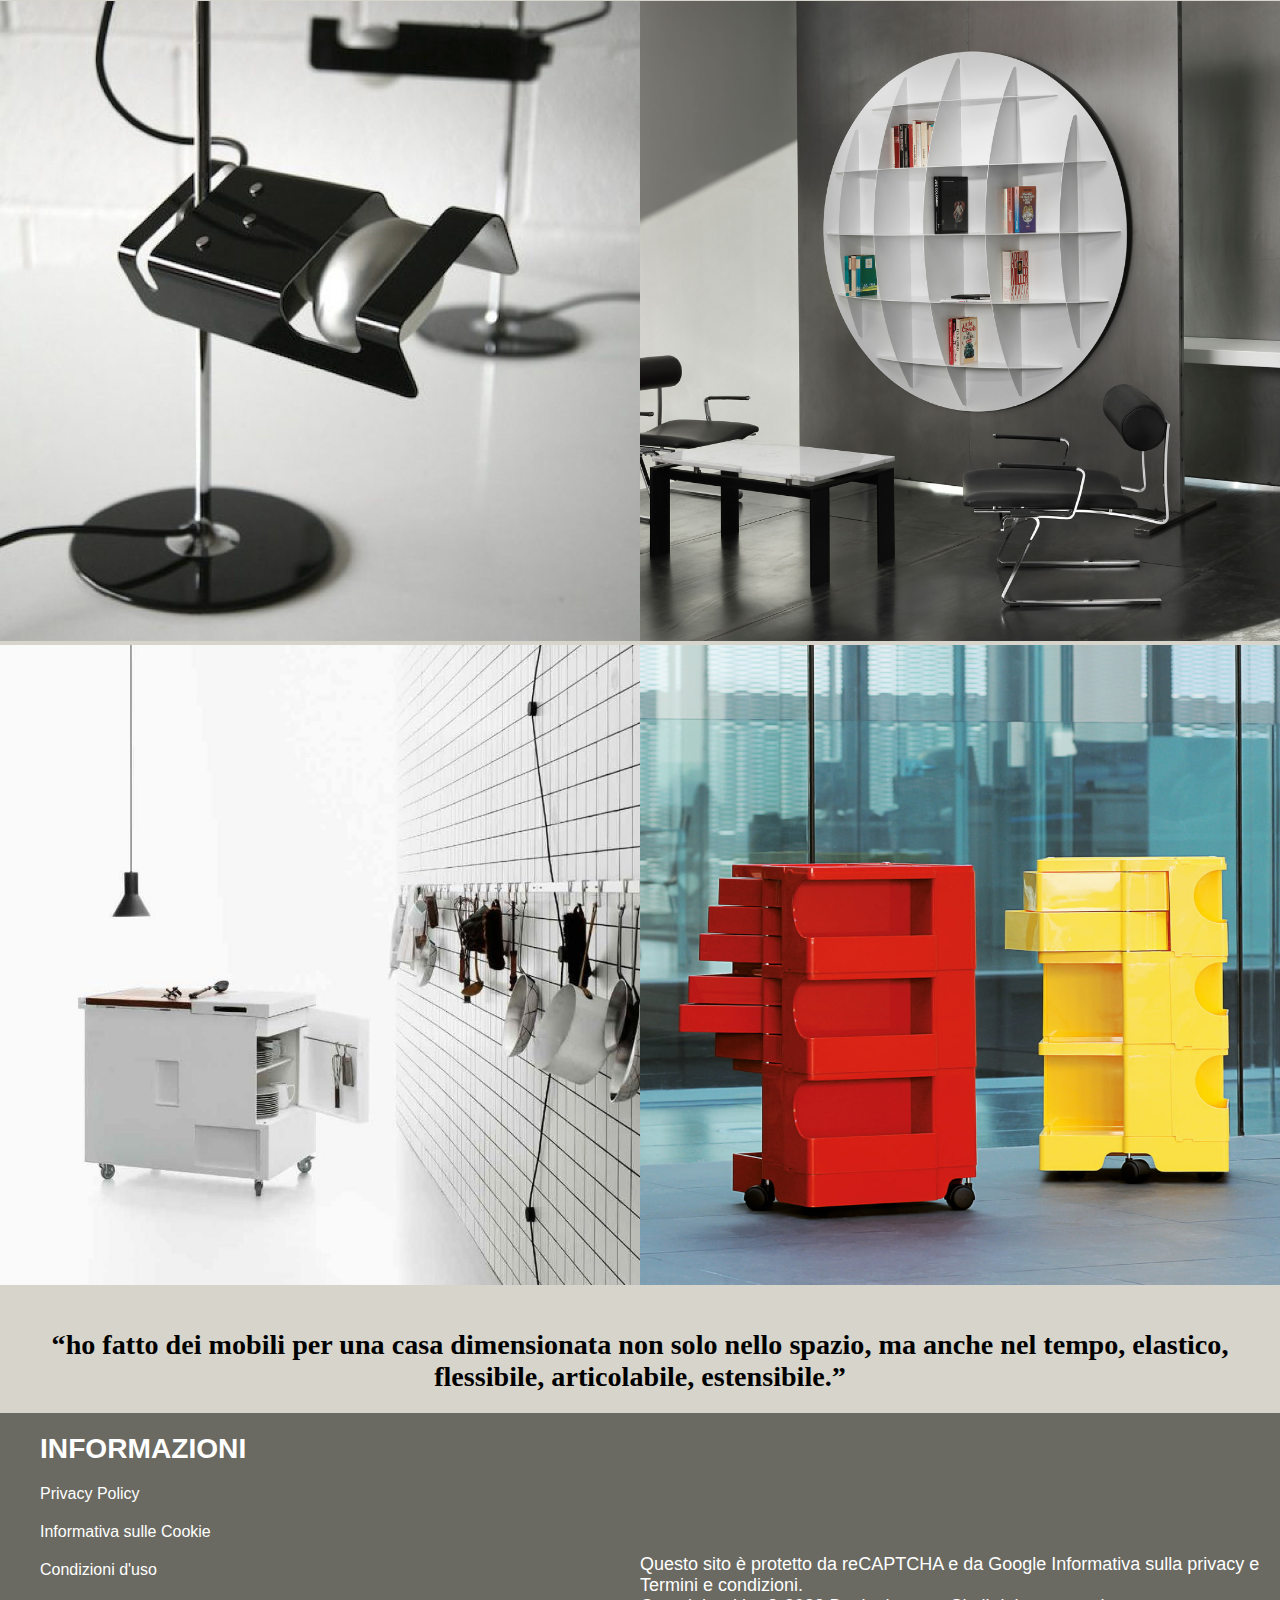
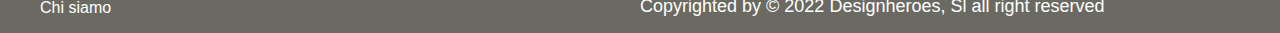
<file: Joe Colombo.html>
<!DOCTYPE html>
<html lang="it">
<head>
    <meta charset="UTF-8">
    <meta name="viewport" content="width=device-width, initial-scale=1.0">
    <link rel="stylesheet" href="style.css">
    <script src="javascript.js"></script>
    <title>Homepage - DesignHero</title>
</head>
<body>
    <header>
        <div class="logo">DesignHero</div>
        <nav>
            <ul>
                <li><a href="index.html">HOME</a></li>
                <li><a href="Designers.html">DESIGNERS</a></li>
                <li><a href="scopri di piu.html">INDUSTRIAL DESIGN</a></li>
                <li><a href="Newsletter.html">NEWSLETTER</a></li>
            </ul>
            <div class="menu-toggle">
                <div class="bar"></div>
                <div class="bar"></div>
                <div class="bar"></div>
                <div class="bar"></div>
            </div>
        </nav>
    </header>

    <section class="herojoe">
        <div class="hero-content">
            <h1>Joe Colombo</h1>
        </div>
    </section>
    
    <section class="joebio">
        <div class="joecard1">
            <img src="img/joe colombo 2k.png" alt="">
            <p>Joe Colombo, pseudonimo di Cesare Colombo (Milano 30 luglio 1930 – Milano, 30 luglio 1971) si appassiona al design in maniera decisamente più tardiva rispetto ai suoi colleghi. Diplomatosi all’Accademia delle Belle Arti di Milano, la sua formazione si concentra inizialmente sulla pittura e la scultura d’avanguardia, tanto che tra il 1952 e il 1954 partecipa a diverse mostre a tema.
            <br>
            Già nel 1953, tuttavia, crea un soffitto decorativo per il Jazz Club “Santa Tecla” di Milano e, l’anno dopo, cura il suo primo allestimento: le “Edicole Televisive”, una serie di stalli espositivi per televisori, successivamente esposti alla X Triennale di Milano. Tanto basta a far sì che il giovane artista si appassioni al mondo del design, decidendo così d’iscriversi alla Facoltà di Architettura del Politecnico di Milano, che però abbandona nel 1955.
            <br>
            <br>
            L’abbandono definitivo alla pittura arriva tre anni dopo, nel 1958, quando suo padre Giuseppe si ammala. In quel periodo, Joe Colombo inizia a occuparsi dell’azienda di famiglia, specializzata nella produzione di nastri, insieme al fratello Gianni. Nel 1961, dopo la morte del padre, l’azienda viene venduta e Colombo torna a fare l’architetto.
            <br>
            <br>
            Nel 1964 riesce finalmente ad aprire un suo studio di design e, a partire da quell’anno, inizia per lui un’intensa e prolifica fase creativa, che lo porta a realizzare svariate creazioni per innumerevoli brand.
            <br>
            <br>
            La sua brillante carriera viene bruscamente stroncata il 30 luglio 1971 quando, proprio il giorno del suo quarantunesimo compleanno, il designer si spegne improvvisamente a causa di un arresto cardiaco. In seguito alla morte prematura e in ricordo del brillante talento che lo ha accompagnato per tutta la vita, la sua città natale gli ha poi dedicato una via: via Joe Colombo a Milano.</p>

        </div>
    </section>
    <div class="joeinfo">
        <h4>“parlava pochissimo e disegnava moltissimo.”
            <br>- Ingnazia Favata</h4>
    </div>

    <section class="container">
        <div class="grid">
            <div class="grid-item">
                <a href="enzo-mari.html" class="tooltip" title="Opera1">
                    <img src="img/Colombo1.png" alt="Designer 1">
                    <div class="overlay"></div> 
                    <span class="tooltip-text">Acrilica, lampada.</span>
                </a>
            </div>
            <div class="grid-item">
                <a href="pagina1.html" class="tooltip" title="Opera2">
                    <img src="img/colombo2.png" alt="Designer 2">
                    <div class="overlay"></div> 
                    <span class="tooltip-text">Elda, poltrono futuristica.</span>
                </a>
            </div>
            <div class="grid-item">
                <a href="pagina1.html" class="tooltip" title="Opera3">
                    <img src="img/colombo3.png" alt="Designer 3">
                    <div class="overlay"></div> 
                    <span class="tooltip-text">Multichair, poltrona.</span>
                </a>
            </div>
            <div class="grid-item">
                <a href="pagina1.html" class="tooltip" title="Opera4">
                    <img src="img/colombo4.png" alt="Designer 4">
                    <div class="overlay"></div> 
                    <span class="tooltip-text">Robo, tavolino</span>
                </a>
            </div>
            <div class="grid-item">
                <a href="pagina1.html" class="tooltip" title="Opera5">
                    <img src="img/colombo6.png" alt="Designer 1">
                    <div class="overlay"></div> 
                    <span class="tooltip-text">Spider, lampada</span>
                </a>
            </div>
            <div class="grid-item">
                <a href="pagina1.html" class="tooltip" title="Opera6">
                    <img src="img/colombo7.png" alt="Designer 1">
                    <div class="overlay"></div> 
                    <span class="tooltip-text">Continental, libreria</span>
                </a>
            </div>
            <div class="grid-item">
                <a href="pagina1.html" class="tooltip" title="Opera7">
                    <img src="img/colombo8.png" alt="Designer 1">
                    <div class="overlay"></div> 
                    <span class="tooltip-text">Multikitchen, mini-cucina</span>
                </a>
            </div>
            <div class="grid-item">
                <a href="pagina1.html" class="tooltip" title="Opera8">
                    <img src="img/colombo9.png" alt="Designer 1">
                    <div class="overlay"></div> 
                    <span class="tooltip-text">Body, trolley</span>
                </a>
            </div>
        </div>
    </section>

    <div class="aradinfo">
        <h4>“ho fatto dei mobili per una casa dimensionata non solo nello spazio, ma anche nel tempo, elastico, flessibile, articolabile, estensibile.”</h4>
    </div>




    <footer>
        <div class="footer-column">
            <h4>INFORMAZIONI</h4>
            <nav class="footerio">
                    <li><a href="privacy-policy.html">Privacy Policy</a></li>
                    <li><a href="Informazione-sui-coockie.html">Informativa sulle Cookie</a></li>
                    <li><a href="condizioni-d'uso.html">Condizioni d'uso</a></li>
                    <li><a href="chi-siamo.html">Chi siamo</a></li>
            </nav>
        </div>
        <div class="footer-column">
            <p>Questo sito è protetto da reCAPTCHA e da <a href="https://policies.google.com/privacy">Google Informativa sulla privacy</a> e <a href="https://policies.google.com/terms">Termini e condizioni.</a></p>
            <p>Copyrighted by © 2022 Designheroes, Sl all right reserved</p>
        </div>
    </footer>
</body>
</html>
</file>
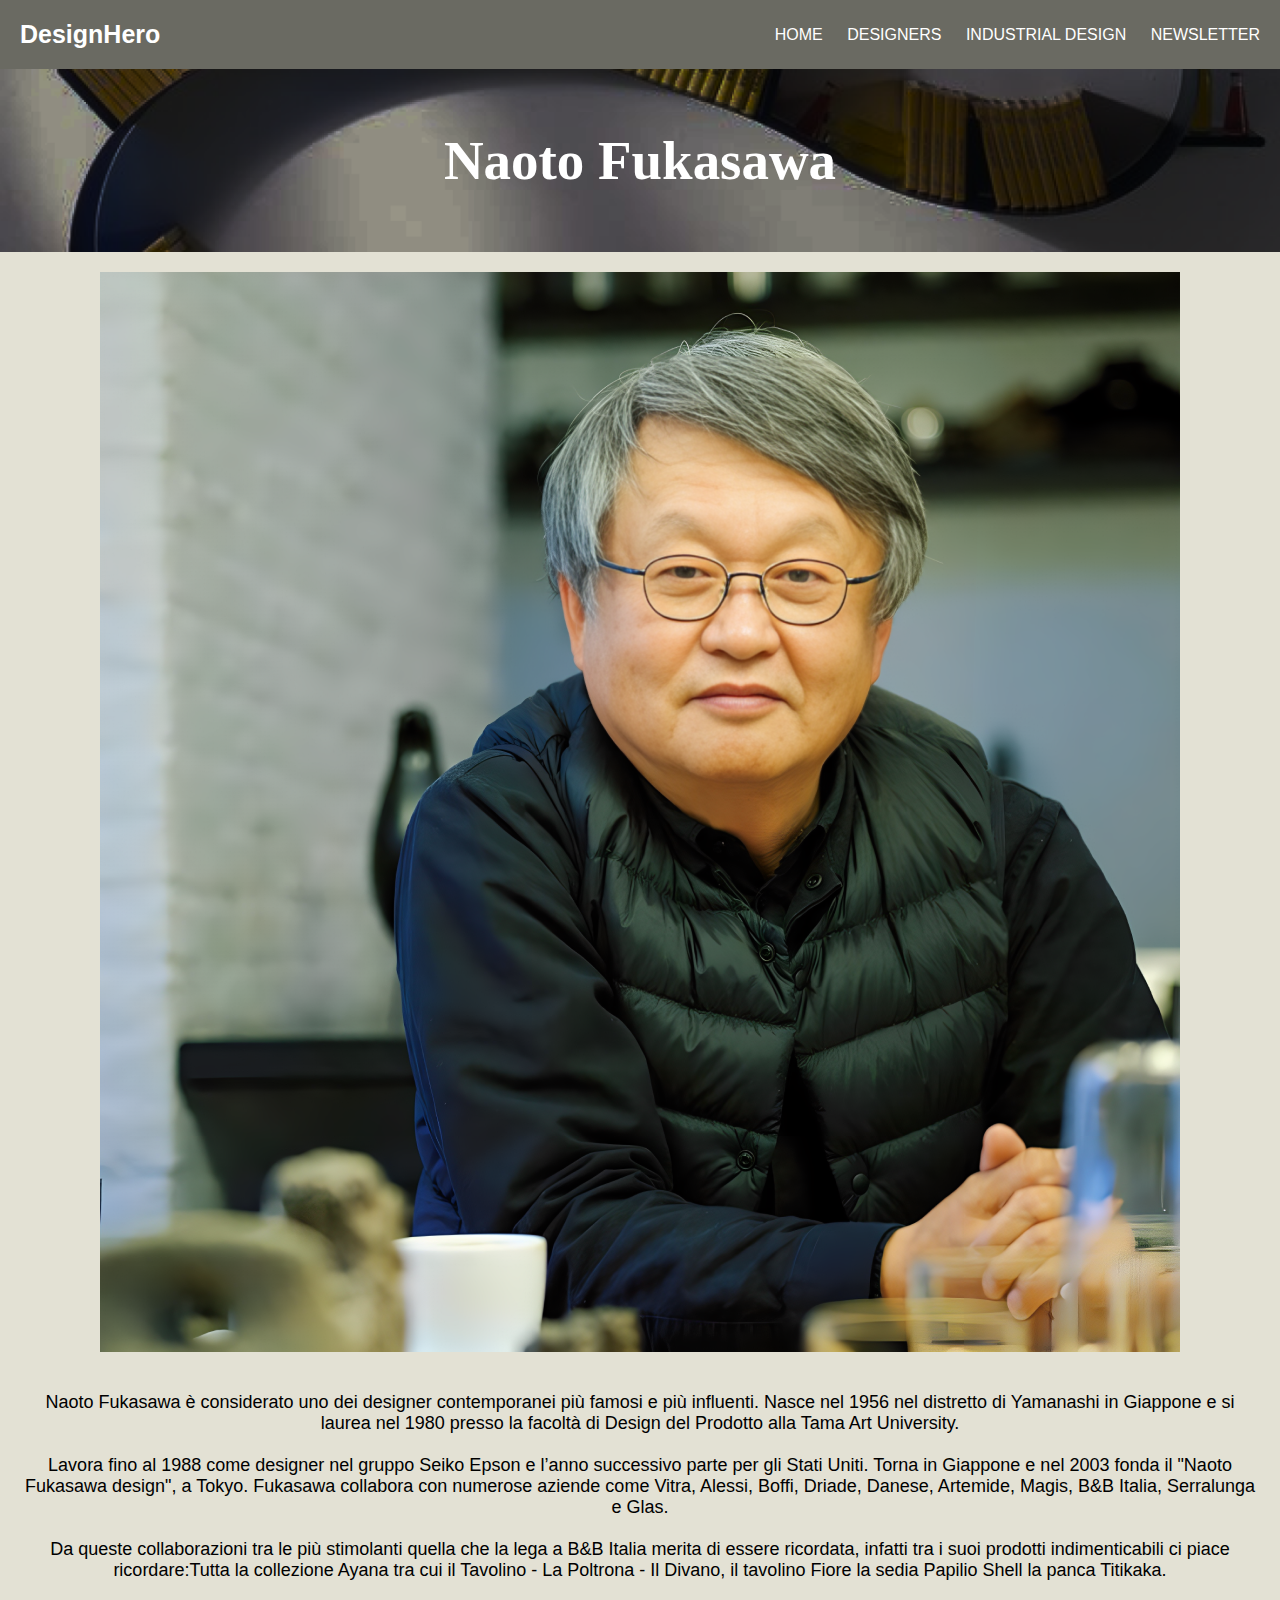
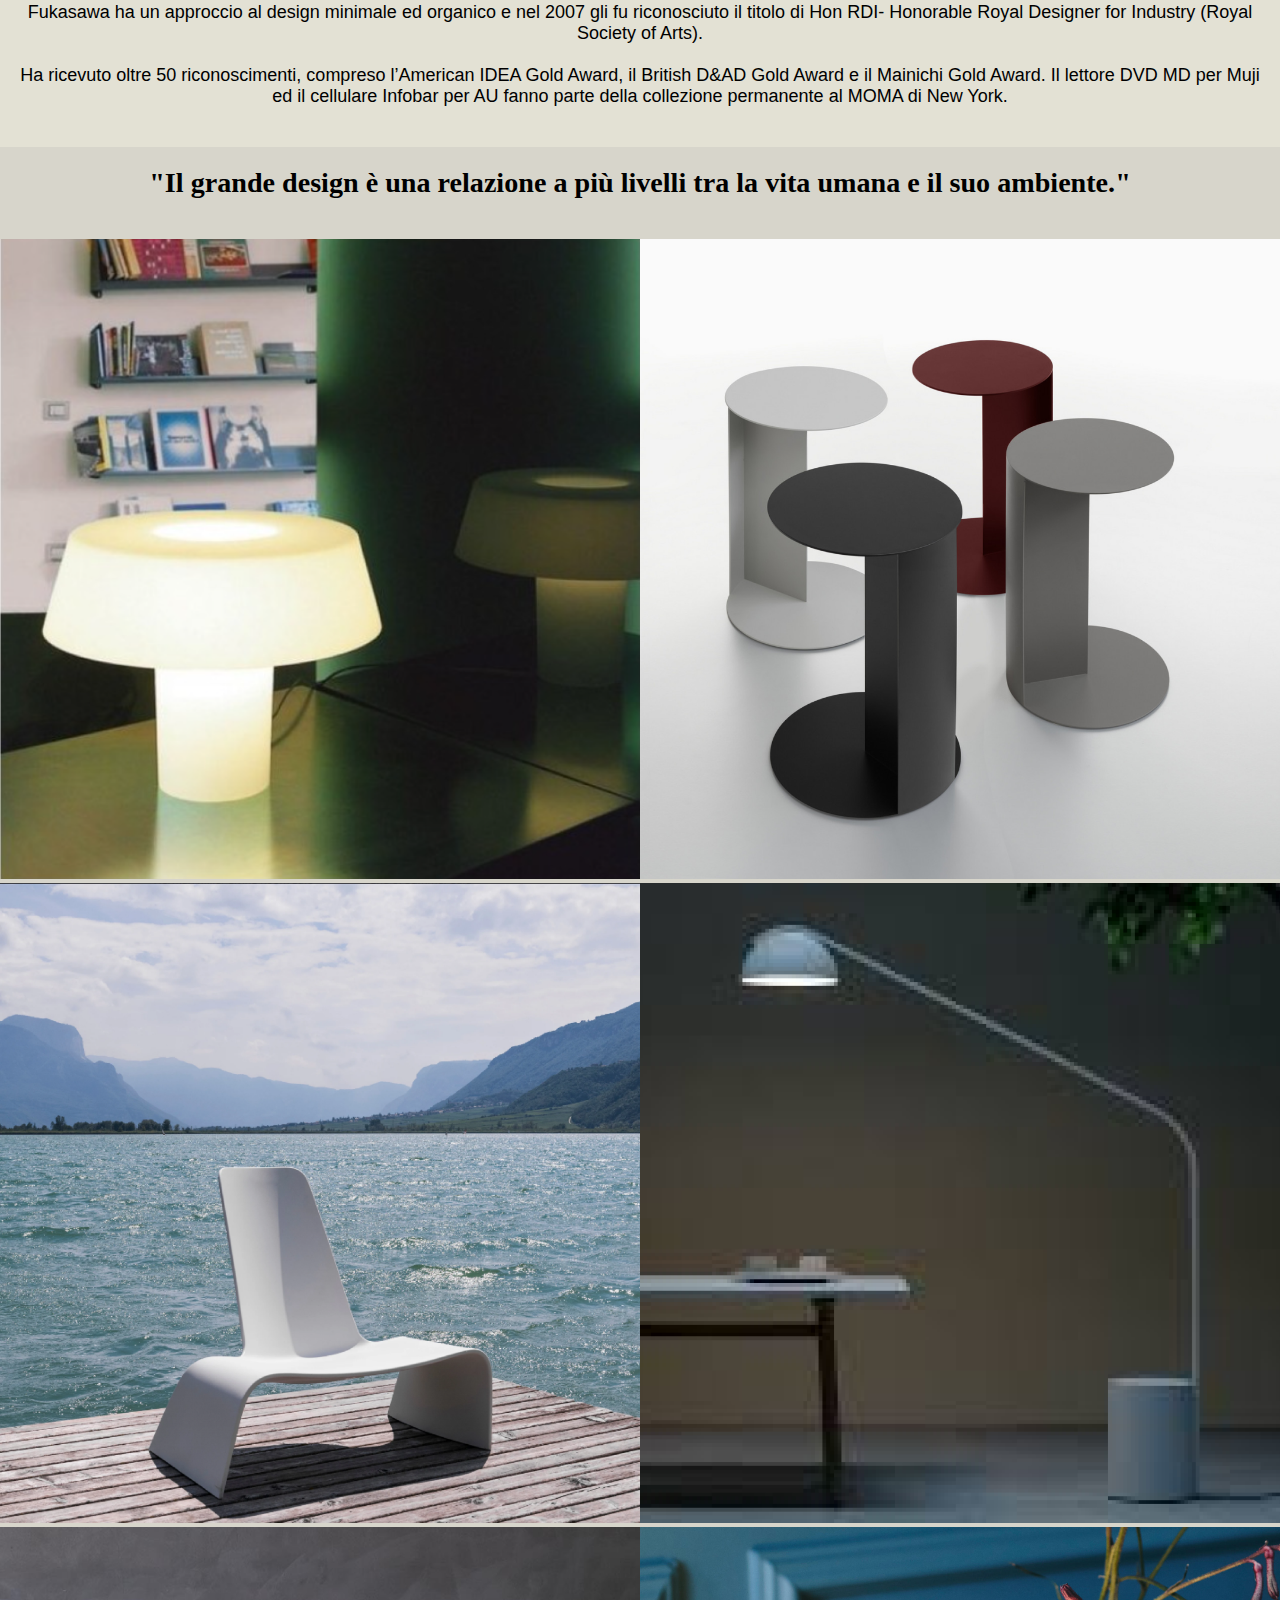
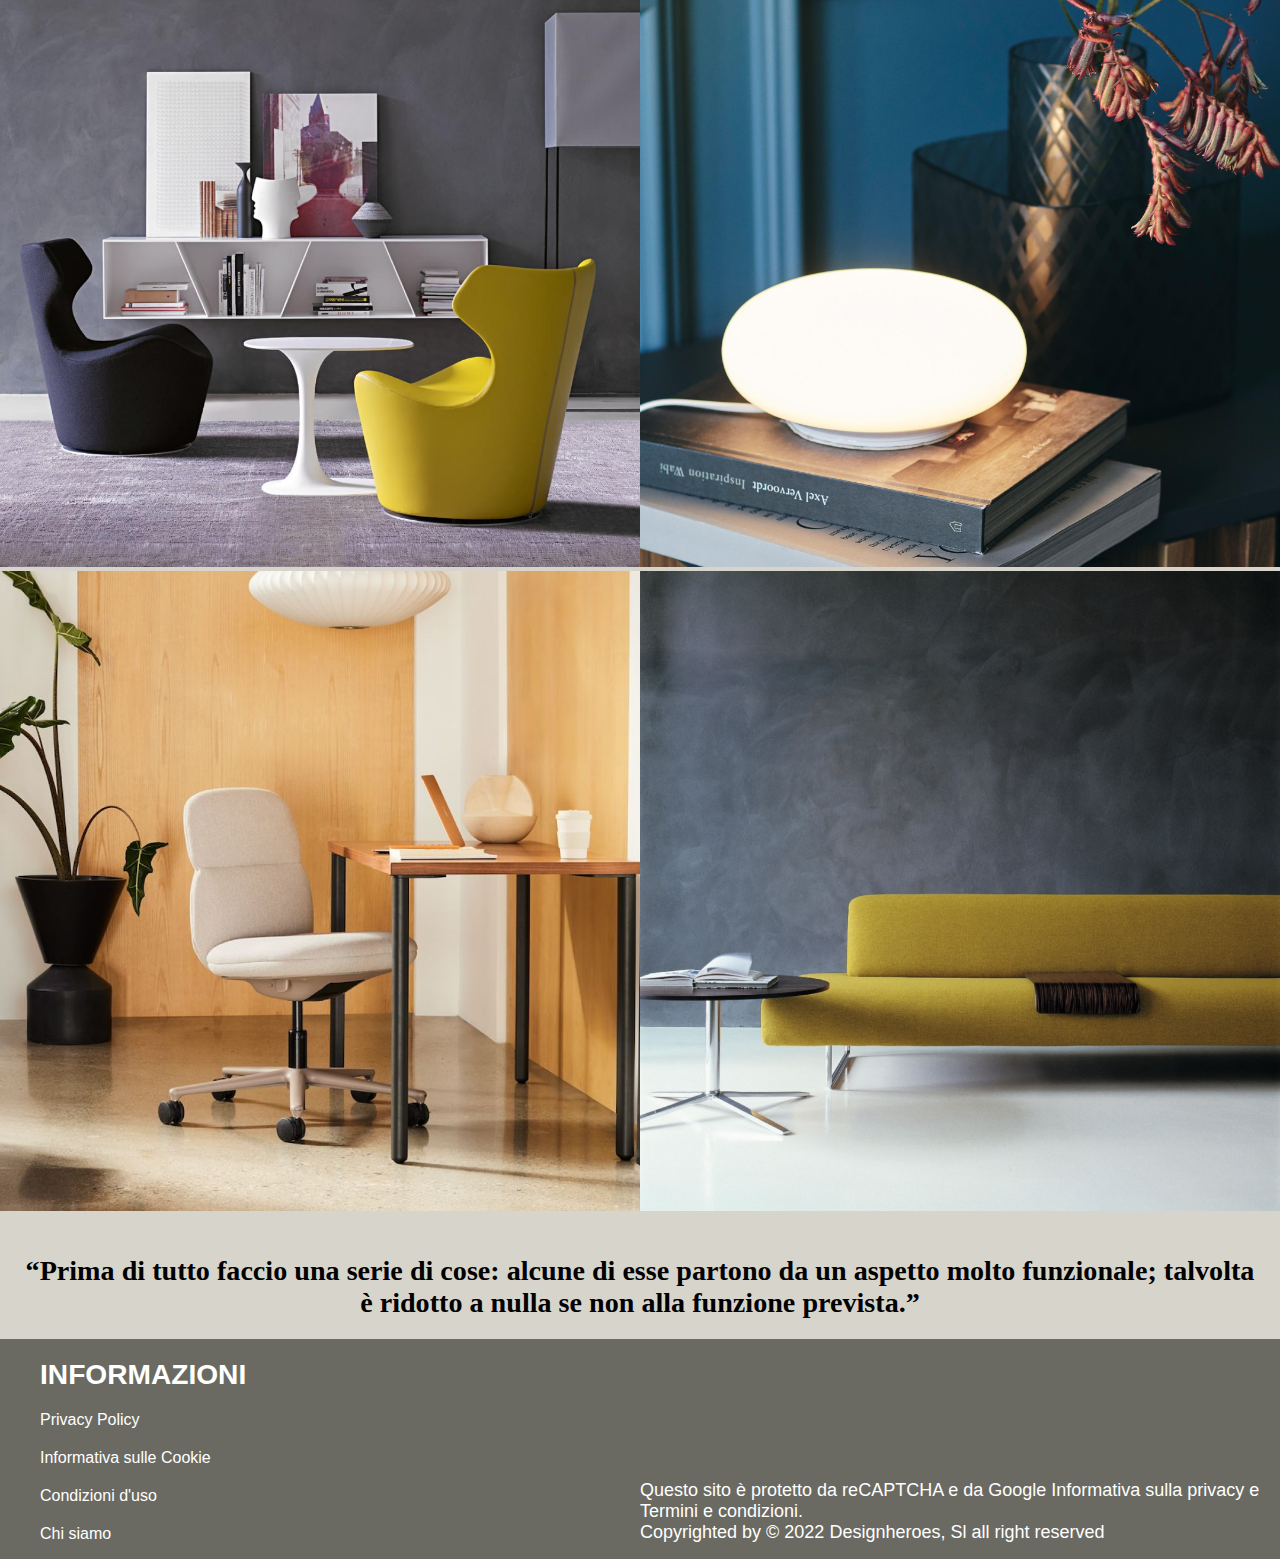
<file: Naoto-Fukasawa.html>
<!DOCTYPE html>
<html lang="it">
<head>
    <meta charset="UTF-8">
    <meta name="viewport" content="width=device-width, initial-scale=1.0">
    <link rel="stylesheet" href="style.css">
    <script src="javascript.js"></script>
    <title>Homepage - DesignHero</title>
</head>
<body>
    <header>
        <div class="logo">DesignHero</div>
        <nav>
            <ul>
                <li><a href="index.html">HOME</a></li>
                <li><a href="Designers.html">DESIGNERS</a></li>
                <li><a href="scopri di piu.html">INDUSTRIAL DESIGN</a></li>
                <li><a href="Newsletter.html">NEWSLETTER</a></li>
            </ul>
            <div class="menu-toggle">
                <div class="bar"></div>
                <div class="bar"></div>
                <div class="bar"></div>
                <div class="bar"></div>
            </div>
        </nav>
    </header>

    <section class="heroarad">
        <div class="hero-content">
            <h1>Naoto Fukasawa</h1>
        </div>
    </section>
    
    <section class="naotobio">
        <div class="naotocard1">
            <img src="img/naoto2k.png" alt="">
            <p>
                Naoto Fukasawa è considerato uno dei designer contemporanei più famosi e più influenti. Nasce nel 1956 nel distretto di Yamanashi in Giappone e si laurea nel 1980 presso la facoltà di Design del Prodotto alla Tama Art University.<br><br>
                Lavora fino al 1988 come designer nel gruppo Seiko Epson e l’anno successivo parte per gli Stati Uniti. Torna in Giappone e nel 2003 fonda il "Naoto Fukasawa design", a Tokyo. Fukasawa collabora con numerose aziende come Vitra, Alessi, Boffi, Driade, Danese, Artemide, Magis, B&B Italia, Serralunga e Glas.<br><br>
                Da queste collaborazioni tra le più stimolanti quella che la lega a B&B Italia merita di essere ricordata, infatti tra i suoi prodotti indimenticabili ci piace ricordare:Tutta la collezione Ayana tra cui il Tavolino - La Poltrona - Il Divano, il tavolino Fiore la sedia Papilio Shell la panca Titikaka.<br><br>
                Fukasawa ha un approccio al design minimale ed organico e nel 2007 gli fu riconosciuto il titolo di Hon RDI- Honorable Royal Designer for Industry (Royal Society of Arts). <br><br>
                Ha ricevuto oltre 50 riconoscimenti, compreso l’American IDEA Gold Award, il British D&AD Gold Award e il Mainichi Gold Award. Il lettore DVD MD per Muji ed il cellulare Infobar per AU fanno parte della collezione permanente al MOMA di New York.
            </p>
        </div>
    </section>
    <div class="naotoinfo">
        <h4>"Il grande design è una relazione a più livelli tra la vita umana e il suo ambiente."</h4>
    </div>

    <section class="container">
        <div class="grid">
            <div class="grid-item">
                <a href="enzo-mari.html" class="tooltip" title="Opera1">
                    <img src="img/naoto1.png" alt="Designer 1">
                    <div class="overlay"></div> 
                    <span class="tooltip-text">Amami, lampada</span>
                </a>
            </div>
            <div class="grid-item">
                <a href="pagina1.html" class="tooltip" title="Opera2">
                    <img src="img/naoto2.png" alt="Designer 2">
                    <div class="overlay"></div> 
                    <span class="tooltip-text">To tavolino</span>
                </a>
            </div>
            <div class="grid-item">
                <a href="pagina1.html" class="tooltip" title="Opera3">
                    <img src="img/naoto3.png" alt="Designer 3">
                    <div class="overlay"></div> 
                    <span class="tooltip-text">Land lounge, sedia</span>
                </a>
            </div>
            <div class="grid-item">
                <a href="pagina1.html" class="tooltip" title="Opera4">
                    <img src="img/naoto4.png" alt="Designer 4">
                    <div class="overlay"></div> 
                    <span class="tooltip-text">Haif dome, lampada</span>
                </a>
            </div>
            <div class="grid-item">
                <a href="pagina1.html" class="tooltip" title="Opera5">
                    <img src="img/naoto5.png" alt="Designer 1">
                    <div class="overlay"></div> 
                    <span class="tooltip-text">Papilio, poltrona</span>
                </a>
            </div>
            <div class="grid-item">
                <a href="pagina1.html" class="tooltip" title="Opera6">
                    <img src="img/naoto6.png" alt="Designer 1">
                    <div class="overlay"></div> 
                    <span class="tooltip-text">Itka, lampada</span>
                </a>
            </div>
            <div class="grid-item">
                <a href="pagina1.html" class="tooltip" title="Opera7">
                    <img src="img/naoto7.png" alt="Designer 1">
                    <div class="overlay"></div> 
                    <span class="tooltip-text">Asari, sedia</span>
                </a>
            </div>
            <div class="grid-item">
                <a href="pagina1.html" class="tooltip" title="Opera8">
                    <img src="img/naoto8.png" alt="Designer 1">
                    <div class="overlay"></div> 
                    <span class="tooltip-text">Cloud, divano</span>
                </a>
            </div>
        </div>
    </section>

    <div class="naotoinfo">
        <h4>“Prima di tutto faccio una serie di cose: alcune di esse partono da un aspetto molto funzionale; talvolta è ridotto a nulla se non alla funzione prevista.”</h4>
    </div>




    <footer>
        <div class="footer-column">
            <h4>INFORMAZIONI</h4>
            <nav class="footerio">
                    <li><a href="privacy-policy.html">Privacy Policy</a></li>
                    <li><a href="Informazione-sui-coockie.html">Informativa sulle Cookie</a></li>
                    <li><a href="condizioni-d'uso.html">Condizioni d'uso</a></li>
                    <li><a href="chi-siamo.html">Chi siamo</a></li>
            </nav>
        </div>
        <div class="footer-column">
            <p>Questo sito è protetto da reCAPTCHA e da <a href="https://policies.google.com/privacy">Google Informativa sulla privacy</a> e <a href="https://policies.google.com/terms">Termini e condizioni.</a></p>
            <p>Copyrighted by © 2022 Designheroes, Sl all right reserved</p>
        </div>
    </footer>
</body>
</html>
</file>
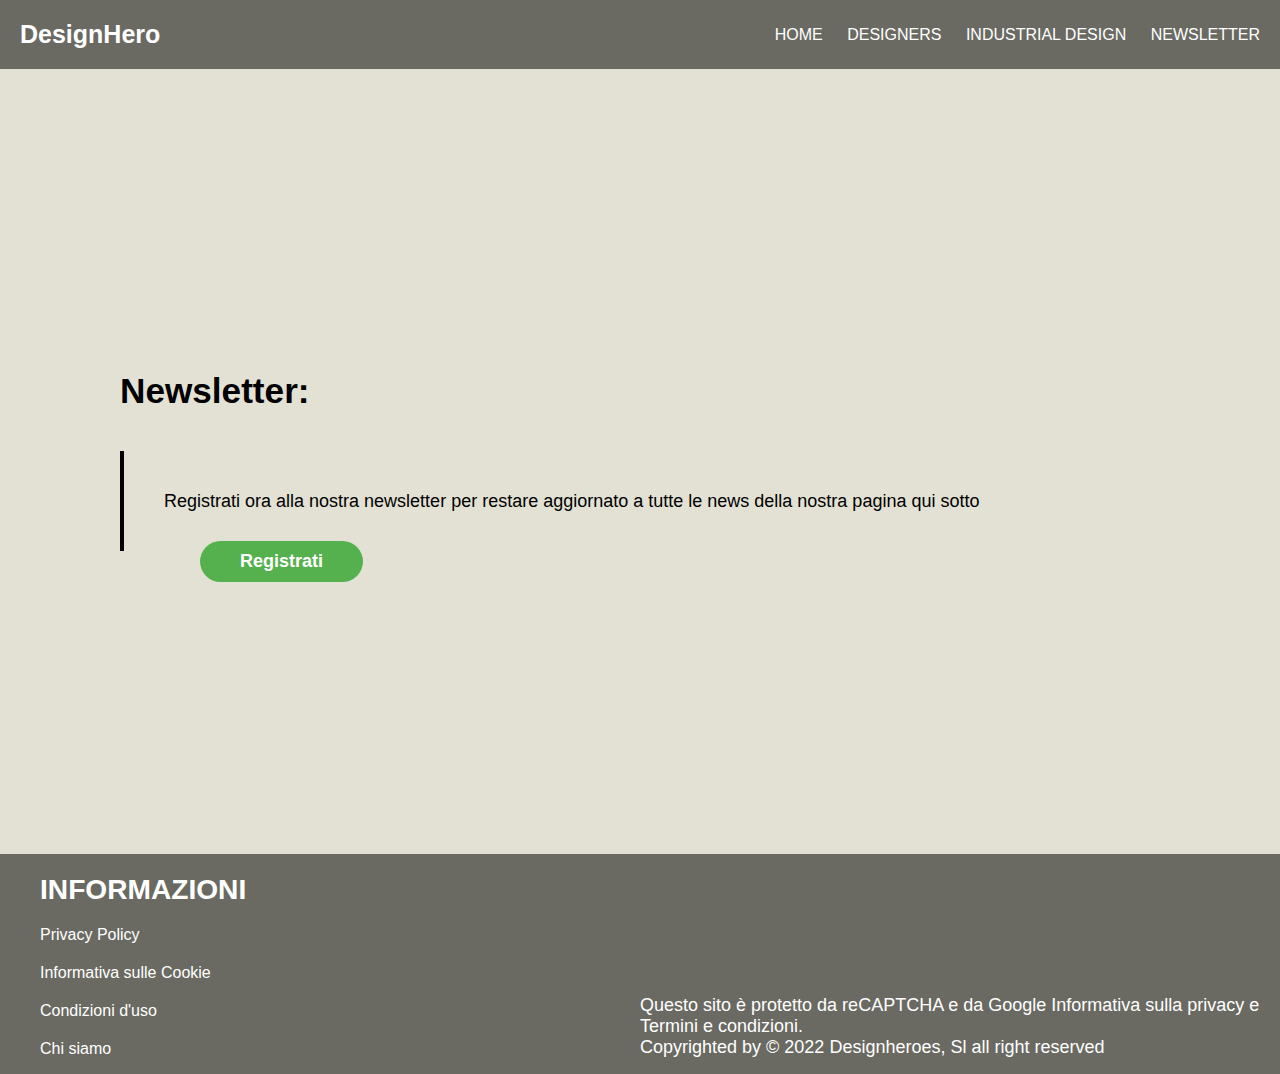
<file: Newsletter.html>
<!DOCTYPE html>
<html lang="it">
<head>
    <meta charset="UTF-8">
    <meta name="viewport" content="width=device-width, initial-scale=1.0">
    <link rel="stylesheet" href="style.css">
    <script src="javascript.js"></script>
    <title>Homepage - DesignHero</title>
</head>
<body>
    <header>
        <div class="logo">DesignHero</div>
        <nav>
            <ul>
                <li><a href="index.html">HOME</a></li>
                <li><a href="Designers.html">DESIGNERS</a></li>
                <li><a href="scopri di piu.html">INDUSTRIAL DESIGN</a></li>
                <li><a href="Newsletter.html">NEWSLETTER</a></li>
            </ul>
            <div class="menu-toggle">
                <div class="bar"></div>
                <div class="bar"></div>
                <div class="bar"></div>
                <div class="bar"></div>
            </div>
        </nav>
    </header>

    <section class="contattitite">
        <h3>Newsletter:</h3>
        <div class="infoconte">
            <span></span>
            <p>Registrati ora alla nostra newsletter per restare aggiornato a tutte le news della nostra pagina qui sotto</p>
        </div>
        <a href="registrati.html" class="cta-buttonr">Registrati</a>

    </section>
    <footer>
        <div class="footer-column">
            <h4>INFORMAZIONI</h4>
            <nav class="footerio">
                    <li><a href="privacy-policy.html">Privacy Policy</a></li>
                    <li><a href="Informazione-sui-coockie.html">Informativa sulle Cookie</a></li>
                    <li><a href="condizioni-d'uso.html">Condizioni d'uso</a></li>
                    <li><a href="chi-siamo.html">Chi siamo</a></li>
            </nav>
        </div>
        <div class="footer-column">
            <p>Questo sito è protetto da reCAPTCHA e da <a href="https://policies.google.com/privacy">Google Informativa sulla privacy</a> e <a href="https://policies.google.com/terms">Termini e condizioni.</a></p>
            <p>Copyrighted by © 2022 Designheroes, Sl all right reserved</p>
        </div>
    </footer>
</body>
</html>
</file>
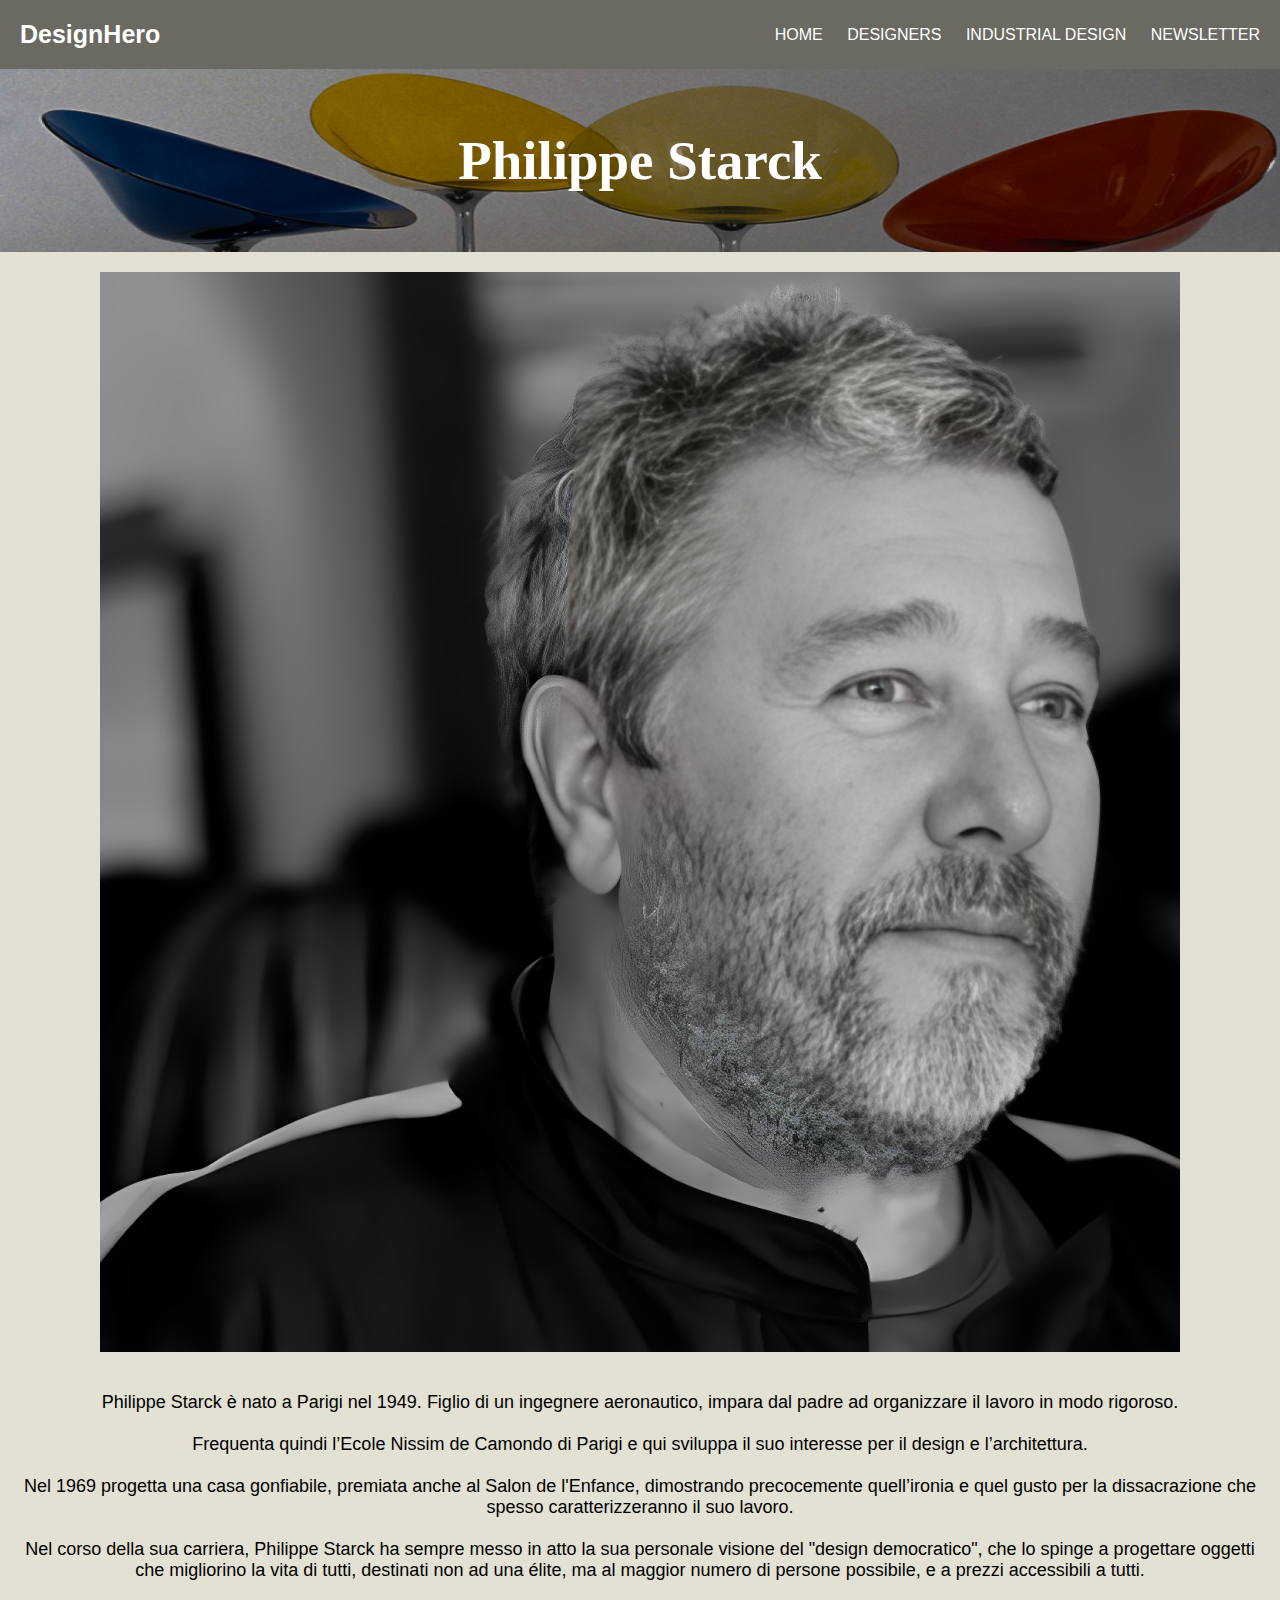
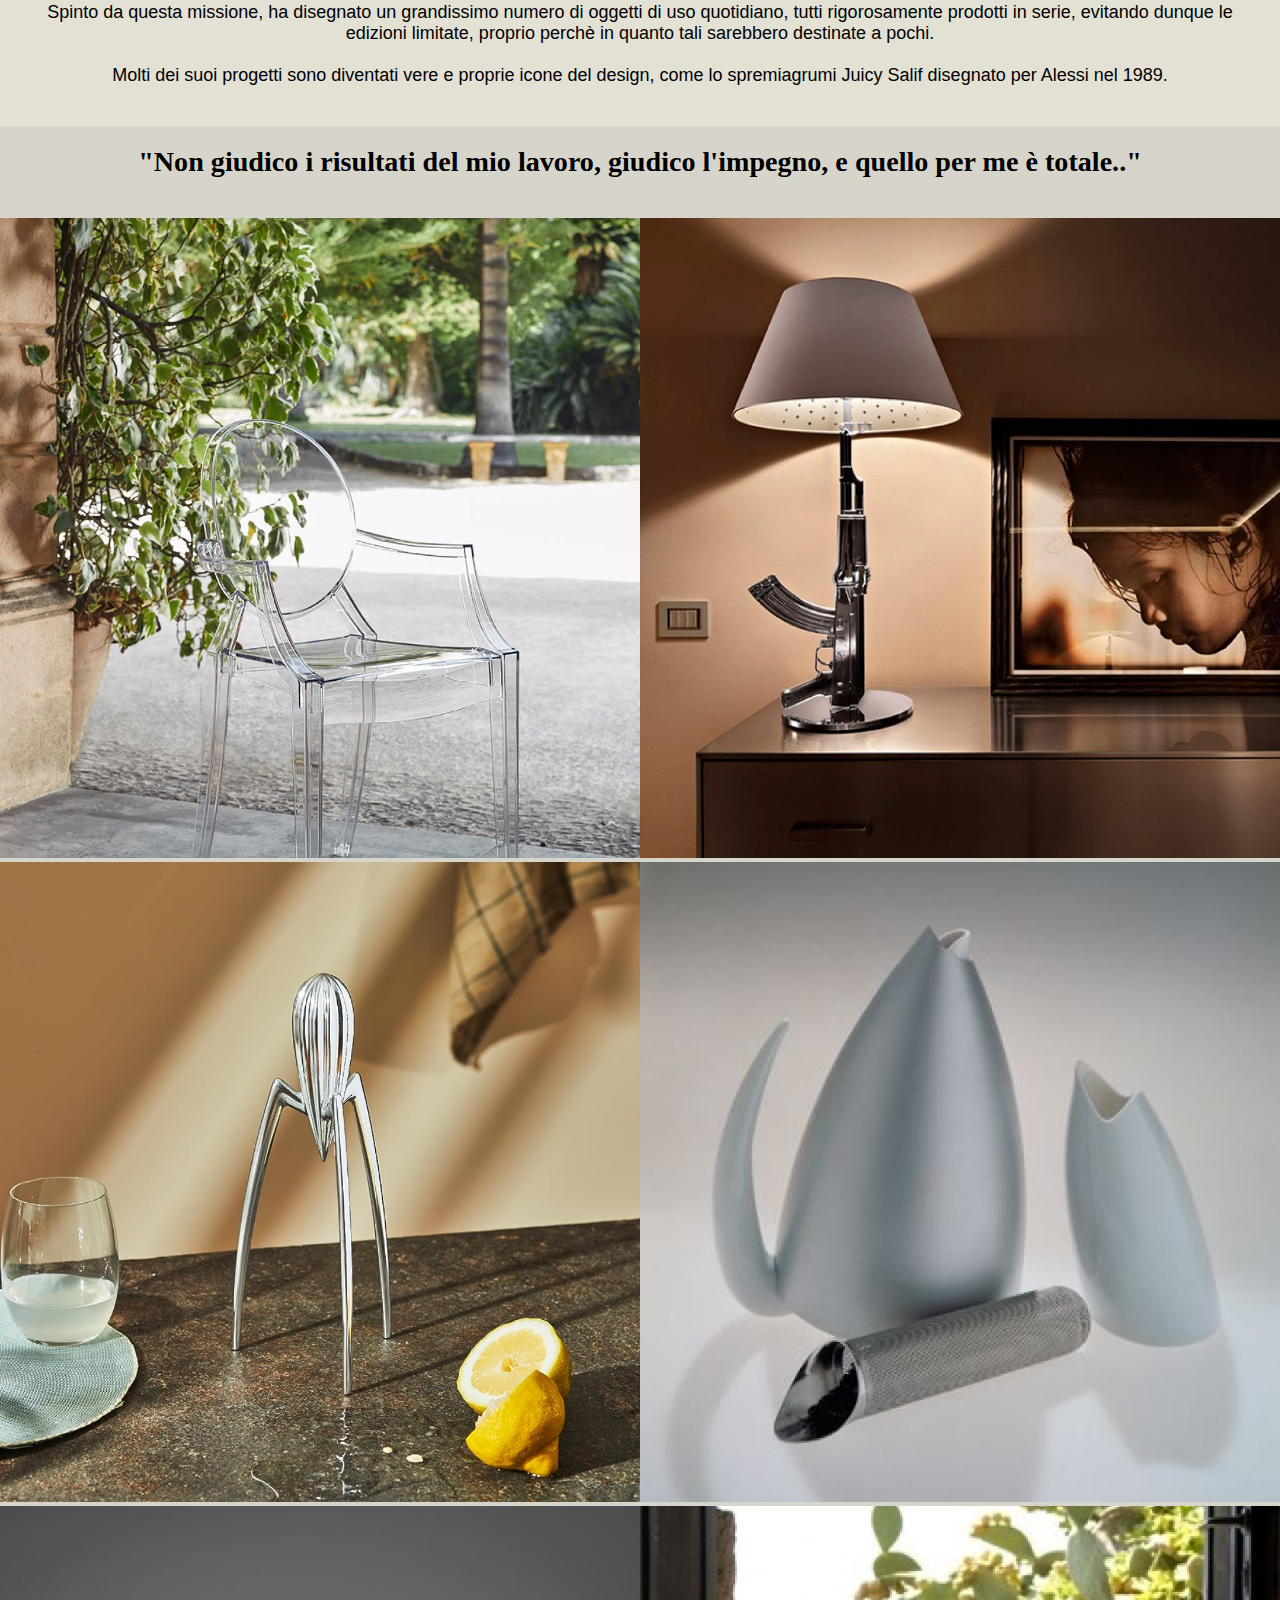
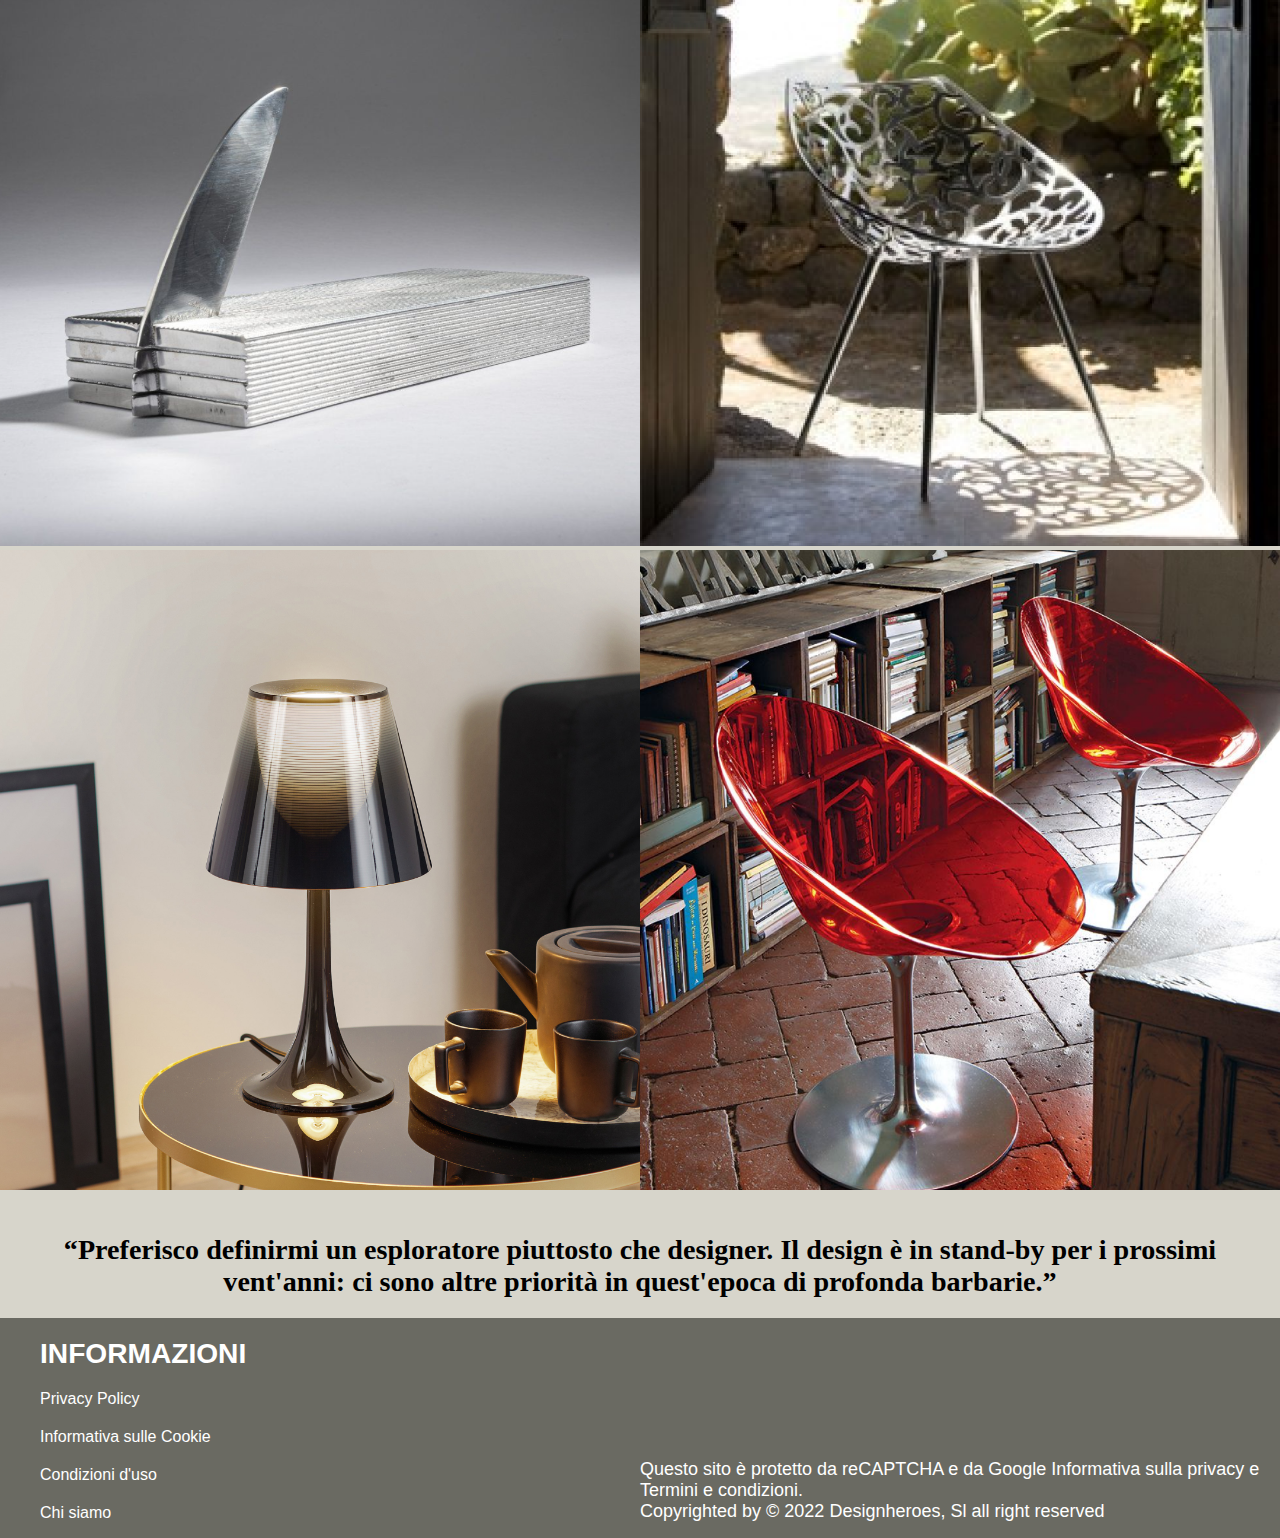
<file: Philippe-Starck.html>
<!DOCTYPE html>
<html lang="it">
<head>
    <meta charset="UTF-8">
    <meta name="viewport" content="width=device-width, initial-scale=1.0">
    <link rel="stylesheet" href="style.css">
    <script src="javascript.js"></script>
    <title>Homepage - DesignHero</title>
</head>
<body>
    <header>
        <div class="logo">DesignHero</div>
        <nav>
            <ul>
                <li><a href="index.html">HOME</a></li>
                <li><a href="Designers.html">DESIGNERS</a></li>
                <li><a href="scopri di piu.html">INDUSTRIAL DESIGN</a></li>
                <li><a href="Newsletter.html">NEWSLETTER</a></li>
            </ul>
            <div class="menu-toggle">
                <div class="bar"></div>
                <div class="bar"></div>
                <div class="bar"></div>
                <div class="bar"></div>
            </div>
        </nav>
    </header>

    <section class="herostarck">
        <div class="hero-content">
            <h1>Philippe Starck</h1>
        </div>
    </section>
    
    <section class="starckdbio">
        <div class="starckcard1">
            <img src="img/Philippe starck 2k.png" alt="">
            <p>Philippe Starck è nato a Parigi nel 1949. Figlio di un ingegnere aeronautico, impara dal padre ad organizzare il lavoro in modo rigoroso. <br><br>Frequenta quindi l’Ecole Nissim de Camondo di Parigi e qui sviluppa il suo interesse per il design e l’architettura.<br>
                <br> Nel 1969 progetta una casa gonfiabile, premiata anche al Salon de l'Enfance, dimostrando precocemente quell’ironia e quel gusto per la dissacrazione che spesso caratterizzeranno il suo lavoro.
                <br>
                <br>
                Nel corso della sua carriera, Philippe Starck ha sempre messo in atto la sua personale visione del "design democratico", che lo spinge a progettare oggetti che migliorino la vita di tutti, destinati non ad una élite, ma al maggior numero di persone possibile, e a prezzi accessibili a tutti. <br><br>Spinto da questa missione, ha disegnato un grandissimo numero di oggetti di uso quotidiano, tutti rigorosamente prodotti in serie, evitando dunque le edizioni limitate, proprio perchè in quanto tali sarebbero destinate a pochi.
                <br>
                <br>
                Molti dei suoi progetti sono diventati vere e proprie icone del design, come lo spremiagrumi Juicy Salif disegnato per Alessi nel 1989.
                
                </p>
        </div>
    </section>
    <div class="starckinfo">
        <h4>"Non giudico i risultati del mio lavoro, giudico l'impegno, e quello per me è totale.."</h4>
    </div>

    <section class="container">
        <div class="grid">
            <div class="grid-item">
                <a href="enzo-mari.html" class="tooltip" title="Opera1">
                    <img src="img/starck1.png" alt="Designer 1">
                    <div class="overlay"></div> 
                    <span class="tooltip-text">Louise ghost, sedia trasparente</span>
                </a>
            </div>
            <div class="grid-item">
                <a href="pagina1.html" class="tooltip" title="Opera2">
                    <img src="img/starck2.png" alt="Designer 2">
                    <div class="overlay"></div> 
                    <span class="tooltip-text">Lamp gun</span>
                </a>
            </div>
            <div class="grid-item">
                <a href="pagina1.html" class="tooltip" title="Opera3">
                    <img src="img/starck3.png" alt="Designer 3">
                    <div class="overlay"></div> 
                    <span class="tooltip-text">Juicy salif, spremiagrumi</span>
                </a>
            </div>
            <div class="grid-item">
                <a href="pagina1.html" class="tooltip" title="Opera4">
                    <img src="img/starck4.png" alt="Designer 4">
                    <div class="overlay"></div> 
                    <span class="tooltip-text">Ti tang, tegliera</span>
                </a>
            </div>
            <div class="grid-item">
                <a href="pagina1.html" class="tooltip" title="Opera5">
                    <img src="img/starck5.png" alt="Designer 1">
                    <div class="overlay"></div> 
                    <span class="tooltip-text">Tree skin, Sedia</span>
                </a>
            </div>
            <div class="grid-item">
                <a href="pagina1.html" class="tooltip" title="Opera6">
                    <img src="img/starck6.png" alt="Designer 1">
                    <div class="overlay"></div> 
                    <span class="tooltip-text">Miss lady, sedia</span>
                </a>
            </div>
            <div class="grid-item">
                <a href="pagina1.html" class="tooltip" title="Opera7">
                    <img src="img/starck7.png" alt="Designer 1">
                    <div class="overlay"></div> 
                    <span class="tooltip-text">Miss k, lampada</span>
                </a>
            </div>
            <div class="grid-item">
                <a href="pagina1.html" class="tooltip" title="Opera8">
                    <img src="img/starck8.png" alt="Designer 1">
                    <div class="overlay"></div> 
                    <span class="tooltip-text">Eros[s], sedia</span>
                </a>
            </div>
        </div>
    </section>

    <div class="starckinfo">
        <h4>“Preferisco definirmi un esploratore piuttosto che designer. Il design è in stand-by per i prossimi vent'anni: ci sono altre priorità in quest'epoca di profonda barbarie.”</h4>
    </div>




    <footer>
        <div class="footer-column">
            <h4>INFORMAZIONI</h4>
            <nav class="footerio">
                    <li><a href="privacy-policy.html">Privacy Policy</a></li>
                    <li><a href="Informazione-sui-coockie.html">Informativa sulle Cookie</a></li>
                    <li><a href="condizioni-d'uso.html">Condizioni d'uso</a></li>
                    <li><a href="chi-siamo.html">Chi siamo</a></li>
            </nav>
        </div>
        <div class="footer-column">
            <p>Questo sito è protetto da reCAPTCHA e da <a href="https://policies.google.com/privacy">Google Informativa sulla privacy</a> e <a href="https://policies.google.com/terms">Termini e condizioni.</a></p>
            <p>Copyrighted by © 2022 Designheroes, Sl all right reserved</p>
        </div>
    </footer>
</body>
</html>
</file>
<file: style.css>
body {
    font-family: Helvetica, sans-serif;
    margin: 0 auto;
    background-color: #D7D5CB;
    height: 100vh;
}

a,li,ul{text-decoration: none; list-style: none; color: inherit;}

p{font-size: 25px;}
h1{font-size: 76.29px;}
h2{font-size: 61.4px ;}
h3{font-size: 48.83px;}
h4{font-size: 39.06px;}
h5{font-size: 32px;}

* {
    margin: 0;
    padding: 0;
}

/* header */
header {
    background: #6A6A62;
    display: flex;
    justify-content: space-between;
    align-items: center;
    padding: 20px 20px;
}

.logo {
    font-weight: bold;
    font-size: 25px;
    color: #fff;
}

nav ul {
    list-style: none;
}

nav li {
    display: inline;
    margin-left: 20px;
    color: #fff;
}


.menu-toggle {
    display: none;
    flex-direction: column;
    cursor: pointer;
    padding: 5px;
}

.bar {
    width: 30px;
    height: 3px;
    background: #fff;
    margin: 3px 0;
}

.menu-opened {
    display: block;
}


/* hero */
.hero {
    background-image: url('img/hero.png');
    background-size: cover;
    color: #fff;
    padding: 80px 20px;
    text-align: center;
}


.hero p {
    margin-bottom: 20px;
    text-align: center;
}

.cta-button {
    display: inline-block;
    background: #55B14E;
    color: #fff;
    padding: 10px 40px;
    text-decoration: none;
    font-weight: bold;
    font-size: 18px;
    border-radius: 40px;
    margin-top: 20px;
}

.cta-button:hover {
    background: #fff;
    color: black;
}

.container {
    background: #D7D5CB;
    padding: 20px 0px;
    text-align: center;
}

.container h2 {
    margin-bottom: 20px;
}

.grid {
    display: grid;
    grid-template-columns: repeat(2, 1fr);
    grid-gap: 0;
    max-width: 100%;
    justify-content: center;
    align-items: center;
}

.grid-item img {
    max-width: 100%; 
    height: auto;
    display: block;
}

.grid-item {
    text-align: center; 
}

.tooltip {
    position: relative;
    display: inline-block;
}

.tooltip-text {
    font-size: 20px;
    position: absolute;
    top: 50%;
    left: 50%;
    transform: translate(-50%, -50%);
    color: #fff;
    padding: 20px 20px;
    border-radius: 5px;
    opacity: 0;
    visibility: hidden;
    transition: opacity 0.2s ease-in-out;
    z-index: 1;
}


.tooltip:hover .tooltip-text {
    opacity: 1;
    visibility: visible;
}

.overlay {
    position: absolute;
    top: 0;
    left: 0;
    width: 100%;
    height: 100%;
    background-color: rgba(0, 0, 0, 0.5); /* Colore di sfondo semitrasparente */
    opacity: 0; /* Inizialmente nascosto */
    transition: opacity 0.2s ease-in-out;
}

.grid-item:hover .overlay {
    opacity: 1;}


/* footer */
footer {
    height: 20vh;
    background-color: #6A6A62;
    color: #fff;
    padding: 20px;
    display: flex;
    flex-wrap: wrap; 
    align-items: flex-end;

}

.footer-column {
    flex: 1;
    max-width: 50%; 
    box-sizing: border-box; 
    align-items: flex-end;
}

.footer-column p {
    margin-top: 0;
}
.footer-column h4 {
    margin-top: 0;
    padding: 0px 20px 0px 20px ;
}


.footerio{
    display: grid;
}




/* scopri di più */

.hero h1{
    text-align: center;
}

.bodytext{
    background-color: #E3E1D4;
    padding: 40px 80px 40px 80px ;
}
.bodytext p{
    font-size: 18px;
} 

.infografica2 img {
    width: 100%;
    max-width: 100%; 
    height: auto; 
    padding-bottom: 20px;
}


/* Enzo Mari */



.heroenzo{
    background: url(img/enzomarihero.png), lightgray 0px -96.988px / 100% 222.394% no-repeat;
    background-size: cover;
    color: #fff;
    padding: 100px 20px;
    text-align: center;
}

.heroenzo h1{
    font-family: Inria Serif;
}
.enzocard1{
    display: flex;
    background-color:#E3E1D4;
    align-items: center;
}
.enzocard1 img{
    max-width: 50%;
    width: auto;
    padding: 40px;

}
.enzocard1 p{
    flex: 1;
    padding: 40px;
    max-width: 50%;

}
    

.enzoinfo {
    padding: 60px;
    background-color: #D7D5CB;
    text-align: center;
    font-family: Inria Serif;
}


/* Gio Ponti */



.herogio{
    background: url(img/hiopontihero.png), lightgray 0px -96.988px / 100% 222.394% no-repeat;
    background-size: cover;
    color: #fff;
    padding: 100px 20px;
    text-align: center;
}

.herogio h1{
    font-family: Inria Serif;
}
.giocard1{
    display: flex;
    background-color:#E3E1D4;
    align-items: center;
}
.giocard1 img{
    max-width: 50%;
    width: auto;
    padding: 40px;

}
.giocard1 p{
    flex: 1;
    padding: 40px;
    max-width: 50%;

}
    

.gioinfo {
    padding: 60px;
    background-color: #D7D5CB;
    text-align: center;
    font-family: Inria Serif;
}


/* Gaetano Pesce */



.heropesce{
    background: url(img/pescehero.png), lightgray 0px -96.988px / 100% 222.394% no-repeat;
    background-size: cover;
    color: #fff;
    padding: 100px 20px;
    text-align: center;
}

.heropesce h1{
    font-family: Inria Serif;
}
.pescecard1{
    display: flex;
    background-color:#E3E1D4;
    align-items: center;
}
.pescecard1 img{
    max-width: 50%;
    width: auto;
    padding: 40px;

}
.pescecard1 p{
    flex: 1;
    padding: 40px;
    max-width: 50%;

}
    

.pesceinfo {
    padding: 60px;
    background-color: #D7D5CB;
    text-align: center;
    font-family: Inria Serif;
}


/*Ron Arad */



.heroarad{
    background: url(img/aradhero.png), lightgray 0px -96.988px / 100% 222.394% no-repeat;
    background-size: cover;
    color: #fff;
    padding: 100px 20px;
    text-align: center;
}

.heroarad h1{
    font-family: Inria Serif;
}
.aradcard1{
    display: flex;
    background-color:#E3E1D4;
    align-items: center;
}
.aradcard1 img{
    max-width: 50%;
    width: auto;
    padding: 40px;

}
.aradcard1 p{
    flex: 1;
    padding: 40px;
    max-width: 50%;

}
    

.aradinfo {
    padding: 60px;
    background-color: #D7D5CB;
    text-align: center;
    font-family: Inria Serif;
}


/* Ettore Sottsass*/



.heroettore{
    background: url(img/Ronhero.png), lightgray 0px -96.988px / 100% 222.394% no-repeat;
    background-size: cover;
    color: #fff;
    padding: 100px 20px;
    text-align: center;
}

.heroettore h1{
    font-family: Inria Serif;
}
.ettorecard1{
    display: flex;
    background-color:#E3E1D4;
    align-items: center;
}
.ettorecard1 img{
    max-width: 50%;
    width: auto;
    padding: 40px;

}
.ettorecard1 p{
    flex: 1;
    padding: 40px;
    max-width: 50%;

}
    

.ettoreinfo {
    padding: 60px;
    background-color: #D7D5CB;
    text-align: center;
    font-family: Inria Serif;
}

/* Joe Colombo */



.herojoe{
    background: url(img/joehero.png), lightgray 0px -96.988px / 100% 222.394% no-repeat;
    background-size: cover;
    color: #fff;
    padding: 100px 20px;
    text-align: center;
}

.herojoe h1{
    font-family: Inria Serif;
}
.joecard1{
    display: flex;
    background-color:#E3E1D4;
    align-items: center;
}
.joecard1 img{
    max-width: 50%;
    width: auto;
    padding: 40px;

}
.joecard1 p{
    flex: 1;
    padding: 40px;
    max-width: 50%;

}
    

.joeinfo {
    padding: 60px;
    background-color: #D7D5CB;
    text-align: center;
    font-family: Inria Serif;
}

/* Philippe Starck */



.herostarck{
    background: url(img/starckhero.png), lightgray 0px -96.988px / 100% 222.394% no-repeat;
    background-size: cover;
    color: #fff;
    padding: 100px 20px;
    text-align: center;
}

.herostarck h1{
    font-family: Inria Serif;
}
.starckcard1{
    display: flex;
    background-color:#E3E1D4;
    align-items: center;
}
.starckcard1 img{
    max-width: 50%;
    width: auto;
    padding: 40px;

}
.starckcard1 p{
    flex: 1;
    padding: 40px;
    max-width: 50%;

}
    

.starckinfo {
    padding: 60px;
    background-color: #D7D5CB;
    text-align: center;
    font-family: Inria Serif;
}

/* Naoto Fukasawa */



.heronaoto{
    background: url(img/naotohero.png), lightgray 0px -96.988px / 100% 222.394% no-repeat;
    background-size: cover;
    color: #fff;
    padding: 100px 20px;
    text-align: center;
}

.heronaoto h1{
    font-family: Inria Serif;
}
.naotocard1{
    display: flex;
    background-color:#E3E1D4;
    align-items: center;
}
.naotocard1 img{
    max-width: 50%;
    width: auto;
    padding: 40px;

}
.naotocard1 p{
    flex: 1;
    padding: 40px;
    max-width: 50%;

}
    

.naotoinfo {
    padding: 60px;
    background-color: #D7D5CB;
    text-align: center;
    font-family: Inria Serif;
}

/* Vico Magistretti*/



.herovico{
    background: url(img/vicohero.png), lightgray 0px -96.988px / 100% 222.394% no-repeat;
    background-size: cover;
    color: #fff;
    padding: 100px 20px;
    text-align: center;
}

.herovico h1{
    font-family: Inria Serif;
}
.vicocard1{
    display: flex;
    background-color:#E3E1D4;
    align-items: center;
}
.vicocard1 img{
    max-width: 50%;
    width: auto;
    padding: 40px;

}
.vicocard1 p{
    flex: 1;
    padding: 40px;
    max-width: 50%;

}
    

.vicoinfo {
    padding: 60px;
    background-color: #D7D5CB;
    text-align: center;
    font-family: Inria Serif;
}


/* Achille castiglioni */



.heroachille{
    background: url(img/achillehero.png), lightgray 0px -96.988px / 100% 222.394% no-repeat;
    background-size: cover;
    color: #fff;
    padding: 100px 20px;
    text-align: center;
}

.heroachille h1{
    font-family: Inria Serif;
}
.achillecard1{
    display: flex;
    background-color:#E3E1D4;
    align-items: center;
}
.achillecard1 img{
    max-width: 50%;
    width: auto;
    padding: 40px;

}
.achillecard1 p{
    flex: 1;
    padding: 40px;
    max-width: 50%;

}
    
.achilleinfo {
    padding: 60px;
    background-color: #D7D5CB;
    text-align: center;
    font-family: Inria Serif;
}

/* Contatti */

.contattitit{
    width: 100%;
    height: 100vh;
    justify-content: center;
    background-color: #E3E1D4;
    display: flex; 
    flex-direction: column;
}

.contattitit h3{
    padding: 40px 100px 40px 100px;
}
.infocont{
    display: flex;
    justify-content: center;
}

.infocont p{
    padding: 40px 100px 40px 100px;

}

.infocont span{
    background-color: black;
    width: 4px;
    height: 100px;
    padding-left: 0px;
    margin: 40px 0px 0px 100px;

}

/* Newsletter */

.cta-buttonr {
    background: #55B14E;
    color: #fff;
    padding: 10px 40px;
    text-decoration: none;
    font-weight: bold;
    font-size: 18px;
    border-radius: 40px;
    text-align: center;
    margin: -10px 100px ;
}

.contattitite {
    display: flex;
    flex-direction: column;
    align-items: flex-start; 
    justify-content: center;
    padding: 100px; 
    height: 65vh;
    background-color: #E3E1D4;
    text-align: center; 
}

.contattitite h3 {
    padding: 20px;
    margin-bottom: 0px; 
}

.infoconte {
    display: flex;
    align-items: center; 
    margin-top: 20px; 
    text-align: left; 
}

.infoconte p {
    padding: 0;
    margin: 0; 
    margin-left: 20px;
}

.infoconte a {
    background: #55B14E;
    color: #fff;
    padding: 10px 40px;
    text-decoration: none;
    font-weight: bold;
    font-size: 18px;
    border-radius: 40px;
    margin-top: 10px;
}

.infoconte span {
    background-color: black;
    width: 4px;
    height: 100px;
    margin: 0 20px;
}

/* registrati */

.registrazione-newsletter {
    height: 75vh;
    background-color: #E3E1D4;
    padding: 50px;
    text-align: center;
}

.registrazione-newsletter h3 {
    font-size: 24px;
    margin-bottom: 20px;
}

.form-group {
    margin-bottom: 20px;
    text-align: left;
}

.form-group label {
    display: block;
    margin-bottom: 5px;
    font-weight: bold;
}

.form-group input[type="text"],
.form-group input[type="email"],
.form-group input[type="password"] {
    width: 100%;
    padding: 10px;
    font-size: 16px;
}

.form-group input[type="text"],
.form-group input[type="email"],
.form-group input[type="password"],
.cta-button {
    background-color: none;
}

.cta-button {
    font-weight: bold;
    font-size: 18px;
    padding: 10px 20px;
    border-radius: 40px;
}

.privacypolicy1{
    background-color: #D7D5CB;
}

.privacypolicy1 p{
    padding: 40px;
}
.privacypolicy1 h5{
    padding: 40px;
}

.privacypolicy1 h3{
    padding: 40px;
}

.privacypolicy2{
    background-color: #D7D5CB;
    height: 90vh;
    align-items: flex-end;
}

.privacypolicy2 p{
    padding: 20px;
}
.privacypolicy2 h5{
    padding: 20px;
}

.privacypolicy2 h3{
    padding: 20px;
}

.privacypolicy11{
    background-color: #D7D5CB;
}

.privacypolicy11 p{
    padding: 40px;
}
.privacypolicy11 h5{
    padding: 40px;
}

.privacypolicy11 h3{
    padding: 40px;
}

/* DESIGNERS */

.designers {
    background-color: #D7D5CB;
    padding: 40px;
    height: 100vh;
    display: flex;
    flex-direction: column;
    justify-content: center;
    align-items: center;
    text-align: center;
}


.designers li{
    list-style: none;
    padding: 20px;

}

.designers a{
    padding: 20px;
    text-decoration: none;
    color: #333; /

}

.designers h3{
    padding: 40px;
}
  
  

/* Smedia querry */
@media (max-width: 1440px) {
    p{font-size: 18px;}
    h1{font-size: 54.93px;}
    h2{font-size: 43.95px ;}
    h3{font-size: 35.16px;}
    h4{font-size: 28.13px;}

    
    header {
        text-align: center;
    }

    nav li {
        margin-left: 20px;
        margin-top: 20px;
    }


    .hero p {
        margin-bottom: 20px;
        text-align: center;
        padding: 0 20px;
    }

    .hero h1{
        text-align: center;
    }

    .cta-button {
        display: block;
        margin: 0 auto;
        margin-top: 20px;
        font-size: 16px;
    }

    .bodytext p{
        margin-bottom: 20px;
    } 

    .bodytext{
        background-color: #E3E1D4;
        padding: 20px 40px 20px 40px ;
    }

    .footer-column {
        max-width: 100%; /* Occupa l'intera larghezza */
        margin-bottom: 20px; }

    /* ------- */
    .enzocard1 {
        flex-direction: column; 
        align-items: center; 
    }

    .enzocard1 img {
        max-width: 100%; 
        padding: 20px 20px 20px 20px;
    }

    .enzocard1 p {
        max-width: 100%; 
        padding: 20px 20px 40px 20px;
        text-align: center; 
    }

    .enzoinfo{
        padding: 20px;
    }

    .heroenzo{
        padding: 60px 20px;
        text-align: center;
    }

    .heroenzo h1{
        font-family: Inria Serif;
    }

    /* ------- */

    .giocard1 {
        flex-direction: column; 
        align-items: center; 
    }

    .giocard1 img {
        max-width: 100%; 
        padding: 20px 20px 20px 20px;
    }

    .giocard1 p {
        max-width: 100%; 
        padding: 20px 20px 40px 20px;
        text-align: center; 
    }

    .gioinfo{
        padding: 20px;
    }

    .herogio{
        padding: 60px 20px;
        text-align: center;
    }

    .herogio h1{
        font-family: Inria Serif;
    }

    /* ------- */

    .pescecard1 {
        flex-direction: column; 
        align-items: center; 
    }

    .pescecard1 img {
        max-width: 100%; 
        padding: 20px 20px 20px 20px;
    }

    .pescecard1 p {
        max-width: 100%; 
        padding: 20px 20px 40px 20px;
        text-align: center; 
    }

    .pesceinfo{
        padding: 20px;
    }

    .heropesce{
        padding: 60px 20px;
        text-align: center;
    }

    .heropesce h1{
        font-family: Inria Serif;
    }

    /* ------- */

    .aradcard1 {
        flex-direction: column; 
        align-items: center; 
    }

    .aradard1 img {
        max-width: 100%; 
        padding: 20px 20px 20px 20px;
    }

    .aradcard1 p {
        max-width: 100%; 
        padding: 20px 20px 40px 20px;
        text-align: center; 
    }

    .aradinfo{
        padding: 20px;
    }

    .heroarad{
        padding: 60px 20px;
        text-align: center;
    }

    .heroarad h1{
        font-family: Inria Serif;
    }

        /* ------- */

    .ettorecard1 {
        flex-direction: column; 
        align-items: center; 
    }

    .ettoreard1 img {
        max-width: 100%; 
        padding: 20px 20px 20px 20px;
    }

    .ettorecard1 p {
        max-width: 100%; 
        padding: 20px 20px 40px 20px;
        text-align: center; 
    }

    .ettoreinfo{
        padding: 20px;
    }

    .heroettore{
        padding: 60px 20px;
        text-align: center;
    }

    .heroettore h1{
        font-family: Inria Serif;
    }

    /* ------- */

    .joecard1 {
        flex-direction: column; 
        align-items: center; 
    }

    .joecard1 img {
        max-width: 100%; 
        padding: 20px 20px 20px 20px;
    }

    .joecard1 p {
        max-width: 100%; 
        padding: 20px 20px 40px 20px;
        text-align: center; 
    }

    .joeinfo{
        padding: 20px;
    }

    .herojoe{
        padding: 60px 20px;
        text-align: center;
    }

    .herojoe h1{
        font-family: Inria Serif;
    }

    /* ------- */

    
    .starckcard1 {
        flex-direction: column; 
        align-items: center; 
    }

    .starckcard1 img {
        max-width: 100%; 
        padding: 20px 20px 20px 20px;
    }

    .starckcard1 p {
        max-width: 100%; 
        padding: 20px 20px 40px 20px;
        text-align: center; 
    }

    .starckinfo{
        padding: 20px;
    }

    .herostarck{
        padding: 60px 20px;
        text-align: center;
    }

    .herostarck h1{
        font-family: Inria Serif;
    }

     /* ------- */

    
     .naotocard1 {
        flex-direction: column; 
        align-items: center; 
    }

    .naotocard1 img {
        max-width: 100%; 
        padding: 20px 20px 20px 20px;
    }

    .naotocard1 p {
        max-width: 100%; 
        padding: 20px 20px 40px 20px;
        text-align: center; 
    }

    .naotoinfo{
        padding: 20px;
    }

    .heronaoto{
        padding: 60px 20px;
        text-align: center;
    }

    .heronaoto h1{
        font-family: Inria Serif;
    }


     /* ------- */

    
     .vicocard1 {
        flex-direction: column; 
        align-items: center; 
    }

    .vicocard1 img {
        max-width: 100%; 
        padding: 20px 20px 20px 20px;
    }

    .vicocard1 p {
        max-width: 100%; 
        padding: 20px 20px 40px 20px;
        text-align: center; 
    }

    .vicoinfo{
        padding: 20px;
    }

    .herovico{
        padding: 60px 20px;
        text-align: center;
    }

    .herovico h1{
        font-family: Inria Serif;
    }
    
     /* ------- */

    
     .achillecard1 {
        flex-direction: column; 
        align-items: center; 
    }

    .achillecard1 img {
        max-width: 100%; 
        padding: 20px 20px 20px 20px;
    }

    .achillecard1 p {
        max-width: 100%; 
        padding: 20px 20px 40px 20px;
        text-align: center; 
    }

    .achilleinfo{
        padding: 20px;
    }

    .heroachille{
        padding: 60px 20px;
        text-align: center;
    }

    .heroachille h1{
        font-family: Inria Serif;
    }


    .designers {
        background-color: #D7D5CB;
        padding: 20px;
        height: 100vh;
    }

    
}

/* Smedia querry */
@media (max-width: 728px) {
    a,li,ul{font-size: 14px;}

    p{font-size: 14px;}
    h1{font-size: 42.72px;}
    h2{font-size: 34.18px ;}
    h3{font-size: 25.34px;}
    h4{font-size: 21.88px;}

    
    nav ul {
        display: none;
        flex-direction: column;
        text-align: center;
        background: #6A6A62;
        position: absolute;
        top: 60px;
        left: 0;
        width: 100%;
        padding: 20px 0;
    }

    nav ul.active {
        display: block;
    }


    nav li {
        margin: 10px 0;
        display: block;
    }

    .menu-toggle {
        display: flex;
    }

    .menu-opened .menu-toggle {
        display: none;
    }

    .menu-opened nav ul {
        display: block;
    }

    

    .hero p {
        margin-bottom: 5px;
        text-align: center;
        padding: 0 5px;
    }

    .hero h1{
        text-align: center;
    }

    .cta-button {
        display: block;
        margin: 0 auto;
        margin-top: 5px;
        font-size: 14px;
    }

    .bodytext p{
        margin-bottom: 5px;
    } 

    .bodytext{
        background-color: #E3E1D4;
        padding: 10px 20px 10px 20px ;
    }

    /* ------- */

    .enzocard1 {
        flex-direction: column; 
        align-items: center; 
    }

    .enzocard1 img {
        max-width: 100%; 
    }

    .enzocard1 p {
        padding: 10px;
        text-align: center;
    }

    .enzoinfo{
        padding: 10px;
    }

    .heroenzo{
        padding: 40px 10px;
        text-align: center;
    }

    .heroenzo h1{
        font-family: Inria Serif;
    }

        /* ------- */

    .giocard1 {
        flex-direction: column; 
        align-items: center; 
    }

    .giocard1 img {
        max-width: 100%; 
    }

    .giocard1 p {
        padding: 10px;
        text-align: center;
    }

    .gioinfo{
        padding: 10px;
    }

    .herogio{
        padding: 40px 10px;
        text-align: center;
    }

    .herogio h1{
        font-family: Inria Serif;
    }

        /* ------- */

    .pescecard1 {
        flex-direction: column; 
        align-items: center; 
    }

    .pescecard1 img {
        max-width: 100%; 
    }

    .pescecard1 p {
        padding: 10px;
        text-align: center;
    }

    .pesceinfo{
        padding: 10px;
    }

    .heropesce{
        padding: 40px 10px;
        text-align: center;
    }

    .heropesce h1{
        font-family: Inria Serif;
    }

        /* ------- */


    .aradcard1 {
        flex-direction: column; 
        align-items: center; 
    }

    .aradcard1 img {
        max-width: 100%; 
    }

    .aradcard1 p {
        padding: 10px;
        text-align: center;
    }

    .aradinfo{
        padding: 10px;
    }

    .heroarad{
        padding: 40px 10px;
        text-align: center;
    }

    .heroarad h1{
        font-family: Inria Serif;
    }

        /* ------- */

    .ettorecard1 {
        flex-direction: column; 
        align-items: center; 
    }

    .ettorecard1 img {
        max-width: 100%; 
    }

    .ettorecard1 p {
        padding: 10px;
        text-align: center;
    }

    .ettoreinfo{
        padding: 10px;
    }

    .heroettore{
        padding: 40px 10px;
        text-align: center;
    }

    .heroettore h1{
        font-family: Inria Serif;
    }

        /* ------- */
        
    .starckcard1 {
        flex-direction: column; 
        align-items: center; 
    }

    .starckcard1 img {
        max-width: 100%; 
    }

    .starckcard1 p {
        padding: 10px;
        text-align: center;
    }

    .starckinfo{
        padding: 10px;
    }

    .herostarck{
        padding: 40px 10px;
        text-align: center;
    }

    .herostarck h1{
        font-family: Inria Serif;
    }
        

      /* ------- */
        
    .naotocard1 {
        flex-direction: column; 
        align-items: center; 
    }

    .naotocard1 img {
        max-width: 100%; 
    }

    .naotocard1 p {
        padding: 10px;
        text-align: center;
    }

    .naotoinfo{
        padding: 10px;
    }

    .heronaoto{
        padding: 40px 10px;
        text-align: center;
    }

    .heronaoto h1{
        font-family: Inria Serif;
    }
    
      /* ------- */
        
      .vicocard1 {
        flex-direction: column; 
        align-items: center; 
    }

    .vicocard1 img {
        max-width: 100%; 
    }

    .vicocard1 p {
        padding: 10px;
        text-align: center;
    }

    .vicoinfo{
        padding: 10px;
    }

    .herovico{
        padding: 40px 10px;
        text-align: center;
    }

    .herovico h1{
        font-family: Inria Serif;
    }


          /* ------- */
        
    .achillecard1 {
        flex-direction: column; 
        align-items: center; 
    }

    .achillecard1 img {
        max-width: 100%; 
    }

    .achillecard1 p {
        padding: 10px;
        text-align: center;
    }

    .achilleinfo{
        padding: 10px;
    }

    .heroachille{
        padding: 40px 10px;
        text-align: center;
    }

    .heroachille h1{
        font-family: Inria Serif;
    }

    .designers {
        background-color: #D7D5CB;
        padding: 40px;
        height: auto;
        display: flex;
        flex-direction: column;
        justify-content: center;
        align-items: center;
        text-align: center;
    }


    .privacypolicy2{
        height: 65vh;
    }
}
</file>
